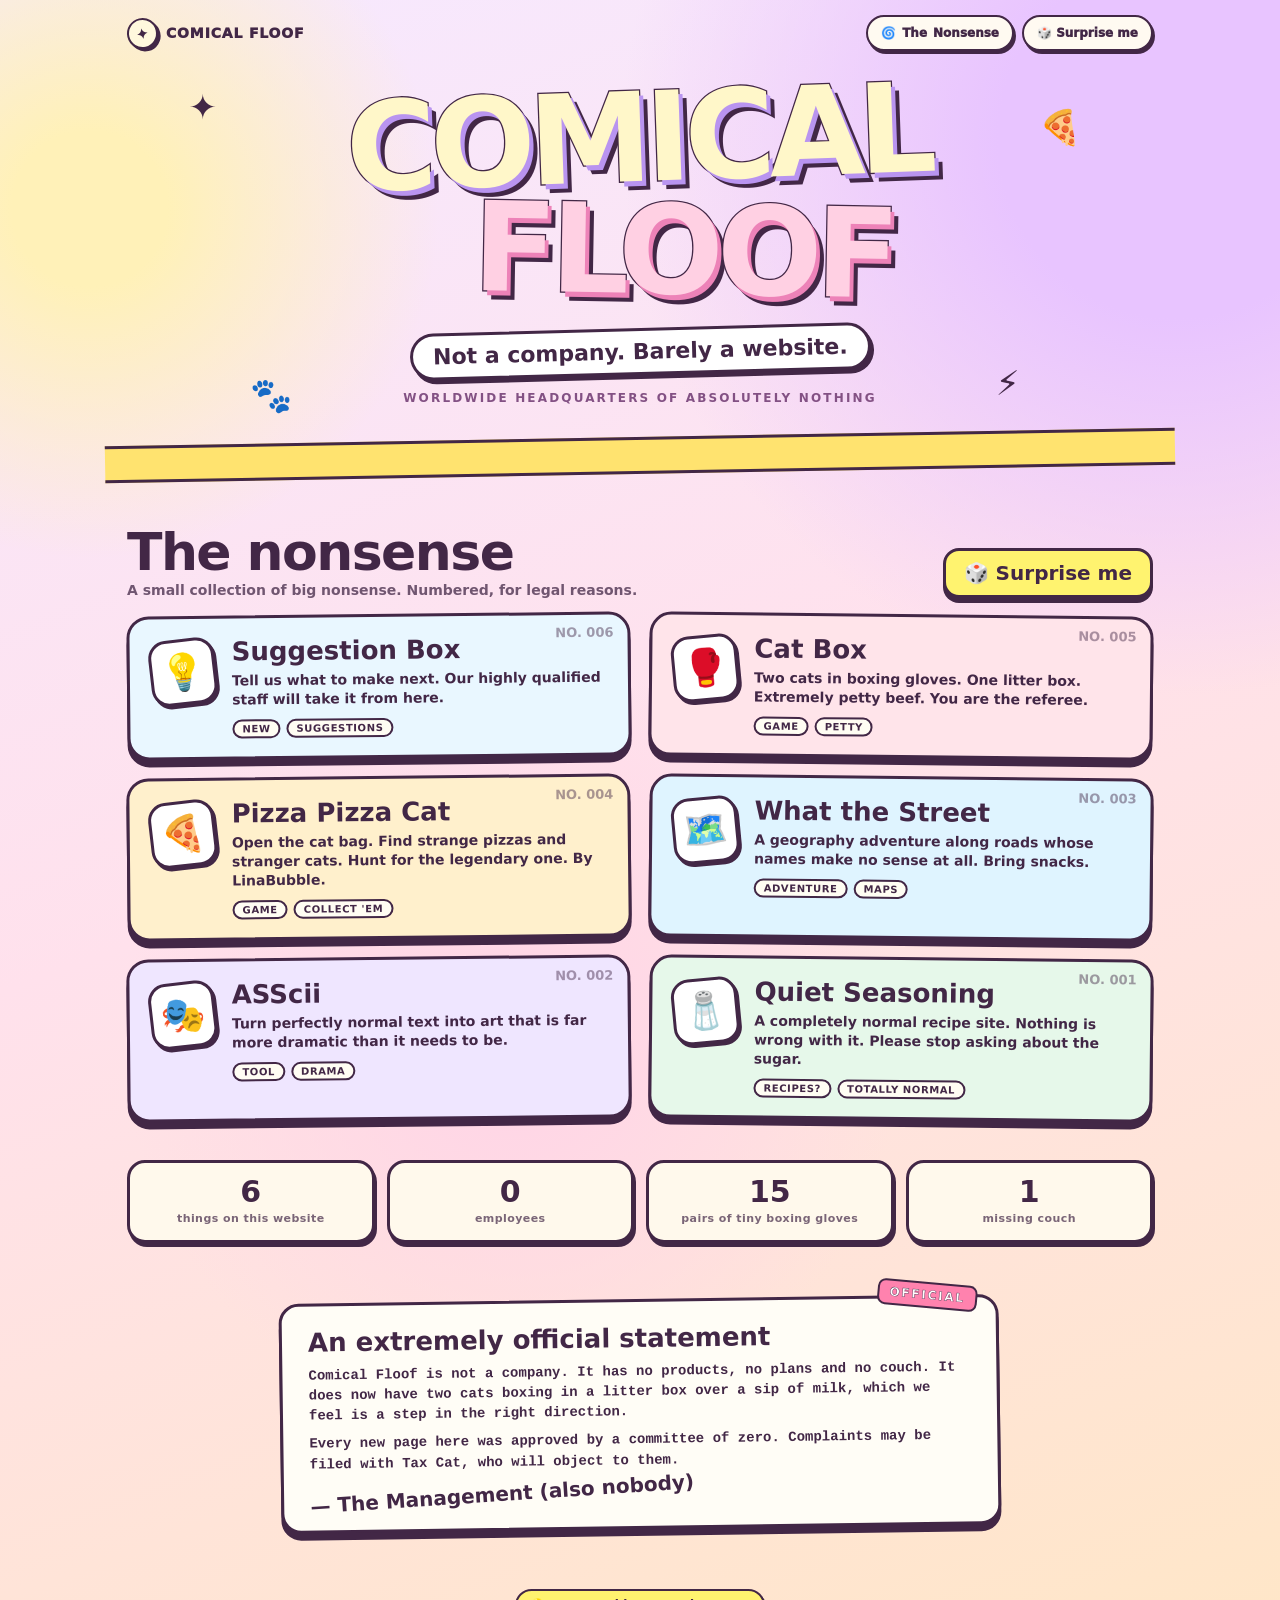
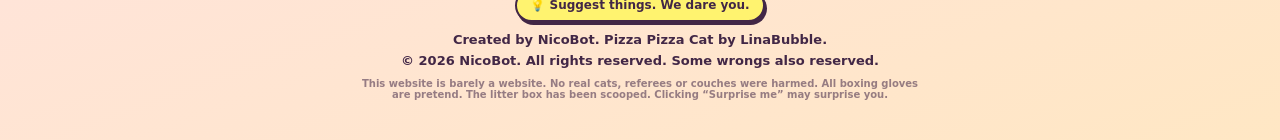
<file: index.html>
<!DOCTYPE html>
<html lang="en">
<head>
<meta charset="utf-8">
<meta name="viewport" content="width=device-width, initial-scale=1, viewport-fit=cover">
<meta name="theme-color" content="#f6e9ff">
<meta name="description" content="Comical Floof: the very unofficial headquarters of important nonsense. A small collection of big nonsense.">
<title>Comical Floof ✦ Not a company. Barely a website.</title>
<style>
:root{--ink:#422746;--paper:#fff9ec;--pink:#ff82ae;--ease:cubic-bezier(.2,.85,.25,1)}
*{box-sizing:border-box}html{scroll-behavior:smooth}body{margin:0;color:var(--ink);font-family:'Nunito',system-ui,-apple-system,sans-serif;font-weight:800;background:radial-gradient(circle at 7% 12%,#fff1b8 0 4%,transparent 18%),radial-gradient(circle at 92% 8%,#e8c4ff 0 9%,transparent 28%),radial-gradient(circle at 40% 60%,#ffd6e6 0 5%,transparent 30%),linear-gradient(160deg,#f6e9ff 0%,#ffe1ec 45%,#ffe7c4 100%);overflow-x:hidden}
a{color:inherit}button{font:inherit;color:var(--ink);cursor:pointer}
.wrap{max-width:1070px;margin:0 auto;padding:15px 22px 40px}
.nav{display:flex;align-items:center;justify-content:space-between;gap:10px;margin-bottom:6px}.brand{display:flex;align-items:center;gap:8px;font-weight:1000;font-size:14px;letter-spacing:.06em;text-decoration:none}.brand-star{display:inline-grid;place-items:center;background:#fff8dd;width:31px;height:31px;border:2px solid var(--ink);border-radius:50%;box-shadow:2px 3px 0 var(--ink);transform:rotate(-13deg)}.nav-right{display:flex;gap:8px}.mini-btn{display:inline-flex;align-items:center;gap:6px;border:2.5px solid var(--ink);background:#fffaf1;border-radius:30px;box-shadow:2px 3px 0 var(--ink);padding:9px 13px;text-decoration:none;font-size:12px;font-weight:1000;transition:transform .1s}.mini-btn:hover,.mini-btn:focus-visible{transform:translateY(-2px)}.mini-btn:active{transform:translateY(2px);box-shadow:0 1px 0 var(--ink)}
.hero{text-align:center;padding:26px 0 10px;position:relative}.hero h1{font-family:'Baloo 2','Nunito',system-ui,sans-serif;font-size:clamp(60px,11vw,124px);font-weight:800;letter-spacing:-.055em;line-height:.9;margin:0;color:#fff7c9;-webkit-text-stroke:2.5px var(--ink);paint-order:stroke fill;text-shadow:4px 5px 0 #b994f0,8px 9px 0 var(--ink);transform:rotate(-2deg)}.hero h1 span{display:block;color:#ffd0e3;text-shadow:4px 5px 0 #ed82b8,8px 9px 0 var(--ink);transform:rotate(3deg) translateX(4%)}.tag{display:inline-block;margin:22px 0 0;font-size:clamp(15px,2.4vw,22px);background:#fff;border:3px solid var(--ink);border-radius:50px;padding:8px 20px;box-shadow:3px 4px 0 var(--ink);transform:rotate(-1.5deg)}.sub{font-size:12px;letter-spacing:.18em;text-transform:uppercase;color:#835184;margin:16px 0 0}.sticker{position:absolute;font-size:34px;pointer-events:none}.s1{left:6%;top:30px;animation:wiggle 2.2s infinite}.s2{right:7%;top:50px;animation:wiggle 2.7s infinite reverse}.s3{left:12%;bottom:0;animation:wiggle 3s infinite}.s4{right:13%;bottom:12px;animation:wiggle 2.4s infinite}
.ticker{margin:22px -22px 0;border-block:3px solid var(--ink);background:#ffe36f;overflow:hidden;white-space:nowrap;font-size:13px;letter-spacing:.06em;padding:8px 0;transform:rotate(-1deg)}.ticker div{display:inline-block;animation:tick 32s linear infinite;padding-left:100%}
.section-head{display:flex;align-items:end;justify-content:space-between;gap:14px;margin:52px 0 16px;flex-wrap:wrap}.section-head h2{font:800 clamp(34px,5vw,52px)/1 'Baloo 2',system-ui,sans-serif;margin:0;letter-spacing:-.03em}.section-head p{margin:4px 0 0;font-size:14px;opacity:.75}.surprise{border:3px solid var(--ink);border-radius:16px;background:#fff36f;box-shadow:0 5px 0 var(--ink);font:800 20px/1 'Baloo 2',system-ui,sans-serif;padding:12px 18px}.surprise:hover{transform:translateY(-2px) rotate(-2deg)}.surprise:active{transform:translateY(4px);box-shadow:0 1px 0 var(--ink)}
.grid{display:grid;grid-template-columns:repeat(2,1fr);gap:18px}.card{position:relative;display:flex;gap:16px;align-items:flex-start;text-decoration:none;background:var(--bg,#fff9ec);border:3.5px solid var(--ink);border-radius:22px;padding:20px 20px 18px;box-shadow:0 7px 0 var(--ink);transition:transform .15s var(--ease),box-shadow .15s}.card.wide{grid-column:1/-1}.card:nth-child(odd){transform:rotate(-.6deg)}.card:nth-child(even){transform:rotate(.6deg)}.card:hover,.card:focus-visible{transform:translateY(-4px) rotate(0);box-shadow:0 11px 0 var(--ink)}.card:active{transform:translateY(3px);box-shadow:0 3px 0 var(--ink)}.card .num{position:absolute;right:14px;top:10px;font:800 13px 'Baloo 2',system-ui,sans-serif;opacity:.45}.card .icon{flex:none;width:66px;height:66px;display:grid;place-items:center;font-size:36px;background:#fff;border:3px solid var(--ink);border-radius:18px;box-shadow:2px 3px 0 var(--ink);transform:rotate(-6deg)}.card:hover .icon{animation:wiggle .5s ease-in-out 2}.card h3{margin:0;font:800 26px/1.05 'Baloo 2',system-ui,sans-serif}.card p{margin:6px 0 10px;font-size:14px;line-height:1.35;font-weight:700}.card .meta{display:flex;gap:6px;flex-wrap:wrap}.card .meta span{font-size:10px;letter-spacing:.06em;border:2px solid var(--ink);border-radius:30px;padding:2px 8px;background:#fffdf3}.card.hot .meta span:first-child{background:#ff82ae;color:#fff}
.notice{margin:56px auto 0;max-width:720px;background:#fffdf6;border:3px solid var(--ink);border-radius:20px;box-shadow:0 7px 0 var(--ink);padding:22px 26px;position:relative;transform:rotate(-.8deg)}.notice:before{content:'OFFICIAL';position:absolute;right:18px;top:-16px;font-size:12px;letter-spacing:.15em;background:#ff82ae;color:#fff;border:2.5px solid var(--ink);border-radius:8px;padding:4px 10px;transform:rotate(6deg);-webkit-text-stroke:.4px var(--ink)}.notice h2{margin:0 0 6px;font:800 26px/1.1 'Baloo 2',system-ui,sans-serif}.notice p{margin:8px 0 0;font-family:'Courier New',ui-monospace,monospace;font-weight:700;font-size:14px;line-height:1.45}.notice .sig{font-family:'Baloo 2',system-ui,sans-serif;font-size:20px;transform:rotate(-3deg);display:inline-block;margin-top:10px}
.stats{display:grid;grid-template-columns:repeat(4,1fr);gap:12px;margin-top:40px}.stat{text-align:center;background:#fff9ec;border:3px solid var(--ink);border-radius:18px;padding:14px 8px;box-shadow:2px 4px 0 var(--ink)}.stat b{display:block;font:800 30px/1 'Baloo 2',system-ui,sans-serif}.stat small{font-size:11px;opacity:.7;letter-spacing:.04em}
footer{text-align:center;margin-top:48px;font-size:13px}footer p{margin:6px 0}footer .fine{font-size:10px;opacity:.55;max-width:560px;margin:10px auto 0;font-weight:700}
@keyframes wiggle{0%,100%{transform:rotate(-10deg)}50%{transform:rotate(12deg)}}@keyframes tick{to{transform:translateX(-100%)}}@keyframes pulse{0%,100%{scale:1}50%{scale:1.08}}@keyframes spar-l{0%,100%{transform:translateX(0) rotate(-2deg)}45%{transform:translateX(14%) rotate(4deg)}55%{transform:translateX(10%) rotate(2deg)}}@keyframes spar-r{0%,100%{transform:translateX(0) rotate(2deg)}45%{transform:translateX(-14%) rotate(-4deg)}55%{transform:translateX(-10%) rotate(-2deg)}}@keyframes boom{0%,35%,70%,100%{opacity:0;scale:.4}45%{opacity:1;scale:1.3}60%{opacity:1;scale:1}}
@media(max-width:760px){.grid{grid-template-columns:1fr}.stats{grid-template-columns:repeat(2,1fr)}}
@media(max-width:520px){.wrap{padding:10px 12px 34px}.ticker{margin-inline:-12px}.mini-btn{font-size:11px;padding:8px 10px;white-space:nowrap}.mini-btn .lbl{display:none}.hero h1{font-size:62px}.sub{font-size:10px;letter-spacing:.12em}.s2{right:3%;top:8px}.s3,.s4{display:none}.s1{left:3%;top:8px}.brand{font-size:12px}.sticker{font-size:24px}.card{padding:16px 14px;gap:12px}.card .icon{width:54px;height:54px;font-size:28px}.card h3{font-size:22px}.notice{padding:18px}}
@media(prefers-reduced-motion:reduce){*,*:before,*:after{animation:none!important;transition:none!important}html{scroll-behavior:auto}}
</style>
<style>.cf-suggest{display:inline-block;margin:12px 4px 4px;padding:7px 13px;border:2px solid #422746;border-radius:30px;background:#fff36f;color:#422746!important;font:800 12px/1.2 system-ui,-apple-system,"Segoe UI",sans-serif;letter-spacing:0;text-decoration:none!important;text-transform:none;box-shadow:2px 3px 0 #422746;animation:cfwob 2.6s ease-in-out infinite;white-space:nowrap}.cf-suggest:hover,.cf-suggest:focus-visible{animation-duration:.45s}@keyframes cfwob{0%,100%{transform:rotate(-3deg)}50%{transform:rotate(3deg)}}@media(prefers-reduced-motion:reduce){.cf-suggest{animation:none}}</style>
</head>
<body>
<div class="wrap">
  <header class="nav">
    <a class="brand" href="index.html"><span class="brand-star">✦</span> COMICAL FLOOF</a>
    <div class="nav-right"><a class="mini-btn" href="#projects">🌀<span class="lbl"> The</span> Nonsense</a><button class="mini-btn" type="button" data-surprise>🎲 Surprise me</button></div>
  </header>

  <section class="hero">
    <span class="sticker s1">✦</span><span class="sticker s2">🍕</span><span class="sticker s3">🐾</span><span class="sticker s4">⚡</span>
    <h1>COMICAL<span>FLOOF</span></h1>
    <p class="tag">Not a company. Barely a website.</p>
    <p class="sub">Worldwide headquarters of absolutely nothing</p>
  </section>

  <div class="ticker" aria-hidden="true"><div>🚨 BREAKING: TWO CATS IN BOXING GLOVES SQUARE OFF IN LITTER BOX ✦ DISPUTE CONCERNS ONE (1) SIP OF MILK ✦ ICE TRAY STILL EMPTY ✦ COUCH STILL MISSING ✦ PIZZA PIZZA CAT SIGHTED, UNCONFIRMED ✦ LOCAL ROAD NAMES REMAIN CONFUSING ✦ RECIPE SITE INSISTS IT IS NORMAL ✦ THIS TICKER HAS NO SOURCES ✦</div></div>

  <section id="projects">
    <div class="section-head">
      <div><h2>The nonsense</h2><p>A small collection of big nonsense. Numbered, for legal reasons.</p></div>
      <button class="surprise" type="button" data-surprise>🎲 Surprise me</button>
    </div>
    <div class="grid">
      <a class="card" href="suggestionbox.html" style="--bg:#e9f7ff"><span class="num">NO. 006</span><span class="icon">💡</span><div><h3>Suggestion Box</h3><p>Tell us what to make next. Our highly qualified staff will take it from here.</p><div class="meta"><span>NEW</span><span>SUGGESTIONS</span></div></div></a>
      <a class="card" href="catbox.html" style="--bg:#ffe4ea"><span class="num">NO. 005</span><span class="icon">🥊</span><div><h3>Cat Box</h3><p>Two cats in boxing gloves. One litter box. Extremely petty beef. You are the referee.</p><div class="meta"><span>GAME</span><span>PETTY</span></div></div></a>
      <a class="card" href="pizzapizzacat.html" style="--bg:#fff0cc"><span class="num">NO. 004</span><span class="icon">🍕</span><div><h3>Pizza Pizza Cat</h3><p>Open the cat bag. Find strange pizzas and stranger cats. Hunt for the legendary one. By LinaBubble.</p><div class="meta"><span>GAME</span><span>COLLECT 'EM</span></div></div></a>
      <a class="card" href="whatthestreet.html" style="--bg:#dff4ff"><span class="num">NO. 003</span><span class="icon">🗺️</span><div><h3>What the Street</h3><p>A geography adventure along roads whose names make no sense at all. Bring snacks.</p><div class="meta"><span>ADVENTURE</span><span>MAPS</span></div></div></a>
      <a class="card" href="asscii.html" style="--bg:#efe6ff"><span class="num">NO. 002</span><span class="icon">🎭</span><div><h3>ASScii</h3><p>Turn perfectly normal text into art that is far more dramatic than it needs to be.</p><div class="meta"><span>TOOL</span><span>DRAMA</span></div></div></a>
      <a class="card" href="quietseasoning.html" style="--bg:#e6f8ea"><span class="num">NO. 001</span><span class="icon">🧂</span><div><h3>Quiet Seasoning</h3><p>A completely normal recipe site. Nothing is wrong with it. Please stop asking about the sugar.</p><div class="meta"><span>RECIPES?</span><span>TOTALLY NORMAL</span></div></div></a>
    </div>
  </section>

  <div class="stats" aria-label="Completely made-up statistics">
    <div class="stat"><b>6</b><small>things on this website</small></div>
    <div class="stat"><b>0</b><small>employees</small></div>
    <div class="stat"><b>15</b><small>pairs of tiny boxing gloves</small></div>
    <div class="stat"><b>1</b><small>missing couch</small></div>
  </div>

  <section class="notice">
    <h2>An extremely official statement</h2>
    <p>Comical Floof is not a company. It has no products, no plans and no couch. It does now have two cats boxing in a litter box over a sip of milk, which we feel is a step in the right direction.</p>
    <p>Every new page here was approved by a committee of zero. Complaints may be filed with Tax Cat, who will object to them.</p>
    <span class="sig">— The Management (also nobody)</span>
  </section>

  <footer><a class="cf-suggest" href="suggestionbox.html">💡 Suggest things. We dare you.</a>
    <p>Created by <strong>NicoBot</strong>. Pizza Pizza Cat by <strong>LinaBubble</strong>.</p>
    <p>© 2026 NicoBot. All rights reserved. Some wrongs also reserved.</p>
    <p class="fine">This website is barely a website. No real cats, referees or couches were harmed. All boxing gloves are pretend. The litter box has been scooped. Clicking “Surprise me” may surprise you.</p>
  </footer>
</div>
<script>
(()=>{'use strict';
const pages=['suggestionbox.html','catbox.html','pizzapizzacat.html','whatthestreet.html','asscii.html','quietseasoning.html'];
document.querySelectorAll('[data-surprise]').forEach(b=>b.addEventListener('click',()=>{b.textContent='🎲 Rolling…';setTimeout(()=>{location.href=pages[Math.floor(Math.random()*pages.length)]},350)}));
})();
</script>
</body>
</html>
</file>
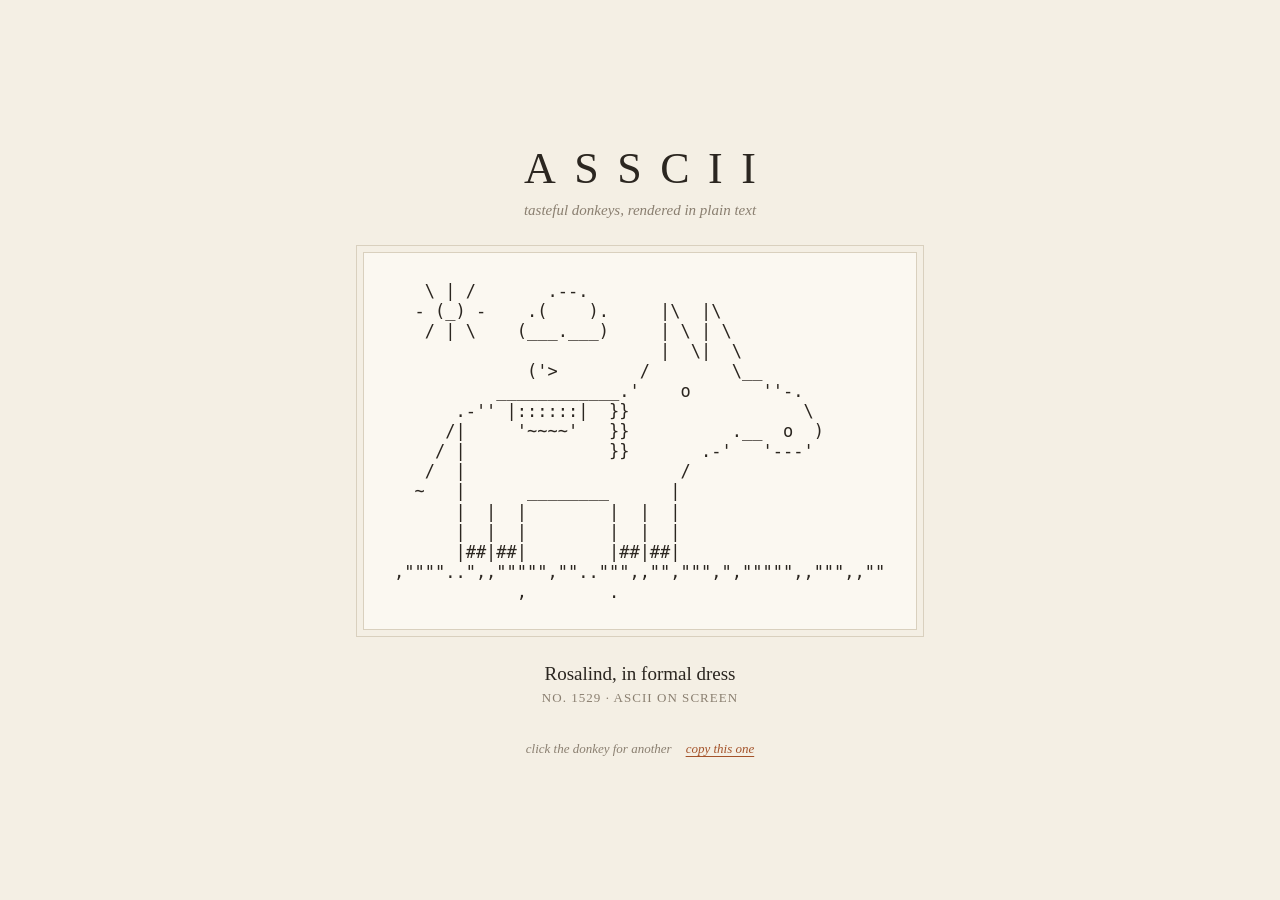
<file: Index.html>
<!DOCTYPE html>
<html lang="en">
<head>
<meta charset="utf-8">
<meta name="viewport" content="width=device-width, initial-scale=1">
<title>ASSCII</title>
<style>
  :root {
    --paper: #f4efe4;
    --mat: #fbf8f1;
    --ink: #2b2620;
    --soft: #8a7f70;
    --line: #d9d0be;
    --accent: #a4532a;
  }
  @media (prefers-color-scheme: dark) {
    :root {
      --paper: #17150f;
      --mat: #1f1c15;
      --ink: #eadfc8;
      --soft: #8f866f;
      --line: #3a3528;
      --accent: #e0a070;
    }
  }
  * { box-sizing: border-box; }
  html, body { height: 100%; }
  body {
    margin: 0;
    background: var(--paper);
    color: var(--ink);
    font-family: Georgia, "Iowan Old Style", "Times New Roman", serif;
    display: flex;
    flex-direction: column;
    align-items: center;
    justify-content: center;
    gap: clamp(14px, 3vh, 28px);
    padding: 24px 12px;
  }
  header { text-align: center; }
  h1 {
    margin: 0;
    font-weight: 400;
    font-size: clamp(26px, 5vw, 44px);
    letter-spacing: 0.42em;
    margin-right: -0.42em; /* balance the trailing letter-space */
  }
  .tagline {
    margin: 8px 0 0;
    font-style: italic;
    color: var(--soft);
    font-size: clamp(12px, 1.8vw, 15px);
  }
  .frame {
    appearance: none;
    font: inherit;
    color: inherit;
    cursor: pointer;
    background: var(--mat);
    border: 1px solid var(--line);
    outline: 1px solid var(--line);
    outline-offset: 6px;
    padding: clamp(10px, 2.5vw, 28px) clamp(8px, 2.5vw, 30px);
    margin: 6px;
    overflow: hidden;
    -webkit-tap-highlight-color: transparent;
  }
  .frame:focus-visible { outline: 2px solid var(--accent); outline-offset: 6px; }
  #donkey {
    margin: 0;
    font-family: ui-monospace, "SF Mono", Menlo, Consolas, "DejaVu Sans Mono", "Courier New", monospace;
    font-size: clamp(7px, 2.9vw, 17px);
    line-height: 1.18;
    white-space: pre;
    text-align: left;
    user-select: none;
    will-change: transform, opacity;
  }
  .plaque { text-align: center; min-height: 3.2em; }
  #title { margin: 0; font-size: clamp(15px, 2.4vw, 19px); }
  #meta {
    margin: 5px 0 0;
    color: var(--soft);
    font-size: clamp(11px, 1.6vw, 13px);
    letter-spacing: 0.08em;
    text-transform: uppercase;
  }
  footer {
    color: var(--soft);
    font-size: clamp(11px, 1.6vw, 13px);
    font-style: italic;
    display: flex;
    gap: 14px;
    align-items: center;
  }
  #copy {
    font: inherit;
    color: var(--accent);
    background: none;
    border: 0;
    padding: 0;
    cursor: pointer;
    text-decoration: underline;
    text-underline-offset: 3px;
  }
</style>
</head>
<body>
  <header>
    <h1>ASSCII</h1>
    <p class="tagline">tasteful donkeys, rendered in plain text</p>
  </header>

  <button class="frame" id="frame" aria-label="Donkey portrait. Activate for a new donkey.">
    <pre id="donkey" aria-hidden="true"></pre>
  </button>

  <div class="plaque" aria-live="polite">
    <p id="title"></p>
    <p id="meta"></p>
  </div>

  <footer>
    <span>click the donkey for another</span>
    <button id="copy" type="button">copy this one</button>
  </footer>

<script>
/* ============================================================
   ASSCII donkey generator
   Each donkey is assembled on a character grid from hand-drawn
   parts (pose, ears, mane, tail, legs, extras, scenery), drawn
   facing right, then optionally mirrored.
   ============================================================ */
var ASSCII = (function () {
  var W = 48, H = 16;          // canvas size in characters
  var OX = 1;                  // donkey x offset on the canvas

  function pick(a) { return a[Math.floor(Math.random() * a.length)]; }
  function chance(p) { return Math.random() < p; }

  function blank() {
    var g = [];
    for (var r = 0; r < H; r++) { g.push(new Array(W).fill(' ')); }
    return g;
  }
  // Draw rows of text at (row, col). Spaces are transparent unless solid.
  function put(g, row, col, lines, solid) {
    for (var i = 0; i < lines.length; i++) {
      for (var j = 0; j < lines[i].length; j++) {
        var ch = lines[i][j], r = row + i, c = col + j;
        if (r < 0 || r >= H || c < 0 || c >= W) continue;
        if (ch !== ' ' || solid) g[r][c] = ch;
      }
    }
  }

  /* ---------- poses (E = eye, M = mane) ---------- */
  var POSES = {
    standing: {
      top: 1,
      art: [
        "",
        "",
        "",
        "                       /        \\__",
        "         ____________.'    E       ''-.",
        "     .-''           MM                 \\",
        "     |              MM          .__  o  )",
        "     |              MM       .-'   '---'",
        "     |                     /",
        "     |      ________      |"
      ],
      back: 4,
      ears: { row: 0, col: 23, set: [
        ["   /|  /|", "  / | / |", " /  |/  |"],
        ["   /|", "  / |  ,--.", " /  | /  _.'"],
        ["  |\\  |\\", "  | \\ | \\", "  |  \\|  \\"]
      ] },
      mouth: { row: 7, col: 40 },
      fly: { row: 3, col: 42 }
    },
    grazing: {
      top: 5,
      art: [
        "         _______________",
        "     .-''               ''-.",
        "     |              MM        '.",
        "     |              MM          \\",
        "     |                MM         '     '.",
        "     |      ________       '.        E   \\",
        "                             \\            |",
        "                              '.     __  o )",
        "                                '---'  '--'"
      ],
      back: 0,
      ears: { row: 2, col: 34, set: [
        ["   /|/|", "  / / |"],
        [" |\\ |\\", " | \\| \\"]
      ] },
      mouth: null,
      fly: { row: 3, col: 43 }
    }
  };

  /* ---------- interchangeable parts ---------- */
  var EYES = ['o', 'o', 'o', 'O', '^', '-', '*', '='];
  var MANES = ['}}', '))', '%%', '||', '\\\\', '##'];

  // 22 wide, 3 tall; sits under the belly
  var LEGS = [
    ["|  |  |        |  |  |",
     "|  |  |        |  |  |",
     "|__|__|        |__|__|"],
    ["|  |  |        |  |  |",
     "|  |  |        |  |  |",
     "|##|##|        |##|##|"],
    ["|  |\\  \\      /  /|  |",
     "|  | \\  \\    /  / |  |",
     "|__|  \\__\\  /__/  |__|"],
    ["|  |  |        |  | /  /",
     "|  |  |        |  |/__/",
     "|__|__|        |__|"]
  ];

  // drawn so the last character of the first row touches the rump
  var TAILS = [
    ["    /", "   /", "  ~"],
    ["    /", "   /", "  /", " ~"],
    ["    {", "   {", "  {", "  *"],
    [" ~-._"]
  ];

  /* ---------- scenery ---------- */
  var SUN   = [" \\ | /", "- (_) -", " / | \\"];
  var MOON  = ["  .-,", " (  (", "  '-'"];
  var CLOUD = ["   .--.", " .(    ).", "(___.___)"];

  function scenery(g, pose, night) {
    var tall = pose === POSES.standing;
    if (night) {
      put(g, 0, 2 + Math.floor(Math.random() * 6), MOON);
      var n = 6 + Math.floor(Math.random() * 6);
      for (var i = 0; i < n; i++) {
        var r = Math.floor(Math.random() * 4);
        var c = Math.floor(Math.random() * (tall ? 22 : W));
        if (g[r][c] === ' ' && g[r][Math.max(0, c - 1)] === ' ' && g[r][Math.min(W - 1, c + 1)] === ' ') {
          g[r][c] = pick(['*', '.', '+', '.', "'"]);
        }
      }
    } else {
      var kind = pick(['sun', 'sun', 'cloud', 'both', 'none']);
      if (kind === 'sun' || kind === 'both') put(g, 0, 2 + Math.floor(Math.random() * 4), SUN);
      if (kind === 'cloud') put(g, 0, 3 + Math.floor(Math.random() * 8), CLOUD);
      if (kind === 'both') put(g, 0, 12, CLOUD);
      if (!tall && chance(0.6)) put(g, pick([0, 1]), 28 + Math.floor(Math.random() * 8), CLOUD);
      if (chance(0.35)) put(g, 3, 14 + Math.floor(Math.random() * 4), ["v  v"]);
    }
    // ground
    var gr = H - 2;
    for (var c2 = 0; c2 < W; c2++) {
      g[gr][c2] = pick(['"', '"', '"', ',', ',', '.']);
      if (chance(0.12)) g[gr + 1][c2] = pick(['.', ',', "'"]);
    }
  }

  /* ---------- extras ---------- */
  function extras(g, pose, top) {
    var list = [];
    if (chance(0.28)) {                      // saddle blanket
      put(g, top + pose.back + 1, OX + 10, ["|::::::|", " '~~~~'"], true);
      list.push('blanket');
    }
    if (chance(0.22)) {                      // small bird on the back
      put(g, top + pose.back - 1, OX + 12, ["('>"]);
      list.push('bird');
    }
    if (pose.mouth && chance(0.25)) {        // flower in the mouth
      put(g, top + pose.mouth.row, OX + pose.mouth.col, ["-<@"]);
      list.push('flower');
    } else if (chance(0.2)) {                // butterfly by the nose
      put(g, top + pose.fly.row - 1, OX + pose.fly.col, ["}|{"]);
      list.push('butterfly');
    }
    return list;
  }

  /* ---------- mirroring ---------- */
  var SWAP = { '/': '\\', '\\': '/', '(': ')', ')': '(', '<': '>', '>': '<', '{': '}', '}': '{' };
  function mirror(g) {
    return g.map(function (row) {
      return row.slice().reverse().map(function (ch) { return SWAP[ch] || ch; });
    });
  }

  /* ---------- names and captions ---------- */
  var NAMES = ["Clementine", "Bartholomew", "Juniper", "Winifred", "Augustin", "Marigold", "Thaddeus",
    "Beatrix", "Cornelius", "Philippa", "Ignatius", "Rosalind", "Barnaby", "Ottoline", "Leopold",
    "Henrietta", "Montgomery", "Persimmon", "Algernon", "Dulcinea", "Sancho", "Figaro", "Esmeralda",
    "Horatio", "Mirabelle", "Tobias", "Wilhelmina", "Fitzgerald", "Odalys", "Benedetto"];
  var DOING = {
    standing: ["contemplating oats", "in repose", "awaiting the post", "considering the horizon",
      "at the edge of the meadow", "unbothered", "after a long day", "with quiet dignity",
      "pretending not to notice you", "thinking about hay", "having declined to move"],
    grazing: ["at luncheon", "sampling the clover", "among the good grass", "taking a light supper",
      "inspecting the lawn", "dining alone", "reviewing the meadow"],
    night: ["by moonlight", "beneath the stars", "keeping late hours", "nocturne"],
    bird: ["with a small friend", "and companion"],
    flower: ["bearing a flower", "feeling romantic"],
    butterfly: ["with visitor", "and the butterfly"],
    blanket: ["in formal dress", "dressed for the occasion"]
  };

  function generate() {
    var poseName = chance(0.7) ? 'standing' : 'grazing';
    var pose = POSES[poseName];
    var top = pose.top;
    var night = chance(0.3);
    var g = blank();

    scenery(g, pose, night);

    // body
    var eye = pick(EYES), mane = pick(MANES);
    var art = pose.art.map(function (line) {
      return line.replace(/MM/g, mane).replace('E', eye);
    });
    put(g, top, OX, art);

    // ears, legs, tail
    put(g, top + pose.ears.row, OX + pose.ears.col, pick(pose.ears.set));
    var bodyRows = poseName === 'standing' ? 10 : 6;
    put(g, top + bodyRows, OX + 5, pick(poseName === 'standing' ? LEGS : LEGS.slice(0, 3)), true);
    var tailRow = poseName === 'standing' ? 6 : 2;
    put(g, top + tailRow, OX, pick(TAILS));

    var ex = extras(g, pose, top);
    if (chance(0.5)) g = mirror(g);

    // caption
    var pool = DOING[poseName];
    if (night && chance(0.5)) pool = DOING.night;
    if (ex.length && chance(0.6)) pool = DOING[pick(ex)];
    var number = String(1 + Math.floor(Math.random() * 9999)).padStart(4, '0');

    return {
      text: g.map(function (row) { return row.join('').replace(/\s+$/, ''); }).join('\n'),
      title: pick(NAMES) + ', ' + pick(pool),
      meta: 'No. ' + number + ' · ASCII on screen'
    };
  }

  return { generate: generate, W: W, H: H };
})();

/* ============================================================
   Page behaviour
   ============================================================ */
if (typeof document !== 'undefined') {
  (function () {
    var pre = document.getElementById('donkey');
    var frame = document.getElementById('frame');
    var title = document.getElementById('title');
    var meta = document.getElementById('meta');
    var copy = document.getElementById('copy');
    var busy = false, current = null;

    function show() {
      current = ASSCII.generate();
      // pad rows so the frame keeps a constant size
      pre.textContent = current.text.split('\n').map(function (l) {
        return l.padEnd(ASSCII.W, ' ');
      }).join('\n');
      title.textContent = current.title;
      meta.textContent = current.meta;
    }

    function next() {
      if (busy) return;
      var calm = window.matchMedia && window.matchMedia('(prefers-reduced-motion: reduce)').matches;
      if (!pre.animate) { show(); return; }
      busy = true;
      var D = calm ? 400 : 850;
      var frames = calm
        ? [{ opacity: 1 }, { opacity: 0, offset: 0.5 }, { opacity: 1 }]
        : [
            { transform: 'rotate(0deg) scale(1)', opacity: 1 },
            { transform: 'rotate(360deg) scale(0.12)', opacity: 0.2, offset: 0.5 },
            { transform: 'rotate(720deg) scale(1)', opacity: 1 }
          ];
      var anim = pre.animate(frames, { duration: D, easing: 'ease-in-out' });
      setTimeout(show, D / 2);
      anim.onfinish = anim.oncancel = function () { busy = false; };
    }

    frame.addEventListener('click', next);

    copy.addEventListener('click', function () {
      if (!current) return;
      var done = function (msg) {
        copy.textContent = msg;
        setTimeout(function () { copy.textContent = 'copy this one'; }, 1400);
      };
      if (navigator.clipboard && navigator.clipboard.writeText) {
        navigator.clipboard.writeText(current.text).then(
          function () { done('copied'); },
          function () { done('copy failed'); }
        );
      } else {
        done('copy unavailable');
      }
    });

    show();
  })();
}
if (typeof module !== 'undefined') { module.exports = ASSCII; }
</script>
</body>
</html>
</file>
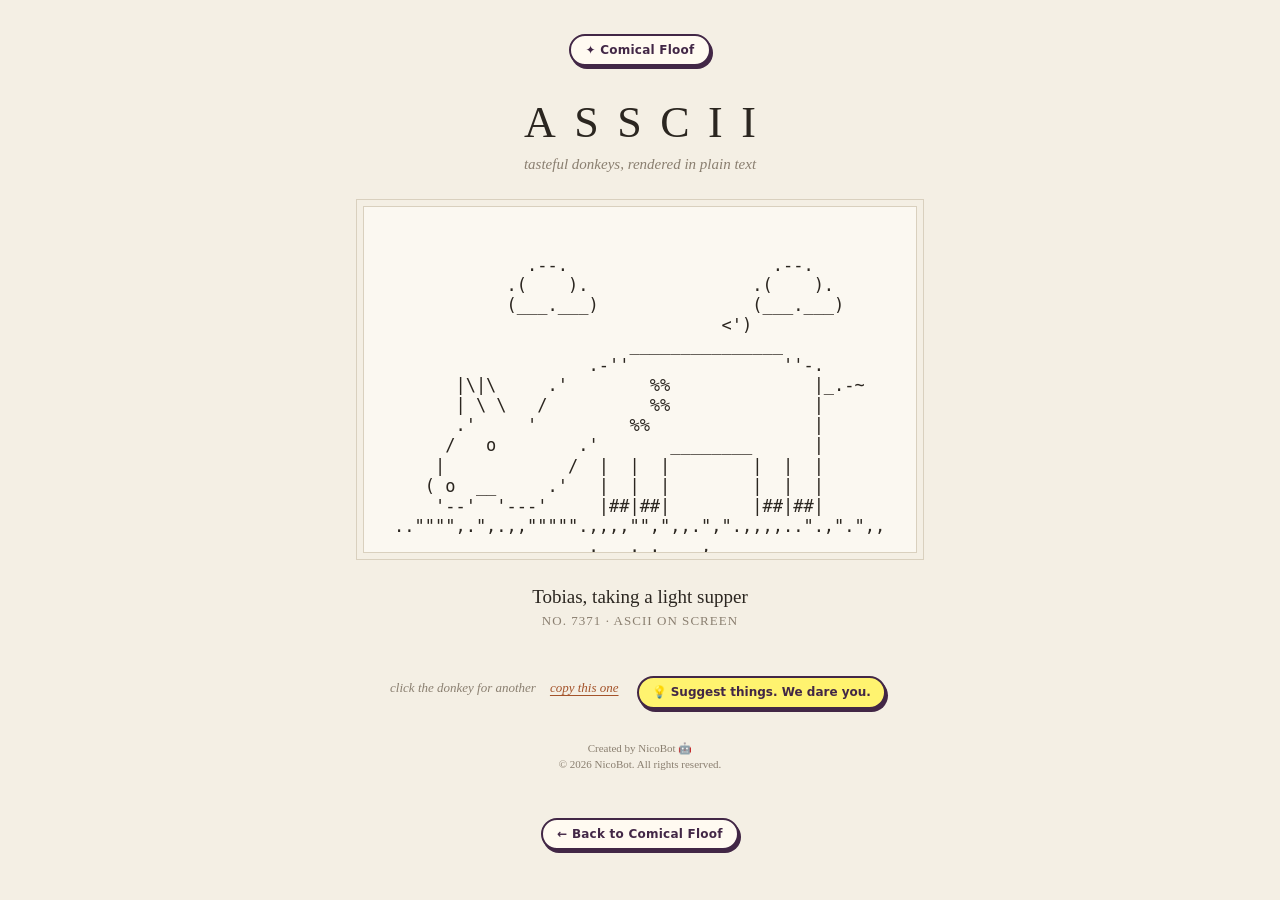
<file: asscii.html>
<!DOCTYPE html>
<!-- ASScii — Created by NicoBot. © 2026 NicoBot. All rights reserved in original copyrightable contributions. -->
<html lang="en">
<head>
<meta charset="utf-8">
<meta name="viewport" content="width=device-width, initial-scale=1">
<title>ASSCII</title>
<style>
  :root {
    --paper: #f4efe4;
    --mat: #fbf8f1;
    --ink: #2b2620;
    --soft: #8a7f70;
    --line: #d9d0be;
    --accent: #a4532a;
  }
  @media (prefers-color-scheme: dark) {
    :root {
      --paper: #17150f;
      --mat: #1f1c15;
      --ink: #eadfc8;
      --soft: #8f866f;
      --line: #3a3528;
      --accent: #e0a070;
    }
  }
  * { box-sizing: border-box; }
  html, body { height: 100%; }
  body {
    margin: 0;
    background: var(--paper);
    color: var(--ink);
    font-family: Georgia, "Iowan Old Style", "Times New Roman", serif;
    display: flex;
    flex-direction: column;
    align-items: center;
    justify-content: center;
    gap: clamp(14px, 3vh, 28px);
    padding: 24px 12px;
  }
  header { text-align: center; }
  h1 {
    margin: 0;
    font-weight: 400;
    font-size: clamp(26px, 5vw, 44px);
    letter-spacing: 0.42em;
    margin-right: -0.42em; /* balance the trailing letter-space */
  }
  .tagline {
    margin: 8px 0 0;
    font-style: italic;
    color: var(--soft);
    font-size: clamp(12px, 1.8vw, 15px);
  }
  .frame {
    appearance: none;
    font: inherit;
    color: inherit;
    cursor: pointer;
    background: var(--mat);
    border: 1px solid var(--line);
    outline: 1px solid var(--line);
    outline-offset: 6px;
    padding: clamp(10px, 2.5vw, 28px) clamp(8px, 2.5vw, 30px);
    margin: 6px;
    overflow: hidden;
    -webkit-tap-highlight-color: transparent;
  }
  .frame:focus-visible { outline: 2px solid var(--accent); outline-offset: 6px; }
  #donkey {
    margin: 0;
    font-family: ui-monospace, "SF Mono", Menlo, Consolas, "DejaVu Sans Mono", "Courier New", monospace;
    font-size: clamp(7px, 2.9vw, 17px);
    line-height: 1.18;
    white-space: pre;
    text-align: left;
    user-select: none;
    will-change: transform, opacity;
  }
  .plaque { text-align: center; min-height: 3.2em; }
  #title { margin: 0; font-size: clamp(15px, 2.4vw, 19px); }
  #meta {
    margin: 5px 0 0;
    color: var(--soft);
    font-size: clamp(11px, 1.6vw, 13px);
    letter-spacing: 0.08em;
    text-transform: uppercase;
  }
  footer {
    color: var(--soft);
    font-size: clamp(11px, 1.6vw, 13px);
    font-style: italic;
    display: flex;
    gap: 14px;
    align-items: center;
  }
  .creator-credit { color: var(--soft); font: normal 11px/1.5 Georgia, "Iowan Old Style", "Times New Roman", serif; text-align: center; }
  #copy {
    font: inherit;
    color: var(--accent);
    background: none;
    border: 0;
    padding: 0;
    cursor: pointer;
    text-decoration: underline;
    text-underline-offset: 3px;
  }
</style>
<style>.cf-suggest{display:inline-block;margin:12px 4px 4px;padding:7px 13px;border:2px solid #422746;border-radius:30px;background:#fff36f;color:#422746!important;font:800 12px/1.2 system-ui,-apple-system,"Segoe UI",sans-serif;letter-spacing:0;text-decoration:none!important;text-transform:none;box-shadow:2px 3px 0 #422746;animation:cfwob 2.6s ease-in-out infinite;white-space:nowrap}.cf-suggest:hover,.cf-suggest:focus-visible{animation-duration:.45s}@keyframes cfwob{0%,100%{transform:rotate(-3deg)}50%{transform:rotate(3deg)}}@media(prefers-reduced-motion:reduce){.cf-suggest{animation:none}}</style>
<style>.cf-home{display:inline-block;margin:0;padding:7px 14px;border:2px solid #422746;border-radius:30px;background:#fffaf1;color:#422746!important;font:800 12px/1.2 system-ui,-apple-system,"Segoe UI",sans-serif;letter-spacing:.02em;text-decoration:none;box-shadow:2px 3px 0 #422746}.cf-home:hover{background:#fff36f}.cf-homebar{padding:10px 14px 4px;text-align:left;position:relative;z-index:30}.cf-homebar.bottom{text-align:center;padding:18px 14px 26px}</style>
</head>
<body>
<div class="cf-homebar"><a class="cf-home" href="index.html">✦ Comical Floof</a></div>
  <header>
    <h1>ASSCII</h1>
    <p class="tagline">tasteful donkeys, rendered in plain text</p>
  </header>

  <button class="frame" id="frame" aria-label="Donkey portrait. Activate for a new donkey.">
    <pre id="donkey" aria-hidden="true"></pre>
  </button>

  <div class="plaque" aria-live="polite">
    <p id="title"></p>
    <p id="meta"></p>
  </div>

  <footer>
    <span>click the donkey for another</span>
    <button id="copy" type="button">copy this one</button>
  <a class="cf-suggest" href="suggestionbox.html">💡 Suggest things. We dare you.</a></footer>
  <div class="creator-credit" aria-label="Creator credit">Created by NicoBot 🤖<br>© 2026 NicoBot. All rights reserved.</div>

<script>
/* ============================================================
   ASSCII donkey generator
   Each donkey is assembled on a character grid from hand-drawn
   parts (pose, ears, mane, tail, legs, extras, scenery), drawn
   facing right, then optionally mirrored.
   ============================================================ */
var ASSCII = (function () {
  var W = 48, H = 16;          // canvas size in characters
  var GROUND = H - 2;          // first ground row; art rests on the row above

  function pick(a) { return a[Math.floor(Math.random() * a.length)]; }
  function chance(p) { return Math.random() < p; }
  function rand(lo, hi) { return lo + Math.floor(Math.random() * (hi - lo + 1)); }

  function blank() {
    var g = [];
    for (var r = 0; r < H; r++) { g.push(new Array(W).fill(' ')); }
    return g;
  }
  // Draw rows of text at (row, col). Spaces are transparent unless solid.
  function put(g, row, col, lines, solid) {
    for (var i = 0; i < lines.length; i++) {
      for (var j = 0; j < lines[i].length; j++) {
        var ch = lines[i][j], r = row + i, c = col + j;
        if (r < 0 || r >= H || c < 0 || c >= W) continue;
        if (ch !== ' ' || solid) g[r][c] = ch;
      }
    }
  }
  // True if a w-by-h box at (row, col) stays clear of everything drawn so far.
  function free(g, row, col, w, h, margin) {
    if (row < 0 || col < 0 || col + w > W || row + h > GROUND) return false;
    for (var r = row; r < row + h; r++) {
      var lo = -1, hi = -1;
      for (var c = 0; c < W; c++) { if (g[r][c] !== ' ') { if (lo < 0) lo = c; hi = c; } }
      if (lo >= 0 && col <= hi + margin && col + w - 1 >= lo - margin) return false;
    }
    return true;
  }
  function width(lines) { return Math.max.apply(null, lines.map(function (l) { return l.length; })); }
  // Try random spots for a piece of scenery; draw it at the first clear one.
  function place(g, lines, rowLo, rowHi, margin) {
    var w = width(lines);
    for (var i = 0; i < 30; i++) {
      var r = rand(rowLo, rowHi), c = rand(0, W - w);
      if (free(g, r, c, w, lines.length, margin)) { put(g, r, c, lines); return true; }
    }
    return false;
  }

  /* ---------- shared parts ---------- */
  var EYES = ['o', 'o', 'o', 'O', '^', '-', '*', '='];
  var MANES = ['}}', '))', '%%', '||', '\\\\', '##'];

  var EARS_TALL = [
    ["   /|  /|", "  / | / |", " /  |/  |"],
    ["   /|", "  / |  ,--.", " /  | /  _.'"],
    ["  |\\  |\\", "  | \\ | \\", "  |  \\|  \\"]
  ];
  var LEGS = [
    ["|  |  |        |  |  |",
     "|  |  |        |  |  |",
     "|__|__|        |__|__|"],
    ["|  |  |        |  |  |",
     "|  |  |        |  |  |",
     "|##|##|        |##|##|"],
    ["|  |\\  \\      /  /|  |",
     "|  | \\  \\    /  / |  |",
     "|__|  \\__\\  /__/  |__|"],
    ["|  |  |        |  | /  /",
     "|  |  |        |  |/__/",
     "|__|__|        |__|"]
  ];
  // drawn so the last character of the first row touches the rump
  var TAILS = [
    ["    /", "   /", "  ~"],
    ["    /", "   /", "  /", " ~"],
    ["    {", "   {", "  {", "  *"],
    [" ~-._"]
  ];

  /* ---------- poses (drawn facing right; E = eye, M = mane) ----------
     rows:  number of canvas rows the pose occupies (it sits on the ground)
     x:     [min, max] horizontal offset
     back:  art row of the back line, for things that sit on it        */
  var POSES = {
    standing: {
      weight: 30, rows: 13, x: [1, 3], back: 4,
      art: [
        "", "", "",
        "                       /        \\__",
        "         ____________.'    E       ''-.",
        "     .-''           MM                 \\",
        "     |              MM          .__  o  )",
        "     |              MM       .-'   '---'",
        "     |                     /",
        "     |      ________      |"
      ],
      ears: { row: 0, col: 23, set: EARS_TALL },
      legs: { row: 10, col: 5, set: LEGS },
      tail: { row: 6, set: TAILS },
      mouth: { row: 7, col: 40 },
      fly: { row: 2, col: 41 }
    },
    grazing: {
      weight: 16, rows: 9, x: [1, 2], back: 0,
      art: [
        "         _______________",
        "     .-''               ''-.",
        "     |              MM        '.",
        "     |              MM          \\",
        "     |                MM         '     '.",
        "     |      ________       '.        E   \\",
        "                             \\            |",
        "                              '.     __  o )",
        "                                '---'  '--'"
      ],
      ears: { row: 2, col: 34, set: [
        ["   /|/|", "  / / |"],
        [" |\\ |\\", " | \\| \\"]
      ] },
      legs: { row: 6, col: 5, set: LEGS.slice(0, 3) },
      tail: { row: 2, set: TAILS },
      fly: { row: 2, col: 43 }
    },
    resting: {
      weight: 14, rows: 10, x: [1, 3], back: 4,
      art: [
        "", "", "",
        "                       /        \\__",
        "         ____________.'    E       ''-.",
        "     .-''           MM                 \\",
        "    /               MM          .__  o  )",
        " ~-(                MM       .-'   '---'",
        "    \\     __________       _/",
        "     '---(______(____'-----(_____)"
      ],
      ears: { row: 0, col: 23, set: EARS_TALL },
      mouth: { row: 7, col: 40 },
      fly: { row: 2, col: 41 }
    },
    sitting: {
      weight: 14, rows: 14, x: [1, 4], props: true,
      art: [
        "", "", "",
        "               /        \\__",
        "             .'    E       ''-.",
        "           .'MM                \\",
        "          / MM          .__  o  )",
        "         / MM        .-'   '---'",
        "        /           /",
        "      .'           |",
        "     /     .--.    | |",
        "    |     /    \\   | |",
        " ~-.|    |      |  | |",
        "    '.___|______|__|_|"
      ],
      ears: { row: 0, col: 15, set: EARS_TALL },
      mouth: { row: 7, col: 32 },
      fly: { row: 2, col: 33 }
    },
    portrait: {
      weight: 14, rows: 14, x: [8, 10], portrait: true,
      art: [
        "   /\\                    /\\",
        "  /  \\                  /  \\",
        " |    \\                /    |",
        " |     \\    MMMMMM    /     |",
        "  \\     '.__MMMMMM__.'     /",
        "   '.     /        \\     .'",
        "     '-._|  E    E  |_.-'",
        "         |          |",
        "         |          |",
        "          \\  .--.  /",
        "          | ( oo ) |",
        "           \\ '--' /",
        "       .----'----'----.",
        "      /                \\"
      ]
    },
    foal: {
      weight: 12, rows: 9, x: [3, 22], props: true, back: 3,
      art: [
        "            /| /|",
        "           / |/ |",
        "          /      \\_",
        "    _____.'  E     '.",
        "  .'    MM      _  o )",
        " ~|     MM   .-' '--'",
        "  |   ____   |",
        "  |  |    |  |",
        "  |__|    |__|"
      ],
      fly: { row: 2, col: 23 }
    }
  };
  var POSE_NAMES = Object.keys(POSES);
  function pickPose() {
    var total = 0, i;
    for (i = 0; i < POSE_NAMES.length; i++) total += POSES[POSE_NAMES[i]].weight;
    var n = Math.random() * total;
    for (i = 0; i < POSE_NAMES.length; i++) {
      n -= POSES[POSE_NAMES[i]].weight;
      if (n < 0) return POSE_NAMES[i];
    }
    return POSE_NAMES[0];
  }

  /* ---------- scenery ---------- */
  var SUN   = [" \\ | /", "- (_) -", " / | \\"];
  var MOON  = ["  .-,", " (  (", "  '-'"];
  var CLOUD = ["   .--.", " .(    ).", "(___.___)"];
  var PROPS = [
    [".------.", "|//////|", "'------'"],                                  // hay bale
    ["|--|--|--|", "|--|--|--|", "|  |  |  |"],                             // fence
    ["  .@@@.", " @@@@@@@", "  '@@@'", "    |", "    |"],                  // tree
    ["  ___", " |   |", " |oat|", " '---'"],                              // feed bucket
    [" \\|/", "--@--", "  |", " \\|"]                                      // tall flower
  ];

  function scenery(g, pose, night) {
    if (pose.props && chance(0.75)) {
      var prop = pick(PROPS);
      place(g, prop, GROUND - prop.length, GROUND - prop.length, 2);
    }
    if (night) {
      place(g, MOON, 0, 1, 1);
      for (var i = 0; i < 16; i++) {
        var r = rand(0, 5), c = rand(0, W - 1);
        if (free(g, r, c, 1, 1, 3)) g[r][c] = pick(['*', '.', '+', '.', "'"]);
      }
    } else {
      var kind = pick(['sun', 'sun', 'cloud', 'both', 'two', 'none']);
      if (kind === 'sun' || kind === 'both') place(g, SUN, 0, 1, 1);
      if (kind !== 'sun' && kind !== 'none') place(g, CLOUD, 0, 1, 2);
      if (kind === 'two') place(g, CLOUD, 0, 2, 2);
      if (chance(0.35)) place(g, ["v  v"], 1, 4, 3);
    }
    for (var c2 = 0; c2 < W; c2++) {
      g[GROUND][c2] = pick(['"', '"', '"', ',', ',', '.']);
      if (chance(0.12)) g[GROUND + 1][c2] = pick(['.', ',', "'"]);
    }
  }

  /* ---------- extras ---------- */
  function extras(g, pose, top, ox) {
    var list = [];
    if (pose.portrait) {
      var hat = pick(['straw', 'top', 'crown', null, null, null]);
      if (hat === 'straw') put(g, top + 2, ox + 8, ["   .------.", "_.'--------'._"], true);
      if (hat === 'top') put(g, top, ox + 10, [" .------.", " |      |", " |======|", "_|______|_"], true);
      if (hat === 'crown') put(g, top + 3, ox + 12, ["@*@*@*"], true);
      if (hat) list.push(hat);
      if (chance(0.3)) {
        var row = g[top + 6];
        put(g, top + 6, ox + 10, ["-(" + row[ox + 12] + ")--(" + row[ox + 17] + ")-"], true);
        list.push('specs');
      }
      if (chance(0.3)) { put(g, top + 12, ox + 12, ["{>o<}"], true); list.push('bowtie'); }
      return list;
    }
    if (pose.back !== undefined && pose !== POSES.foal) {
      var load = pick(['blanket', 'blanket', 'baskets', null, null, null, null]);
      if (load === 'blanket') put(g, top + pose.back + 1, ox + 10, ["|::::::|", " '~~~~'"], true);
      if (load === 'baskets') put(g, top + pose.back + 1, ox + 9, ["|######|", "|######|", "'------'"], true);
      if (load) list.push(load);
    }
    if (pose.back !== undefined && chance(0.22)) {
      put(g, top + pose.back - 1, ox + (pose === POSES.foal ? 5 : 12), ["('>"]);
      list.push('bird');
    }
    if (pose.mouth && chance(0.25)) {
      put(g, top + pose.mouth.row, ox + pose.mouth.col, ["-<@"]);
      list.push('flower');
    } else if (pose.fly && chance(0.2)) {
      put(g, top + pose.fly.row, ox + pose.fly.col, ["}|{"]);
      list.push('butterfly');
    }
    return list;
  }

  /* ---------- mirroring ---------- */
  var SWAP = { '/': '\\', '\\': '/', '(': ')', ')': '(', '<': '>', '>': '<', '{': '}', '}': '{' };
  function mirror(g) {
    return g.map(function (row) {
      return row.slice().reverse().map(function (ch) { return SWAP[ch] || ch; });
    });
  }

  /* ---------- names and captions ---------- */
  var NAMES = ["Clementine", "Bartholomew", "Juniper", "Winifred", "Augustin", "Marigold", "Thaddeus",
    "Beatrix", "Cornelius", "Philippa", "Ignatius", "Rosalind", "Barnaby", "Ottoline", "Leopold",
    "Henrietta", "Montgomery", "Persimmon", "Algernon", "Dulcinea", "Sancho", "Figaro", "Esmeralda",
    "Horatio", "Mirabelle", "Tobias", "Wilhelmina", "Fitzgerald", "Odalys", "Benedetto"];
  var DOING = {
    standing: ["contemplating oats", "in repose", "awaiting the post", "considering the horizon",
      "at the edge of the meadow", "unbothered", "after a long day", "with quiet dignity",
      "pretending not to notice you", "thinking about hay", "having declined to move"],
    grazing: ["at luncheon", "sampling the clover", "among the good grass", "taking a light supper",
      "inspecting the lawn", "dining alone", "reviewing the meadow"],
    resting: ["reclining", "at rest", "declining all invitations", "after luncheon",
      "observing a day of rest", "not to be disturbed", "in the long grass"],
    sitting: ["seated", "awaiting an explanation", "sitting for the artist", "at the recital",
      "holding the floor", "politely unconvinced"],
    portrait: ["a formal portrait", "study of the head", "facing the viewer", "full face",
      "the official likeness", "self-possessed"],
    foal: ["a young talent", "early work", "at four months", "the debutante", "small but certain",
      "first season"],
    night: ["by moonlight", "beneath the stars", "keeping late hours", "nocturne"],
    bird: ["with a small friend", "and companion"],
    flower: ["bearing a flower", "feeling romantic"],
    butterfly: ["with visitor", "and the butterfly"],
    blanket: ["in formal dress", "dressed for the occasion"],
    baskets: ["returning from market", "bearing provisions"],
    straw: ["in a good straw hat", "dressed for the garden party"],
    top: ["in evening dress", "on the way to the opera"],
    crown: ["crowned with flowers", "queen of the May"],
    specs: ["the scholar", "reading the fine print"],
    bowtie: ["black tie", "dressed for dinner"]
  };

  function generate() {
    var poseName = pickPose();
    var pose = POSES[poseName];
    var top = GROUND - pose.rows;
    var ox = rand(pose.x[0], pose.x[1]);
    var night = chance(0.3);
    var g = blank();

    // body
    var eye = pick(EYES), mane = pick(MANES);
    put(g, top, ox, pose.art.map(function (line) {
      return line.replace(/MM/g, mane).replace(/E/g, eye);
    }));
    if (pose.ears) put(g, top + pose.ears.row, ox + pose.ears.col, pick(pose.ears.set));
    if (pose.legs) put(g, top + pose.legs.row, ox + pose.legs.col, pick(pose.legs.set), true);
    if (pose.tail) put(g, top + pose.tail.row, ox, pick(pose.tail.set));

    var ex = extras(g, pose, top, ox);
    scenery(g, pose, night);
    if (chance(0.5)) g = mirror(g);

    // caption
    var pool = DOING[poseName];
    if (night && chance(0.4)) pool = DOING.night;
    if (ex.length && chance(0.6)) pool = DOING[pick(ex)];
    var number = String(1 + Math.floor(Math.random() * 9999)).padStart(4, '0');

    return {
      pose: poseName,
      text: g.map(function (row) { return row.join('').replace(/\s+$/, ''); }).join('\n'),
      title: pick(NAMES) + ', ' + pick(pool),
      meta: 'No. ' + number + ' \u00b7 ASCII on screen'
    };
  }

  return { generate: generate, W: W, H: H };
})();

/* ============================================================
   Page behaviour
   ============================================================ */
if (typeof document !== 'undefined') {
  (function () {
    var pre = document.getElementById('donkey');
    var frame = document.getElementById('frame');
    var title = document.getElementById('title');
    var meta = document.getElementById('meta');
    var copy = document.getElementById('copy');
    var busy = false, current = null;

    function show() {
      current = ASSCII.generate();
      // pad rows so the frame keeps a constant size
      pre.textContent = current.text.split('\n').map(function (l) {
        return l.padEnd(ASSCII.W, ' ');
      }).join('\n');
      title.textContent = current.title;
      meta.textContent = current.meta;
    }

    function next() {
      if (busy) return;
      var calm = window.matchMedia && window.matchMedia('(prefers-reduced-motion: reduce)').matches;
      if (!pre.animate) { show(); return; }
      busy = true;
      var D = calm ? 400 : 850;
      var frames = calm
        ? [{ opacity: 1 }, { opacity: 0, offset: 0.5 }, { opacity: 1 }]
        : [
            { transform: 'rotate(0deg) scale(1)', opacity: 1 },
            { transform: 'rotate(360deg) scale(0.12)', opacity: 0.2, offset: 0.5 },
            { transform: 'rotate(720deg) scale(1)', opacity: 1 }
          ];
      var anim = pre.animate(frames, { duration: D, easing: 'ease-in-out' });
      setTimeout(show, D / 2);
      anim.onfinish = anim.oncancel = function () { busy = false; };
    }

    frame.addEventListener('click', next);

    copy.addEventListener('click', function () {
      if (!current) return;
      var done = function (msg) {
        copy.textContent = msg;
        setTimeout(function () { copy.textContent = 'copy this one'; }, 1400);
      };
      if (navigator.clipboard && navigator.clipboard.writeText) {
        navigator.clipboard.writeText(current.text).then(
          function () { done('copied'); },
          function () { done('copy failed'); }
        );
      } else {
        done('copy unavailable');
      }
    });

    show();
  })();
}
if (typeof module !== 'undefined') { module.exports = ASSCII; }
</script>
<div class="cf-homebar bottom"><a class="cf-home" href="index.html">← Back to Comical Floof</a></div>
</body>
</html>
</file>
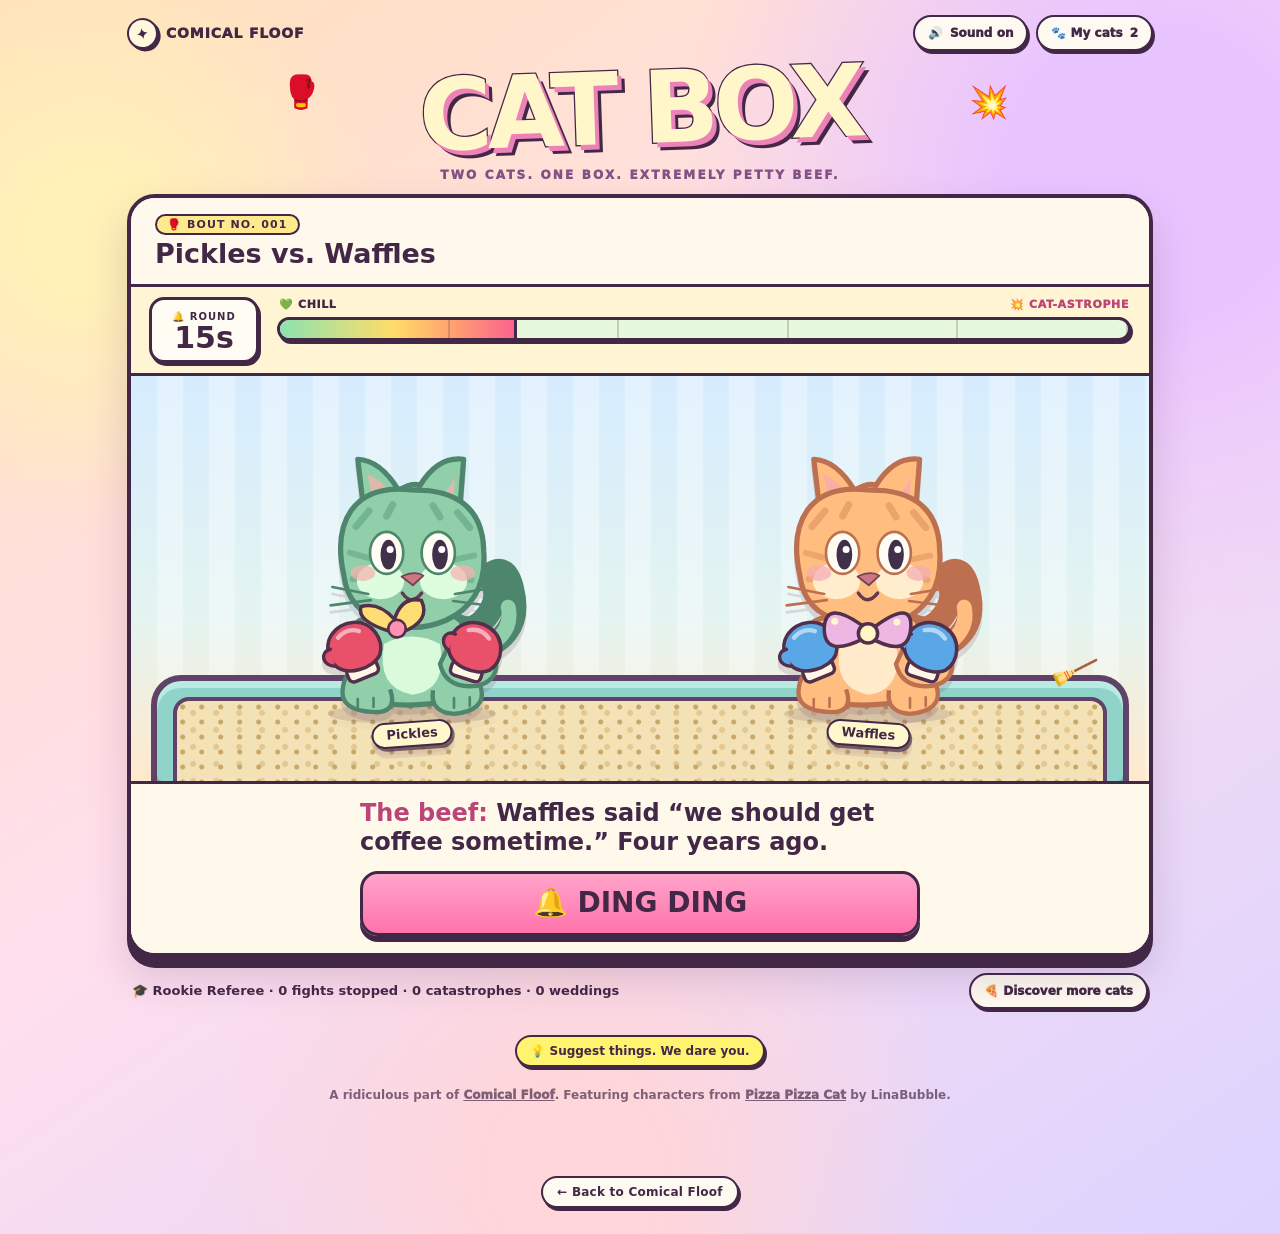
<file: catbox.html>
<!DOCTYPE html>
<html lang="en">
<head>
<meta charset="utf-8">
<meta name="viewport" content="width=device-width, initial-scale=1, viewport-fit=cover">
<meta name="theme-color" content="#f8d4e2">
<meta name="description" content="Cat Box: two cats in boxing gloves, one litter box, extremely petty beef. Part of the Comical Floof universe.">
<title>Cat Box ✦ Comical Floof</title>
<style>
:root{--ink:#422746;--plum:#58315d;--purple:#8251a1;--paper:#fff9eb;--pink:#ff82ae;--peach:#ffc783;--yellow:#ffe36f;--ease:cubic-bezier(.2,.85,.25,1)}
*{box-sizing:border-box}html{scroll-behavior:smooth}body{margin:0;min-height:100vh;color:var(--ink);font-family:'Nunito',system-ui,-apple-system,sans-serif;font-weight:800;background:radial-gradient(circle at 7% 19%,#fff1b8 0 4%,transparent 19%),radial-gradient(circle at 90% 14%,#e8c4ff 0 9%,transparent 30%),radial-gradient(circle at 45% 95%,#ffd6d9 0 6%,transparent 28%),linear-gradient(145deg,#ffe1ba 0%,#ffdfed 46%,#dcd3ff 100%);overflow-x:hidden}button{font:inherit;cursor:pointer;color:var(--ink)}a{color:inherit}.wrap{max-width:1070px;padding:15px 22px 48px;margin:0 auto;position:relative}.nav{display:flex;align-items:center;justify-content:space-between;gap:12px;margin-bottom:10px}.brand{display:flex;align-items:center;gap:8px;font-weight:1000;font-size:14px;letter-spacing:.06em;text-decoration:none}.brand-star{display:inline-grid;place-items:center;background:#fff8dd;width:31px;height:31px;border:2px solid var(--ink);border-radius:50%;box-shadow:2px 3px 0 var(--ink);transform:rotate(-13deg)}.nav-right{display:flex;align-items:center;gap:8px}.mini-btn{display:inline-flex;align-items:center;justify-content:center;gap:7px;border:2.5px solid var(--ink);background:#fffaf1;color:var(--ink);border-radius:30px;box-shadow:2px 3px 0 var(--ink);padding:9px 13px;text-decoration:none;font-size:12px;font-weight:1000;transition:transform .1s}.mini-btn:hover,.mini-btn:focus-visible{transform:translateY(-2px)}.mini-btn:active{transform:translateY(2px);box-shadow:0 1px 0 var(--ink)}
.head{position:relative;text-align:center;margin:0 0 12px}.head h1{font-family:'Baloo 2','Nunito',system-ui,sans-serif;font-size:clamp(58px,9vw,100px);font-weight:800;letter-spacing:-.055em;line-height:.96;margin:0;color:#fff7c9;-webkit-text-stroke:2.5px var(--ink);paint-order:stroke fill;text-shadow:4px 5px 0 #ed82b8,7px 8px 0 var(--ink);transform:rotate(-2deg)}.tiny-sticker{position:absolute;font-size:32px;pointer-events:none}.tiny-sticker.a{left:15%;top:12px;animation:wiggle 2.1s infinite}.tiny-sticker.b{right:14%;top:22px;animation:wiggle 2.6s infinite reverse}.byline{font-size:12px;letter-spacing:.18em;font-weight:1000;margin:11px 0 0;text-transform:uppercase;color:#835184}
.game{border:4px solid var(--ink);border-radius:28px;overflow:hidden;box-shadow:0 11px 0 var(--ink),0 20px 42px #58315d30;background:#fff9ed;position:relative}.game.shake{animation:shake .32s}.case-row{display:flex;align-items:center;justify-content:space-between;gap:16px;padding:15px 24px;background:#fff9ed;border-bottom:3px solid var(--ink)}.case-title{margin:0;font-family:'Baloo 2',system-ui,sans-serif;line-height:1.15;font-size:clamp(19px,2.5vw,27px)}.case-label{display:inline-block;font-size:11px;background:#ffe98d;border:2px solid var(--ink);padding:2px 10px;border-radius:50px;margin-bottom:3px;letter-spacing:.1em}.case-label.appeal{background:#ffb3c9}.claim{margin:3px 0 0;font-size:12px;font-weight:900;color:#8a4d7f}.round-pill{font-size:12px;white-space:nowrap;background:#f5dbff;border:2px solid var(--ink);border-radius:100px;padding:9px 12px;box-shadow:2px 3px 0 var(--ink)}
.hud{padding:10px 18px 10px;background:#fff5d5;border-bottom:3px solid var(--ink);display:grid;grid-template-columns:110px 1fr;gap:18px;align-items:center}.time{text-align:center;border:3px solid var(--ink);border-radius:15px;background:#fffdf3;box-shadow:2px 3px 0 var(--ink);padding:7px 0;line-height:1}.time strong{display:block;font-family:'Baloo 2',system-ui,sans-serif;font-size:30px;line-height:1}.time small{font-size:10px;letter-spacing:.1em}.meter-top{display:flex;justify-content:space-between;align-items:center;gap:10px;font-size:11px;font-weight:1000;letter-spacing:.055em;margin:0 2px 6px}.meter-top span:last-child{color:#bc4477}.meter-track{height:24px;border:3px solid var(--ink);border-radius:50px;overflow:hidden;background:#e7f9dc;box-shadow:2px 3px 0 var(--ink);position:relative}.meter-track:after{content:'';position:absolute;inset:0;background:repeating-linear-gradient(90deg,transparent 0,transparent calc(20% - 2px),#42274635 calc(20% - 2px),#42274635 20%);pointer-events:none}.meter-fill{height:100%;width:36%;border-right:3px solid var(--ink);background:linear-gradient(90deg,#8ce2b0,#ffdd69 48%,#ffa36f 73%,#fb638f);transition:width .09s linear}.danger-text{font-size:11px;font-weight:1000;text-align:center;letter-spacing:.03em;margin-top:6px;min-height:15px}.danger-text.danger{color:#ce365d}.danger-text.combo{color:#8251a1}
.arena{position:relative;height:clamp(310px,40vw,405px);overflow:hidden;touch-action:manipulation;background:repeating-linear-gradient(90deg,#ffffff00 0 26px,#ffffff55 26px 52px),linear-gradient(180deg,#d6ecff 0%,#e4f4f0 60%,#ffe9cc 100%);isolation:isolate;cursor:pointer;user-select:none;-webkit-user-select:none;-webkit-tap-highlight-color:transparent}.arena.is-warm{background:linear-gradient(180deg,#f3ceee,#ffe6cb 65%,#ffc6bc)}.arena.is-danger{background:linear-gradient(180deg,#ffbcca,#ffe2ad 70%,#ffb2aa)}.scene-sun{position:absolute;width:135px;height:135px;border-radius:50%;left:50%;top:31%;transform:translate(-50%,-50%);background:#ffed94;box-shadow:0 0 0 17px #fff8cc88,0 0 0 40px #ffed9470;z-index:0}.sun-face{position:absolute;left:50%;top:50%;transform:translate(-50%,-50%);font-size:48px;opacity:.6}.cloud{position:absolute;background:#fffafa;border:2.5px solid #70467f55;border-radius:60px;width:135px;height:40px;top:60px;left:16%;opacity:.75}.cloud:before,.cloud:after{content:'';position:absolute;background:#fffafa;border-radius:50%;border-top:2.5px solid #70467f55}.cloud:before{width:62px;height:55px;top:-30px;left:25px}.cloud:after{width:58px;height:45px;top:-17px;left:66px}.cloud.two{left:auto;right:5%;top:108px;transform:scale(.68);opacity:.7}.floor{position:absolute;z-index:1;bottom:-16px;left:2%;width:96%;height:122px;border:6px solid #604168;border-radius:30px 30px 12px 12px;background:#8fd3c9;box-shadow:inset 0 7px 0 #b8ebe2,inset 0 -10px 0 #6cb7ae}.floor:before{content:'';position:absolute;left:16px;right:16px;top:16px;bottom:0;border:4px solid #604168;border-bottom:0;border-radius:16px 16px 0 0;background:radial-gradient(circle at 30% 40%,#c9a86c 0 2px,transparent 3px) 0 0/19px 15px,radial-gradient(circle at 70% 70%,#e2c993 0 2.5px,transparent 3.5px) 0 0/23px 17px,#f3e2b6}.floor:after{content:'🧹';position:absolute;right:28px;top:-30px;font-size:34px;transform:rotate(18deg)}.arena-stamp{position:absolute;bottom:6px;left:50%;transform:translateX(-50%) rotate(-3deg);z-index:7;font-size:10px;white-space:nowrap;border:2px solid var(--ink);border-radius:30px;padding:5px 11px;background:#fff7c8;pointer-events:none}.doodle{position:absolute;z-index:0;font-size:22px;color:#fff6d2;text-shadow:2px 2px #c285be}.d1{top:20px;left:5%}.d2{top:15%;right:9%}.d3{top:48%;left:8%}.d4{top:46%;right:4%}
.half-hint{position:absolute;inset:0 50% 0 0;z-index:2;pointer-events:none;background:#fff0;transition:background .12s}.half-hint.r{inset:0 0 0 50%}.half-hint.flash{background:#ffffff55}
.speech{position:absolute;z-index:8;top:9px;min-height:58px;max-width:34%;display:grid;place-items:center;text-align:center;padding:8px 13px;border:3px solid var(--ink);border-radius:20px;background:#fffefa;box-shadow:3px 4px 0 #604168;font-family:'Baloo 2',system-ui,sans-serif;font-size:clamp(12px,1.9vw,19px);line-height:1.05}.speech:after{content:'';position:absolute;bottom:-11px;width:15px;height:15px;background:#fffefa;border-right:3px solid var(--ink);border-bottom:3px solid var(--ink);transform:rotate(45deg)}.speech.left{left:4%;transform:rotate(-4deg)}.speech.left:after{left:32%}.speech.right{right:4%;transform:rotate(4deg)}.speech.right:after{right:29%}.speech.pop{animation:speech-pop .35s var(--ease)}.speech.mad{background:#ffe1e8}
.fighter{position:absolute;z-index:4;bottom:34px;width:min(31%,245px);left:22%;transform:translateX(calc(-50% + var(--close,0px)));transition:transform .10s linear,opacity .2s,filter .2s;pointer-events:none;filter:drop-shadow(0 7px 0 #76516b30)}.fighter.right{left:78%;transform:translateX(calc(-50% - var(--close,0px)))}.catbody{width:100%;height:auto;display:block;overflow:visible;transform-origin:50% 85%;animation:cat-breathe 1.5s ease-in-out infinite}.fighter.right .catbody{animation-delay:-.3s}.fighter.angry .catbody{animation:angry-breathe .29s ease-in-out infinite}.fighter.windup .catbody{animation:windup .16s ease-in-out infinite}.fighter .paw-up{transform-origin:170px 240px;animation:paw-wiggle 2.5s ease-in-out infinite}.fighter.angry .paw-up,.fighter.windup .paw-up{animation:swat .3s ease-in-out infinite}.fighter .angry-face{opacity:0;transition:opacity .12s}.fighter.angry .angry-face,.fighter.windup .angry-face{opacity:1}.fighter.angry .happy-face,.fighter.windup .happy-face{opacity:0}.fighter.recoil .catbody{animation:recoil .23s ease-out !important}.fighter.lunge .catbody{animation:lunge .28s ease-out !important}.fighter .nametag{width:max-content;max-width:100%;margin:-4px auto 0;position:relative;z-index:8;background:#fff8cd;border:2.5px solid var(--ink);border-radius:100px;padding:4px 13px;text-align:center;box-shadow:2px 3px 0 #422746aa;font-size:13px;white-space:nowrap;overflow:hidden;text-overflow:ellipsis;transform:rotate(-4deg);line-height:1.1}.fighter .nametag small{display:block;font-size:8px;letter-spacing:.12em;opacity:.7}.fighter.right .nametag{transform:rotate(4deg)}
.tell{position:absolute;z-index:9;left:50%;top:-4%;font-size:clamp(34px,5vw,50px);line-height:1;transform:translateX(-50%) scale(0);transition:transform .12s var(--ease);filter:drop-shadow(2px 3px 0 var(--ink))}.fighter.windup .tell{transform:translateX(-50%) scale(1);animation:tell-bounce .25s ease-in-out infinite}
.shout{position:absolute;z-index:9;top:39%;left:50%;transform:translate(-50%,-50%);font-family:'Baloo 2',system-ui,sans-serif;font-size:42px;color:#ff577a;text-shadow:3px 3px var(--ink);opacity:0;pointer-events:none;white-space:nowrap}.shout.show{animation:shout .7s ease-out forwards}.particle{position:absolute;z-index:15;font-size:24px;left:var(--x);top:var(--y);pointer-events:none;animation:particle var(--dur,650ms) ease-out forwards}.flying{position:absolute;z-index:16;pointer-events:none;animation:float-up .9s ease-out forwards;font-family:'Baloo 2',system-ui,sans-serif;font-weight:900;font-size:24px;left:var(--x);top:var(--y);transform:translateX(-50%);white-space:nowrap;-webkit-text-stroke:2px var(--ink);paint-order:stroke fill;text-shadow:2px 3px 0 var(--ink)}.flying.good{color:#6ad69d}.flying.bad{color:#ff5d84}.flying.meh{color:#ffd34f}
.box-overlay{position:absolute;z-index:6;bottom:40px;left:50%;transform:translateX(-50%) scale(0);font-size:clamp(80px,13vw,120px);transition:transform .25s var(--ease);pointer-events:none;line-height:1}.box-overlay small{display:block;font-size:13px;text-align:center;background:#fff8cd;border:2px solid var(--ink);border-radius:30px;padding:2px 8px}.arena.boxed .box-overlay{transform:translateX(-50%) scale(1)}.arena.boxed .fighter{opacity:.15}.arena.frozen .fighter{filter:grayscale(1) drop-shadow(0 7px 0 #76516b30)}.laser{position:absolute;z-index:12;width:16px;height:16px;margin:-8px;border-radius:50%;background:#ff2a4a;box-shadow:0 0 12px 5px #ff2a4a88;animation:laser 1.4s ease-in-out forwards;pointer-events:none}
.arena-result{position:absolute;inset:0;z-index:20;display:none;align-items:center;justify-content:center;background:#fff8f1b8;backdrop-filter:blur(2px)}.arena-result.show{display:flex}.result-emblem{font-size:clamp(75px,15vw,140px);line-height:1;filter:drop-shadow(3px 7px 0 #6d4779);animation:result-enter .7s var(--ease) both}.result-emblem.spinning{animation:result-spin 1s ease-out 1}
.steno{display:flex;gap:10px;align-items:center;border-top:3px solid var(--ink);background:#fffdf6;padding:9px 16px;min-height:44px;text-align:left}.steno b{flex:none;font-size:10px;letter-spacing:.08em;background:#ffe98d;border:2px solid var(--ink);border-radius:30px;padding:2px 8px}.steno span{font-family:'Courier New',ui-monospace,monospace;font-weight:700;font-size:13px;line-height:1.25}.steno span.new{animation:type-in .35s ease-out}
.action-zone{background:#fff9ec;text-align:center;padding:15px 20px 17px;position:relative;border-top:3px solid var(--ink)}.action-hint{font-size:clamp(14px,2vw,18px);font-weight:1000;margin:0 0 9px}.primary{min-height:65px;max-width:560px;width:100%;border:3.5px solid var(--ink);border-radius:18px;background:linear-gradient(180deg,#ffa4cb 0%,#ff73ab 100%);box-shadow:0 6px 0 #422746;font-family:'Baloo 2',system-ui,sans-serif;font-size:clamp(20px,2.8vw,28px);font-weight:800;line-height:1.1;transition:transform .12s,box-shadow .12s,filter .12s;touch-action:manipulation}.primary:hover:not(:disabled){filter:saturate(1.2) brightness(1.03);transform:translateY(-2px)}.primary:active:not(:disabled){transform:translateY(5px);box-shadow:0 1px 0 var(--ink)}.primary:disabled{opacity:.62;cursor:default}.action-zone.playing .primary,.action-zone.done .primary,.action-zone.done .subline{display:none}.subline{font-size:11px;opacity:.73;margin:9px 0 0}
.controls{display:none;grid-template-columns:1fr 1fr;gap:10px;max-width:560px;margin:0 auto}.action-zone.playing .controls{display:grid}.boop{min-height:68px;border:3.5px solid var(--ink);border-radius:18px;background:linear-gradient(180deg,#ffa4cb,#ff73ab);box-shadow:0 6px 0 var(--ink);font:800 clamp(19px,3vw,26px)/1.05 'Baloo 2',system-ui,sans-serif;touch-action:manipulation;transition:transform .08s}.boop:active{transform:translateY(5px);box-shadow:0 1px 0 var(--ink)}.boop small{display:block;font-size:11px;font-family:'Nunito',system-ui,sans-serif;opacity:.7}
.items{display:none;gap:8px;justify-content:center;margin:12px auto 0;max-width:560px}.action-zone.playing .items{display:grid;grid-template-columns:repeat(3,1fr)}.item{border:2.5px solid var(--ink);border-radius:13px;background:#fff3a1;box-shadow:2px 4px 0 var(--ink);padding:8px 6px;font-size:14px;font-weight:1000;line-height:1.1;touch-action:manipulation}.item small{display:block;font-size:10px;opacity:.7;font-weight:900}.item:active:not(:disabled){transform:translateY(3px);box-shadow:0 1px 0 var(--ink)}.item:disabled{opacity:.38;cursor:default;box-shadow:none;text-decoration:line-through}
.verdict,.result-panel{display:none;border-top:3px solid var(--ink);padding:18px 21px 21px;background:#fff0c9;text-align:center}.verdict.show,.result-panel.show{display:block;animation:panel-in .3s ease}.verdict h2,.result-panel h2{margin:0;font:800 clamp(24px,3.5vw,34px)/1.05 'Baloo 2',system-ui,sans-serif}.verdict p{font-size:14px;margin:5px 0 13px}.verdict-choices{display:grid;grid-template-columns:repeat(2,1fr);gap:9px;margin-top:13px}.verdict-choices button{font-size:clamp(12px,1.6vw,16px);font-weight:1000;line-height:1.2;border:2.5px solid var(--ink);border-radius:13px;padding:12px 8px;min-height:64px;background:#fffdf5;box-shadow:2px 4px 0 var(--ink)}.verdict-choices button:hover{background:#ffd3e7;transform:translateY(-2px)}.result-panel{background:#e3f9ef}.result-panel.ouch{background:#fce2ec}.result-panel.love{background:#ffe4ef}.result-panel p{font-size:16px;font-weight:800;max-width:700px;margin:9px auto 6px}.result-panel .grudge{font-size:13px;color:#bc4477;margin:0 auto 14px;min-height:4px}.small-action{border:3px solid var(--ink);border-radius:13px;padding:11px 25px;box-shadow:2px 4px 0 var(--ink);background:#fff3a1;font:800 20px/1 'Baloo 2',system-ui,sans-serif}.small-action:hover{filter:brightness(1.05);transform:translateY(-2px)}.small-action:active{box-shadow:none;transform:translateY(3px)}
.below{display:flex;align-items:center;justify-content:space-between;gap:12px;padding:16px 5px 0;flex-wrap:wrap;font-size:13px}.score{display:flex;gap:9px;flex-wrap:wrap}.score>span{border:2.5px solid var(--ink);border-radius:50px;padding:7px 12px;background:#fff9ed;box-shadow:2px 3px 0 #694b74}.score .rank{background:#f5dbff}.footnote{font-size:12px;margin:17px auto 0;text-align:center;max-width:650px;opacity:.68}.footnote a{font-weight:1000}.fineprint{list-style:none;padding:0;margin:8px auto 0;max-width:620px;text-align:center;font-size:10px;opacity:.55;font-weight:700;line-height:1.5}.fineprint li:last-child{animation:panel-in .5s ease}.confetti-layer{position:fixed;inset:0;pointer-events:none;z-index:30;overflow:hidden}.confetti{position:absolute;top:-25px;left:var(--x);height:var(--size);width:calc(var(--size) * .57);background:var(--color);animation:confetti 1.9s ease-in forwards;animation-delay:var(--delay)}
.dialog{border:4px solid var(--ink);border-radius:23px;padding:0;max-width:min(95vw,760px);max-height:88dvh;box-shadow:0 14px 0 var(--ink),0 30px 80px #271f4f75;color:var(--ink);background:#fff9ee}.dialog::backdrop{background:#392145b8;backdrop-filter:blur(5px)}.dialog-head{background:#f8c9ed;display:flex;align-items:center;justify-content:space-between;padding:14px 21px;border-bottom:3px solid var(--ink)}.dialog-head h2{font:800 30px 'Baloo 2',system-ui,sans-serif;margin:0}.close{background:#fff9ee;border:2.5px solid var(--ink);border-radius:100px;width:42px;height:42px;font-size:22px;box-shadow:2px 3px 0 var(--ink)}.dialog-body{padding:18px 20px 22px;overflow-y:auto;max-height:calc(88dvh - 78px)}.dialog-copy{font-size:14px;margin:0 0 12px}.roster{display:grid;grid-template-columns:repeat(auto-fill,minmax(125px,1fr));gap:10px}.roster-card{min-height:153px;position:relative;display:flex;flex-direction:column;align-items:center;justify-content:flex-end;background:#fff2ca;border:2.5px solid var(--ink);border-radius:15px;padding:9px 6px;box-shadow:2px 3px 0 var(--ink);overflow:hidden;text-align:center}.roster-card svg{width:83px;height:92px;flex:none}.roster-card strong{font-size:12px;line-height:1.15}.roster-card small{font-size:10px;opacity:.7;font-weight:900;line-height:1.2;margin-top:2px}.roster-card.locked{background:#ede6f3}.roster-card.locked .shadow-cat{height:88px;display:grid;place-items:center;color:#a795b4;font-size:48px;filter:grayscale(1)}.roster-card.legend{background:linear-gradient(160deg,#ffe7a0,#e6c1ff)}.roster-card .tag{position:absolute;left:5px;top:5px;font-size:9px;padding:2px 6px;border-radius:30px;border:2px solid var(--ink);background:#ffe483}.collection-link{display:inline-block;margin-top:18px;padding:11px 16px;border:3px solid var(--ink);background:#ffc0d7;border-radius:14px;box-shadow:2px 4px 0 var(--ink);font-size:14px;text-decoration:none}
.arena.ready .speech{visibility:hidden}.casecard{max-width:560px;margin:0 auto 14px;text-align:left}.suing{margin:0;font:800 clamp(19px,2.6vw,24px)/1.2 'Baloo 2',system-ui,sans-serif}.suing b{color:#bc4477}.facts:empty{display:none}.facts{margin:8px 0 0;font-size:15px;line-height:1.4;font-weight:700}.power{margin:8px 0 0;font-size:13px;color:#8251a1}.power:empty{display:none}.action-zone.playing .casecard{display:none}.action-zone.done{display:none}.item{font-size:24px;padding:6px}.scoreline{margin:0;font-size:13px}.action-zone{border-top:3px solid var(--ink)}
@keyframes cat-breathe{0%,100%{transform:translateY(0) rotate(-1deg)}50%{transform:translateY(-5px) rotate(1deg)}}@keyframes angry-breathe{0%,100%{transform:translateX(-2px) rotate(-3deg)}50%{transform:translateX(2px) rotate(3deg)}}@keyframes windup{0%,100%{transform:scale(1.06,.93) rotate(-3deg)}50%{transform:scale(.97,1.05) rotate(3deg)}}@keyframes tell-bounce{0%,100%{translate:0 0}50%{translate:0 -8px}}@keyframes paw-wiggle{0%,75%,100%{transform:rotate(0)}85%{transform:rotate(-7deg)}}@keyframes swat{0%,100%{transform:rotate(2deg)}50%{transform:rotate(-26deg)}}@keyframes recoil{0%{transform:translateX(0) scale(1)}40%{transform:translateY(-28px) scale(.94) rotate(-8deg)}100%{transform:translate(0) scale(1)}}@keyframes lunge{0%{transform:translate(0)}45%{transform:translateY(-25px) rotate(7deg) scale(1.1)}100%{transform:translate(0)}}@keyframes wiggle{0%,100%{transform:rotate(-10deg)}50%{transform:rotate(14deg)}}@keyframes speech-pop{0%{scale:.8}65%{scale:1.09}100%{scale:1}}@keyframes shout{0%{opacity:0;transform:translate(-50%,-50%) scale(.4) rotate(-13deg)}23%{opacity:1;transform:translate(-50%,-50%) scale(1.4) rotate(7deg)}75%{opacity:1}100%{opacity:0;transform:translate(-50%,-100%) scale(1.2)}}@keyframes particle{0%{opacity:1;transform:translate(0,0) rotate(0) scale(.6)}100%{opacity:0;transform:translate(var(--dx),var(--dy)) rotate(var(--rot)) scale(1.35)}}@keyframes float-up{0%{opacity:0;translate:0 15px;scale:.7}25%{opacity:1;scale:1.15}100%{opacity:0;translate:0 -60px;scale:1}}@keyframes result-enter{0%{transform:scale(.2) rotate(-22deg);opacity:0}75%{transform:scale(1.2) rotate(8deg)}100%{transform:scale(1) rotate(0);opacity:1}}@keyframes result-spin{from{transform:rotate(-85deg) scale(.2)}to{transform:rotate(720deg) scale(1)}}@keyframes panel-in{from{transform:translateY(-10px);opacity:0}to{transform:translateY(0);opacity:1}}@keyframes confetti{0%{transform:translate3d(0,0,0) rotate(0);opacity:1}100%{transform:translate3d(var(--drift),110vh,0) rotate(750deg);opacity:0}}@keyframes shake{0%,100%{translate:0}20%{translate:-8px 3px}40%{translate:7px -4px}60%{translate:-5px 2px}80%{translate:4px 0}}@keyframes laser{0%{left:12%;top:72%}22%{left:82%;top:55%}45%{left:28%;top:42%}70%{left:72%;top:78%}100%{left:50%;top:62%;opacity:0}}@keyframes type-in{from{clip-path:inset(0 100% 0 0)}to{clip-path:inset(0 0 0 0)}}
@media(max-width:620px){.floor:after{font-size:26px;right:14px;top:-24px}.arena-stamp{font-size:8px;bottom:3px;padding:3px 8px}.claim{font-size:10px}.wrap{padding:9px 8px 33px}.nav{padding:0 4px;margin-bottom:11px}.brand{font-size:12px}.brand-star{height:28px;width:28px}.mini-btn{font-size:11px;padding:8px 10px}.head h1{font-size:65px}.head .tiny-sticker{font-size:25px}.tiny-sticker.a{left:8%}.tiny-sticker.b{right:8%}.byline{margin-top:9px;font-size:10px}.game{border-radius:22px;border-width:3px;box-shadow:0 7px 0 var(--ink),0 10px 20px #58315d32}.case-row{padding:11px 13px;gap:8px}.case-title{font-size:18px}.case-label{font-size:9px}.round-pill{padding:7px 8px;font-size:10px}.hud{grid-template-columns:74px 1fr;gap:10px;padding:9px 9px 7px}.time{padding:6px 0;border-width:2px}.time strong{font-size:23px}.meter-top{font-size:9px}.meter-track{height:21px}.danger-text{font-size:10px}.arena{height:345px}.speech{top:10px;min-height:50px;max-width:45%;font-size:13px;padding:8px 6px;border-width:2.5px}.speech.left{left:2%}.speech.right{right:2%}.fighter{width:44%;bottom:38px}.fighter.left{left:24%}.fighter.right{left:76%}.fighter .nametag{font-size:11px;padding:3px 9px;margin-top:-7px}.scene-sun{width:85px;height:85px;top:42%}.sun-face{font-size:27px}.floor{height:108px;bottom:-29px}.cloud{transform:scale(.65);top:72px;left:4%}.cloud.two{top:117px;right:-20px;transform:scale(.46)}.steno{padding:8px 10px}.steno span{font-size:12px}.action-zone{padding:12px 10px 14px}.action-hint{font-size:14px}.primary{min-height:61px;font-size:22px}.boop{min-height:64px}.verdict,.result-panel{padding:15px 12px 20px}.verdict-choices{grid-template-columns:1fr 1fr;gap:8px}.verdict-choices button{min-height:52px;font-size:15px}.below{padding-top:12px;gap:11px}.score>span{font-size:11px;padding:6px 8px}.dialog-body{padding:13px}.dialog-head h2{font-size:23px}.roster{grid-template-columns:repeat(3,minmax(0,1fr));gap:7px}.roster-card{min-height:133px}.roster-card svg{width:68px;height:78px}.roster-card strong{font-size:10px}}
@media(max-width:380px){.arena{height:325px}.head h1{font-size:59px}.fighter{width:47%}.speech{font-size:12px}.round-pill{font-size:9px}.meter-top{letter-spacing:0}.mini-btn{font-size:10px}.item{font-size:12px}}@media(prefers-reduced-motion:reduce){*,*:before,*:after{animation-duration:.001ms!important;transition-duration:.001ms!important;scroll-behavior:auto!important}.fighter.windup .tell{transform:translateX(-50%) scale(1)}}
</style>
<style>.cf-suggest{display:inline-block;margin:12px 4px 4px;padding:7px 13px;border:2px solid #422746;border-radius:30px;background:#fff36f;color:#422746!important;font:800 12px/1.2 system-ui,-apple-system,"Segoe UI",sans-serif;letter-spacing:0;text-decoration:none!important;text-transform:none;box-shadow:2px 3px 0 #422746;animation:cfwob 2.6s ease-in-out infinite;white-space:nowrap}.cf-suggest:hover,.cf-suggest:focus-visible{animation-duration:.45s}@keyframes cfwob{0%,100%{transform:rotate(-3deg)}50%{transform:rotate(3deg)}}@media(prefers-reduced-motion:reduce){.cf-suggest{animation:none}}</style>
<style>.cf-home{display:inline-block;margin:0;padding:7px 14px;border:2px solid #422746;border-radius:30px;background:#fffaf1;color:#422746!important;font:800 12px/1.2 system-ui,-apple-system,"Segoe UI",sans-serif;letter-spacing:.02em;text-decoration:none;box-shadow:2px 3px 0 #422746}.cf-home:hover{background:#fff36f}.cf-homebar{padding:10px 14px 4px;text-align:left;position:relative;z-index:30}.cf-homebar.bottom{text-align:center;padding:18px 14px 26px}</style>
</head>
<body>
<div class="wrap">
  <header class="nav">
    <a class="brand" href="index.html"><span class="brand-star">✦</span> COMICAL FLOOF</a>
    <div class="nav-right">
      <button class="mini-btn" type="button" id="sound" aria-pressed="true" title="Toggle sounds">🔊 <span id="soundLabel">Sound on</span></button>
      <button class="mini-btn" type="button" id="catsButton" aria-haspopup="dialog">🐾 My cats <span id="unlockedCount">2</span></button>
    </div>
  </header>
  <div class="head"><span class="tiny-sticker a">🥊</span><h1>CAT BOX</h1><span class="tiny-sticker b">💥</span><p class="byline">Two cats. One box. Extremely petty beef.</p></div>
  <main>
    <section class="game" id="game" aria-label="Cat Box arcade game">
      <div class="case-row">
        <div><span class="case-label" id="caseLabel">🥊 BOUT NO. <span id="roundNum">001</span></span><h2 class="case-title" id="caseTitle">Pickles vs. Waffles</h2></div>
      </div>
      <div class="hud" aria-live="off">
        <div class="time"><small>🔔 ROUND</small><strong><span id="timer">15</span>s</strong></div>
        <div class="meter">
          <div class="meter-top"><span>💚 CHILL</span><span>💥 CAT-ASTROPHE</span></div>
          <div class="meter-track" role="progressbar" aria-label="How close the cats are to fighting" aria-valuemin="0" aria-valuemax="100" aria-valuenow="30" id="meterTrack"><div class="meter-fill" id="meterFill"></div></div>
          <div class="danger-text" id="dangerText" aria-live="polite"></div>
        </div>
      </div>
      <div class="arena" id="arena" aria-label="The box. While playing, tap the left or right half to boop that cat.">
        <div class="half-hint" id="halfL"></div><div class="half-hint r" id="halfR"></div>
        <div class="speech left" id="speechLeft">…</div>
        <div class="speech right" id="speechRight">…</div>
        <div class="floor"></div>
        <div class="fighter left" id="fighterLeft"><span class="tell" id="tellLeft">❗</span><div id="artLeft"></div><div class="nametag" id="nameLeft">Pickles</div></div>
        <div class="fighter right" id="fighterRight"><span class="tell" id="tellRight">❗</span><div id="artRight"></div><div class="nametag" id="nameRight">Waffles</div></div>
        <div class="box-overlay" aria-hidden="true">📦</div>
        <span class="shout" id="shout">HEY!</span>
        <div class="arena-result" id="arenaResult"><span class="result-emblem" id="resultEmblem" aria-hidden="true">🎉</span></div>
      </div>
      <div class="action-zone" id="actionZone">
        <div class="casecard"><p class="suing" id="suing"></p><p class="facts" id="facts"></p><p class="power" id="power"></p></div>
        <button class="primary" type="button" id="mainButton">🔔 DING DING</button>
        <div class="controls"><button class="boop" type="button" id="boopL">👈 BOOP<small id="boopLName">Pickles</small></button><button class="boop" type="button" id="boopR">BOOP 👉<small id="boopRName">Waffles</small></button></div>
        <div class="items"><button class="item" type="button" id="itemLaser" aria-label="Laser pointer" title="Laser pointer">🔴</button><button class="item" type="button" id="itemCuc" aria-label="Cucumber" title="Cucumber (risky)">🥒</button><button class="item" type="button" id="itemBox" aria-label="Cardboard box" title="Cardboard box">📦</button></div>
        <p hidden id="actionHint"></p><p hidden id="helper"></p><span hidden id="steno"></span>
      </div>
      <section class="verdict" id="verdict" aria-live="polite"><h2>🥊 Who’s right?</h2><div class="verdict-choices" id="verdictChoices"></div></section>
      <section class="result-panel" id="resultPanel" aria-live="polite"><h2 id="resultTitle">CASE CLOSED!</h2><p id="resultText"></p><p class="grudge" id="grudgeText"></p><button type="button" class="small-action" id="nextButton">NEXT BOUT →</button></section>
    </section>
    <div class="below"><p class="scoreline">🎓 <b id="rank">Rookie Referee</b> · <span id="savedCount">0 fights stopped</span> · <span id="doomCount">0 catastrophes</span> · <span id="loveCount">0 weddings</span></p><a href="pizzapizzacat.html" class="mini-btn">🍕 Discover more cats</a></div>
    <p style="text-align:center;margin:14px 0 0"><a class="cf-suggest" href="suggestionbox.html">💡 Suggest things. We dare you.</a></p><p class="footnote">A ridiculous part of <a href="index.html">Comical Floof</a>. Featuring characters from <a href="pizzapizzacat.html">Pizza Pizza Cat</a> by <strong>LinaBubble</strong>.</p>
    <ul class="fineprint" id="fineprint"></ul>
  </main>
</div>
<div class="confetti-layer" id="confettiLayer" aria-hidden="true"></div>
<dialog class="dialog" id="catsDialog" aria-labelledby="dialogTitle">
  <div class="dialog-head"><h2 id="dialogTitle">🐾 Your cats</h2><button class="close" id="closeDialog" aria-label="Close cat collection">✕</button></div>
  <div class="dialog-body"><p class="dialog-copy" id="collectionCopy"></p><div class="roster" id="roster"></div><a class="collection-link" href="pizzapizzacat.html">🍕 Find more cats in Pizza Pizza Cat →</a></div>
</dialog>
<script>
(()=>{'use strict';
const $=id=>document.getElementById(id);
const RM=()=>window.matchMedia('(prefers-reduced-motion: reduce)').matches;
const pick=arr=>arr[Math.floor(Math.random()*arr.length)];
const rand=(a,b)=>a+Math.random()*(b-a);
const ORIGINAL_KEY='pizzaPizzaCatBag-v1',SCORES_KEY='catBoxPolishedScores-v1',GRUDGE_KEY='catBoxGrudges-v3',ROUNDS_KEY='catBoxRoundsPlayed-v1';
const TOTAL=15;

/* ---------- THE DEFENDANTS ---------- */
const STARTERS=[
 {id:'starter-pickle',name:'Pickles',fur:'#91ceaa',edge:'#4d856d',stripe:'#68ad8a',belly:'#e1ffe0',blush:'#f8afae',accent:'#ffe570',accessory:'leaf',type:'starter'},
 {id:'starter-waffles',name:'Waffles',fur:'#ffbe80',edge:'#bc704f',stripe:'#e29a65',belly:'#fff0d2',blush:'#f3a9b4',accent:'#eeb6e3',accessory:'bow',glove:'#5aa7e8',type:'starter'}
];
const OTHER=[
 ['business-cat','Business Cat','#dca36e','#b56a50','#e7b4c6','tie','common'],
 ['soup-cat','Soup Cat','#f0c58b','#b87b48','#8ec8bd','soup','common'],
 ['tax-cat','Tax Cat','#a1a6ac','#58646f','#e1ae83','paper','common'],
 ['moon-cat','Moon Cat','#c3a9dc','#766da9','#e2c979','moon','common'],
 ['moth-cat','Moth Cat','#d2c2a3','#98856d','#d39cb2','moth','common'],
 ['bread-cat','Emergency Bread Cat','#edc28f','#c18d54','#e9af72','bread','common'],
 ['static-cat','Static Cat','#bdc7d5','#77869b','#8bcece','bolt','common'],
 ['detective-cat','Detective Cat','#d5a78c','#8e6778','#d69e6d','detective','uncommon'],
 ['mushroom-cat','Mushroom Cat','#f2d2b6','#af8a7d','#d98e8b','mushroom','uncommon'],
 ['disco-cat','Disco Cat','#8e7d9f','#5f4679','#ffb4c7','disco','uncommon'],
 ['wizard-cat','Unlicensed Wizard Cat','#6d7090','#444869','#e9bf8f','wizard','uncommon'],
 ['ceiling-cat','Royal Ceiling Cat','#e7e0d1','#b2a0ad','#dec56b','crown','rare']
].map(([id,name,fur,stripe,accent,accessory,rarity])=>({id,name,fur,edge:stripe,stripe,belly:'#fff0db',blush:'#efb7bf',accent,accessory,rarity,type:'cat'}));
const LEGEND={id:'pizza-pizza-cat',name:'LEGENDARY Pizza Pizza Cat',fur:'#edac54',edge:'#9c5045',stripe:'#e88947',belly:'#ffe5a0',blush:'#ffb9af',accent:'#e46f74',accessory:'pizza',glove:'#f2b33d',type:'legendary'};
const allCats=[...STARTERS,...OTHER,LEGEND];
const CLUES=['Suspiciously employed.','Soup is involved.','Possibly deductible.','Claims the moon.','Seek the brightest lamp.','Toast emergency.','Static situation.','Suspects a lamp.','A fungal mystery.','Fashionably late.','Magic license pending.','Rules from above.','Definitely not just pizza.'];
// Courtroom powers. These change how a round plays, so unlocking cats matters.
const POWERS={
 tie:{hint:'💼 Business Cat bluffs. Leave the ⁉️ alone.',roster:'Bluffs. Fake pounces show ⁉️.'},
 paper:{hint:'📄 Tax Cat may say “ACTUALLY—” and freeze your boops.',roster:'Says “actually.” Freezes your boops.'},
 wizard:{hint:'🪄 The Wizard Cat may teleport. Unlicensed.',roster:'Teleports. Swaps sides mid-trial.'},
 detective:{hint:'🔍 Detective Cat has seen the laser trick before.',roster:'Laser-proof. Has seen it all.'},
 pizza:{hint:'🍕 Pizza Pizza Cat starts trouble two at a time.',roster:'Double trouble. Both cats wind up.'},
 crown:{hint:'👑 Ceiling Cat is watching. Everyone is calmer.',roster:'Supreme calm. Tension rises slower.'},
 bolt:{hint:'⚡ Static Cat pounces fast. Very fast.',roster:'Quick fuse. Shorter warnings.'},
 soup:{hint:'🍲 Soup Cat is slow to anger. Soup is calming.',roster:'Slow simmer. Longer warnings.'}
};

/* ---------- THE DOCKET ---------- */
// lines: three stages of trash talk that escalate as the clock runs down.
// choices: [button, title, text, emblem, startsGrudge]
const CASES=[
 {beef:'{d} put the milk back with one sip left.',lines:[['THERE WAS ONE SIP LEFT!','ONE SIP IS STILL MILK!'],['WHO PUTS BACK ONE SIP?!','SOMEONE WHO SHARES!'],['I POURED IT ON MY CEREAL!','AND? HOW WAS IT?']],epi:['{d} bought new milk. {d} drank all of it.','{p} now leaves exactly one sip of everything. Out of spite.']},
 {beef:'{d} replied-all to say “thanks!”',lines:[['IT WENT TO 300 PEOPLE!','THEY DESERVED THANKS!'],['NOW EVERYONE IS REPLYING!','THAT’S CALLED COMMUNITY!'],['SOMEONE SAID “UNSUBSCRIBE”!','RUDE OF THEM!']],epi:['{d} sent a follow-up apology. To everyone.','{p} replied-all to complain about the reply-all. The thread is now 400 emails long.']},
 {beef:'{d} ate the last slice without asking.',lines:[['THAT WAS MY SLICE!','IT HAD NO NAME ON IT!'],['I WAS SAVING IT!','FOR WHAT, A WEDDING?'],['YOU DIDN’T EVEN ASK!','I ASKED THE PIZZA!']],epi:['{d} ordered a new pizza. {d} ate the first slice.','{p} now licks every slice on arrival. Nobody eats with {p} anymore.']},
 {beef:'{d} spoiled the finale “by accident.”',lines:[['I HAD TWO EPISODES LEFT!','IT’S BEEN OUT FOR A WEEK!'],['YOU SAID IT IN ALL CAPS!','I WAS EXCITED!'],['YOU MADE A SLIDESHOW!','IT WAS A TRIBUTE!']],epi:['{d} has to watch the finale with {p} and act surprised. {d} does not act surprised.','{p} watched it anyway. It was even better knowing. {p} will never admit this.']},
 {beef:'{d} took the good parking spot. Again.',lines:[['THAT’S MY SPOT!','IT’S A PUBLIC STREET!'],['I PARK THERE EVERY DAY!','SO NOW I DO TOO!'],['I SHOVELED THAT SPOT!','AND I APPRECIATE IT!']],epi:['{p} put a lawn chair in the spot. The chair is now the most respected resident on the street.','{p} now parks two blocks away and sighs loudly every morning.']},
 {beef:'{d} never refills the ice tray.',lines:[['THE TRAY IS EMPTY AGAIN!','THERE’S ONE CUBE LEFT!'],['ONE CUBE IS NOT A TRAY!','IT’S A VERY GOOD CUBE!'],['IT’S BEEN FOUR MONTHS!','ICE TAKES TIME!']],epi:['{d} refilled the tray. It spilled. The whole freezer is one block of ice now.','{p} bought bagged ice. {d} finished it and put the empty bag back.']},
 {beef:'{d} reclined their seat on a two-hour flight.',lines:[['MY KNEES ARE IN MY EARS!','THE BUTTON IS RIGHT THERE!'],['IT’S A TWO-HOUR FLIGHT!','THAT’S TWO HOURS OF COMFORT!'],['MY PRETZELS ARE CRUSHED!','THEY WERE ALREADY SMALL!']],epi:['{d} sat bolt upright for the rest of the flight. And the next flight. And at home.','{p} reclined too. So did the whole plane. The last row is furious.']},
 {beef:'{d} takes calls on speakerphone. In the grocery store.',lines:[['YOU’RE ON SPEAKER!','I CAN’T HOLD THE PHONE AND SHOP!'],['EVERYONE HEARD ABOUT YOUR FOOT!','IT’S HEALING NICELY!'],['TAKE IT OFF SPEAKER!','HOLD ON, MY MOM WANTS TO SAY HI!']],epi:['{d} switched to earbuds. {d} now shouts instead.','{p} joined the call. It is now a conference call in aisle five.']},
 {beef:'{d} said “we should get coffee sometime.” Four years ago.',lines:[['YOU SAID COFFEE!','AND I MEANT IT!'],['IT’S BEEN FOUR YEARS!','I’VE BEEN BUSY!'],['YOU HAD TIME TO BUY A BOAT!','THE BOAT TAKES A LOT OF TIME!']],epi:['Coffee is scheduled for Tuesday. {d} has already said “let’s play it by ear.”','{p} agrees it was just a figure of speech. They will run into each other again in four years.']},
 {beef:'{d} Venmo-requested $3.50 for a gas station coffee.',lines:[['IT WAS THREE FIFTY!','AND I WANT IT BACK!'],['YOU SAID “I GOT THIS”!','I MEANT I GOT THE DOOR!'],['YOU ADDED A 🙂!','THAT WAS A FRIENDLY REMINDER!']],epi:['{d} canceled the request and sent $5 with a ☕. It is now a whole thing.','{p} paid the $3.50. In nickels. By mail.']},
 {beef:'{d} microwaved fish in the office kitchen.',lines:[['THE WHOLE FLOOR SMELLS!','IT’S HEALTHY!'],['THE FIRE ALARM WENT OFF!','IT WAS A SMOKY FISH!'],['ACCOUNTING LEFT THE BUILDING!','THEY NEEDED FRESH AIR ANYWAY!']],epi:['The microwave now has a sign that says NO FISH. {d} microwaved the sign.','{p} admits it was a nice salmon. The floor still smells. Everyone has adjusted.']},
 {beef:'{d} read {p}’s text and didn’t reply for three days.',lines:[['IT SAYS “READ”!','I READ IT WITH MY EYES!'],['THREE DAYS!','I WAS WORKING ON A REPLY!'],['YOU REPLIED “K”!','I THOUGHT ABOUT IT A LOT!']],epi:['{d} now replies within ten seconds. Every reply is “k.”','{p} turned off read receipts. Now nobody knows anything. Peace.']}
];
const SORE=['UNBELIEVABLE.','THIS IS RIGGED.','WOW. OKAY.','I WANT A REMATCH.','I’M TELLING EVERYONE.','FINE. FINE!'];
const SMUG=['THANK YOU.','TOLD YOU.','I KNOW.','AS I SAID.'];
const RUDE=['EXCUSE ME?!','I DID NOTHING!','I’M TELLING MOM!','RUDE!!','THAT WAS ASSAULT BY BOOP!','I’M A VICTIM HERE!'];
const SHOUTS=['POW!','BAM!','JAB!','BONK!','HOOK!','PAY UP!'];
const STENO={
 start:['Small claims court is in session, in a litter box. Nobody is wearing pants.','All rise. Nobody rose. Gloves on. Moving on.','The judge has entered the litter box. The judge regrets this. Proceeding.'],
 block:['Let the record show {n} was booped mid-punch.','{n}’s right hook has been blocked. {n} is pretending it was a stretch.','{n} wound up a punch and got booped. Sustained.','{n} has been booped back into compliance. Gloves remain on.','Punch intercepted. {n} is furious about it.'],
 pounce:['{n} threw a jab. Objection noted. Ignored.','{n} landed a right hook in open court.','{n} swung. The stenographer ducked.','{n} punched. Glove marks are now evidence.','{n} kicked litter at the bench. Very unprofessional.'],
 rude:['The judge booped an innocent cat. The court is embarrassed.','Unprovoked boop of {n}. This will be in the newspaper.','{n} did nothing. The judge booped {n} anyway.'],
 bluff:['{n} was bluffing. You booped a bluff. Shameful.','{n} faked it, and you fell for it. Very funny.'],
 frozen:['Boop denied. The objection is still pending.','Your boop has been overruled by a cat.'],
 laser:['A red dot appeared. All grudges forgotten for 1.4 seconds.','The laser has been entered into evidence. Both cats tried to eat it.'],
 laserDet:['Detective Cat has seen this trick before. Only one cat chased the dot.'],
 cuc:['Both cats jumped four feet in the air. The court regains control.'],
 cucBad:['The cucumber was taken as a declaration of war.','The cucumber has made things worse. Somehow.'],
 box:['A box was entered into evidence. Both cats are now in it.'],
 objection:['Tax Cat objects. The court does not know to what.','OBJECTION! On the grounds that it is Tax Cat’s turn to talk.'],
 teleport:['The Wizard Cat teleported. Its license is still pending.','POOF. The defendants have switched seats. Nobody saw anything.']
};
const DISASTERS=[
 ['💥 CARTOON CATASTROPHE!','A cloud of litter dust. Two tiny ghost cats float away, still arguing.','☁️👻'],
 ['✊ THE CATS UNIONIZED','Both cats walked out. Their demands include a second dinner and a lot less refereeing.','✊🐈'],
 ['🛋️ THE COUCH IS GONE','Nobody knows how. The couch is simply gone.','🛋️❓'],
 ['🥁 THEY FORMED A BAND','The fight became a drum solo. They are touring now. You are not invited.','🥁🎸'],
 ['🪟 THE CURTAINS HAVE FALLEN','The curtains are on the floor. One cat is inside them, pretending to be curtains.','🪟🐈'],
 ['👀 THEY TEAMED UP','They stopped fighting each other. They are both looking at you now.','👀👀'],
 ['🥊 DOUBLE KNOCKOUT','Both cats swung at once and knocked each other into a nap. Somehow this is your fault.','🥊😴'],
 ['🌪️ FUR TORNADO','The room is now 40% fur. The other 60% is also fur.','🌪️🐾'],
 ['🧹 LITTER EVERYWHERE','Litter on the walls, the ceiling and the referee. Match postponed for cleaning.','🧹💨'],
 ['📱 IT’S IN THE GROUP CHAT','Both cats posted their side. 400 replies. Everyone is now mad at you.','📱🔥'],
 ['🥛 GLASS ON THE FLOOR','Someone knocked a glass off the counter mid-fight, staring right at you. Match over.','🥛⬇️'],
 ['🛌 MATCH CALLED','Both cats lay down in the exact middle of the box. Nobody can move them.','🛌🐈']
];
const ROMANCE=[
 ['💘 LOVE AT FIRST HISS!','They crashed into each other and fell instantly in love. The beef is now a wedding.','💘'],
 ['💍 ACCIDENTAL WEDDING','Mid-punch they locked eyes. The referee is crying. The referee is the officiant now, apparently.','💍💕']
];
const FINE=[
 'No real cats were harmed.',
 'No real referees were harmed either. Emotionally, mostly.',
 'The couch has declined to comment.',
 'All boxing gloves are pretend. The litter box has been scooped. Mostly.',
 'Any resemblance to your actual cats is because all cats are like this.',
 'Any resemblance to your actual coworkers is also not a coincidence.',
 'By reading this you agree to give the nearest cat your seat.',
 'This disclaimer was knocked off a table and reassembled. Some words may be in the wrong.',
 'Our legal team is two cats in a trench coat.',
 'Seriously, stop reading the fine print.',
 'Fine. There is no more fine print.',
 'Okay, there is a little more fine print.'
];
function glove(x,y,r,c){const G=c.glove||'#e9506a',D='#52304b';return `<g transform="translate(${x},${y}) rotate(${r})"><rect x="-18" y="17" width="36" height="17" rx="6" fill="#fff6e6" stroke="${D}" stroke-width="4"/><path d="M-28 6 C-34 -24 -8 -36 10 -30 C32 -23 36 2 25 16 C14 27 -20 27 -28 6Z" fill="${G}" stroke="${D}" stroke-width="4" stroke-linejoin="round"/><path d="M-27 9 C-40 4 -39 -12 -25 -11" fill="${G}" stroke="${D}" stroke-width="4" stroke-linecap="round"/><path d="M-12 -20 Q2 -27 13 -18" stroke="#fff" stroke-width="5" stroke-linecap="round" opacity=".55" fill="none"/></g>`}
function accessory(c){const k=c.accessory;const a=c.accent;switch(k){
 case 'bow':return `<g stroke="#52304b" stroke-width="4" stroke-linejoin="round"><path d="M132 211 Q92 183 90 214 Q89 250 135 227 L141 225 Q187 252 189 213 Q190 182 147 214 Z" fill="${a}"/><circle cx="140" cy="221" r="11" fill="#fff6c3"/></g><circle cx="102" cy="207" r="4" fill="#fff7ce"/><circle cx="173" cy="208" r="4" fill="#fff7ce"/>`;
 case 'leaf':return `<g transform="translate(115,217) rotate(-10)"><path d="M0 2 Q-37 -17 -28 -32 Q-7 -34 7 -11 Q20 -36 41 -27 Q48 -2 13 5" fill="#ffdd75" stroke="#52304b" stroke-width="4"/><circle cx="8" cy="0" r="10" fill="#ff91b3" stroke="#52304b" stroke-width="3"/></g>`;
 case 'tie':return `<path d="M130 213 L151 215 L143 228 L156 270 L134 287 L117 264 L129 228Z" fill="#c44a6d" stroke="#52304b" stroke-width="4"/>`;
 case 'soup':return `<g stroke="#52304b" stroke-width="3"><path d="M90 242 Q140 260 190 242L177 270Q140 284 104 270Z" fill="#93d1c3"/><path d="M99 241Q140 230 184 241" fill="none"/><path d="M119 217q-15-12 1-26m28 24q-12-10 3-25" fill="none"/></g>`;
 case 'moon':return `<path d="M195 73 A33 33 0 1 1 171 33 A23 23 0 1 0 195 73" fill="#ffe581" stroke="#52304b" stroke-width="3"/>`;
 case 'moth':return `<path d="M103 95 Q40 47 43 105 Q55 145 105 128 M175 95 Q235 44 237 103 Q222 147 176 127" fill="#ffe8ca" stroke="#74516e" stroke-width="4"/><path d="M126 59Q106 13 100 15M150 59Q174 13 181 19" fill="none" stroke="#52304b" stroke-width="4"/>`;
 case 'bread':return `<g transform="rotate(6 140 65)"><rect x="87" y="34" width="106" height="58" rx="25" fill="#d59454" stroke="#52304b" stroke-width="4"/><rect x="98" y="44" width="85" height="44" rx="21" fill="#ffe0a0"/></g>`;
 case 'paper':return `<path d="M169 212 L209 217 L200 267 L166 261Z" fill="#fff8e5" stroke="#52304b" stroke-width="3"/><path d="M176 228l24 3m-24 8l21 3m-22 8l15 2" stroke="#af83b9" stroke-width="3"/>`;
 case 'bolt':return `<path d="M185 49l-28 37h23l-16 36 46-48h-25l18-25z" fill="#fff391" stroke="#52304b" stroke-width="3"/>`;
 case 'detective':return `<path d="M69 78Q140 46 210 78L194 85H88Z" fill="#9b7b68" stroke="#52304b" stroke-width="4"/><path d="M104 54L115 28H170L185 53Z" fill="#806255" stroke="#52304b" stroke-width="3"/><path d="M113 43h67" stroke="#f4c881" stroke-width="7"/>`;
 case 'mushroom':return `<path d="M84 65Q92 14 140 13Q195 13 200 66Z" fill="#d48285" stroke="#52304b" stroke-width="4"/><circle cx="116" cy="41" r="9" fill="#fff4d9"/><circle cx="171" cy="49" r="12" fill="#fff4d9"/><path d="M88 67h109" stroke="#fff3dd" stroke-width="8"/>`;
 case 'disco':return `<g transform="translate(174,30)"><circle cx="0" cy="0" r="29" fill="#9fe3ed" stroke="#52304b" stroke-width="4"/><path d="M-26 0h52M0-28v56M-20-18L20 18M20-18L-20 18" stroke="#fff4e5" stroke-width="3"/></g>`;
 case 'wizard':return `<path d="M83 79L141 -7L204 80Q148 97 83 79Z" fill="#8b7ccc" stroke="#52304b" stroke-width="4"/><path d="M74 83Q140 103 213 83" stroke="#52304b" stroke-width="9" stroke-linecap="round" fill="none"/><path d="M140 30l8 12-6 12-11-12Z" fill="#ffed8e"/>`;
 case 'crown':return `<path d="M99 65 L102 24 L122 39 L141 12 L163 41 L184 22 L185 67Z" fill="#ffdb70" stroke="#52304b" stroke-width="4"/><circle cx="141" cy="52" r="9" fill="#ed8ca9"/>`;
 case 'pizza':return `<path d="M83 76 Q140 0 200 76 L140 159 Z" fill="#ffce74" stroke="#995447" stroke-width="5"/><path d="M86 70Q140 12 197 70" stroke="#efb263" stroke-width="17" fill="none"/><circle cx="120" cy="67" r="13" fill="#d46d62"/><circle cx="166" cy="69" r="11" fill="#d46d62"/><circle cx="140" cy="105" r="10" fill="#d46d62"/>`;
 default:return ''}}
function makeCat(c){const F=c.fur,S=c.edge,T=c.stripe,B=c.belly,blush=c.blush;const pizza=c.type==='legendary';return `<svg class="catbody" viewBox="0 0 280 326" xmlns="http://www.w3.org/2000/svg" role="img" aria-label="${esc(c.name)}, expressive cartoon cat" focusable="false">
 <ellipse cx="140" cy="313" rx="96" ry="12" fill="#533452" opacity=".15"/>
 <path d="M199 245 Q269 230 255 172 Q248 138 227 155 Q244 177 225 202 Q210 221 192 212" fill="none" stroke="${S}" stroke-width="27" stroke-linecap="round"/><path d="M202 245Q258 229 250 191" fill="none" stroke="${F}" stroke-width="17" stroke-linecap="round"/>
 <path d="M79 207 C46 268 75 303 135 303 C210 303 226 272 196 207 Q156 172 79 207Z" fill="${F}" stroke="${S}" stroke-width="6"/>
 <path d="M108 233 Q139 216 172 233 Q181 286 140 291 Q99 283 108 233" fill="${B}" opacity=".9"/>
 <path d="M89 265Q64 259 61 283 Q56 310 98 311Q124 311 115 285" fill="${F}" stroke="${S}" stroke-width="5"/>
 <path d="M184 264Q211 257 219 284Q225 309 188 313Q160 311 164 286" fill="${F}" stroke="${S}" stroke-width="5"/>
 <path d="M78 296v9m18-10v10m92-10v11m18-12v10" stroke="${S}" stroke-width="3" stroke-linecap="round"/>
 <g class="paw-up"><path d="M187 224 Q230 200 235 245 Q242 275 214 281 Q179 285 172 256Z" fill="${F}" stroke="${S}" stroke-width="5"/><path d="M210 233v13m14-11v13" stroke="${S}" stroke-width="3" stroke-linecap="round"/><ellipse cx="212" cy="261" rx="10" ry="7" fill="${blush}" opacity=".65"/>${glove(210,240,18,c)}</g>
 <path d="M85 81 L78 22 Q104 23 125 58 Q139 48 149 52 Q170 18 199 22 L194 87" fill="${F}" stroke="${S}" stroke-width="6" stroke-linejoin="round"/>
 <path d="M95 68 L89 39 Q112 49 120 70 M169 70 Q188 49 189 40 L187 74" fill="${blush}" opacity=".75"/>
 <path d="M140 57 C72 49 49 95 62 154 Q67 197 110 207 Q141 222 179 206 Q226 184 222 127 Q221 66 160 58Z" fill="${F}" stroke="${S}" stroke-width="6"/>
 <path d="M91 81l-15 18 M118 74l-7 13 M164 75l8 13 M192 83l14 17" stroke="${T}" stroke-width="8" stroke-linecap="round" opacity=".75"/>
 <path d="M69 129l26 7 M72 159l25-3 M211 132l-24 5 M208 160l-23-4" stroke="${T}" stroke-width="7" stroke-linecap="round" opacity=".68"/>
 <ellipse cx="104" cy="161" rx="27" ry="21" fill="${B}" opacity=".96"/><ellipse cx="176" cy="161" rx="27" ry="21" fill="${B}" opacity=".96"/>
 <ellipse cx="84" cy="152" rx="14" ry="9" fill="${blush}" opacity=".7"/><ellipse cx="198" cy="152" rx="14" ry="9" fill="${blush}" opacity=".7"/>
 <g class="happy-face"><ellipse cx="111" cy="129" rx="19" ry="24" fill="#fffdf3" stroke="${S}" stroke-width="3"/><ellipse cx="170" cy="129" rx="19" ry="24" fill="#fffdf3" stroke="${S}" stroke-width="3"/><ellipse cx="113" cy="131" rx="9" ry="17" fill="#403049"/><ellipse cx="172" cy="131" rx="9" ry="17" fill="#403049"/><circle cx="115" cy="125" r="4" fill="white"/><circle cx="174" cy="125" r="4" fill="white"/><path d="M129 175q10 15 22 0" fill="none" stroke="#623a50" stroke-width="4" stroke-linecap="round"/></g>
 <g class="angry-face"><path d="M88 107l38 12M191 108l-38 12" stroke="#613c4d" stroke-width="7" stroke-linecap="round"/><ellipse cx="111" cy="133" rx="15" ry="16" fill="#fffdf3" stroke="${S}" stroke-width="3"/><ellipse cx="170" cy="133" rx="15" ry="16" fill="#fffdf3" stroke="${S}" stroke-width="3"/><ellipse cx="114" cy="136" rx="7" ry="12" fill="#403049"/><ellipse cx="168" cy="136" rx="7" ry="12" fill="#403049"/><path d="M131 180Q139 168 147 180" fill="none" stroke="#613c4d" stroke-width="4" stroke-linecap="round"/></g>
 <path d="M128 156L141 166L153 155Q144 149 128 156Z" fill="#ce7684" stroke="#724253" stroke-width="2" stroke-linejoin="round"/>
 <path d="M90 176L49 168 M93 183L47 189 M189 176L232 169 M187 184L234 190" fill="none" stroke="${S}" stroke-width="3" stroke-linecap="round"/>
 ${glove(74,240,-22,c)}
 ${accessory(c)}
 ${pizza?'<circle cx="61" cy="68" r="6" fill="#ffc869"/><circle cx="220" cy="68" r="6" fill="#e87393"/><path d="M48 113l-7 8 8 7m190-19l9 9-9 8" fill="none" stroke="#ffd977" stroke-width="5"/>':''}
 </svg>`}

/* ---------- STATE ---------- */
let aggr=STARTERS[0],off=STARTERS[1],unlocked=[...STARTERS],roundNo=0,deck=[],activeCase=CASES[0],appeal=false,mode='ready',soundOn=true,ctx=null,raf=0;
let danger=.3,time=TOTAL,combo=0,bestCombo=0,lastTick=0,lastTap=0,nextWU=1.4,frozenUntil=0,boxUntil=0,hitstopUntil=0,stage=-1,objectionAt=null,teleportAt=null,speechTimers=[0,0];
let items={laser:false,cuc:false,box:false},nextCatch=4;
let cats=[{data:STARTERS[0],windup:0,feint:false},{data:STARTERS[1],windup:0,feint:false}];
let scores={saved:0,love:0,doom:0},grudges={},roundsPlayed=0;
try{const s=JSON.parse(localStorage.getItem(SCORES_KEY)||'null');if(s&&typeof s==='object')for(const k of Object.keys(scores))scores[k]=Math.max(0,Number(s[k])||0)}catch(e){}
try{grudges=JSON.parse(localStorage.getItem(GRUDGE_KEY)||'{}')||{}}catch(e){grudges={}}
try{roundsPlayed=Math.max(0,Number(localStorage.getItem(ROUNDS_KEY))||0)}catch(e){}
try{soundOn=localStorage.getItem('catBoxSound-v1')!=='off'}catch(e){}
const save=(k,v)=>{try{localStorage.setItem(k,typeof v==='string'?v:JSON.stringify(v))}catch(e){}};
function readUnlocked(){let data={};try{data=JSON.parse(localStorage.getItem(ORIGINAL_KEY)||'{}')||{}}catch(e){}const found=OTHER.filter(c=>Number((data.counts||{})[c.id])>0);if(Number((data.counts||{})[LEGEND.id])>0||Number(data.legendCount)>0)found.push(LEGEND);return [...STARTERS,...found]}
function esc(s){return String(s).replace(/[&<>"']/g,ch=>({'&':'&amp;','<':'&lt;','>':'&gt;','"':'&quot;',"'":'&#39;'}[ch]))}
const has=acc=>cats.some(c=>c.data.accessory===acc);
const nm=i=>cats[i].data.name.replace('LEGENDARY ','');
const fill=(t,i)=>t.split('{n}').join(nm(i));

/* ---------- SOUND ---------- */
function ac(){if(!soundOn)return null;try{ctx=ctx||new(window.AudioContext||window.webkitAudioContext)();if(ctx.state==='suspended')ctx.resume();return ctx}catch(e){return null}}
function tone(f1,f2,dur,shape='sine',vol=.06,delay=0){const c=ac();if(!c)return;const t=c.currentTime+delay,o=c.createOscillator(),g=c.createGain();o.type=shape;o.frequency.setValueAtTime(f1,t);o.frequency.exponentialRampToValueAtTime(f2,t+dur);g.gain.setValueAtTime(.0001,t);g.gain.exponentialRampToValueAtTime(vol,t+.015);g.gain.exponentialRampToValueAtTime(.0001,t+dur);o.connect(g).connect(c.destination);o.start(t);o.stop(t+dur+.03)}
function noise(dur=.28,vol=.08,freq=2500){const c=ac();if(!c)return;const n=Math.floor(c.sampleRate*dur),buf=c.createBuffer(1,n,c.sampleRate),d=buf.getChannelData(0);for(let i=0;i<n;i++)d[i]=(Math.random()*2-1)*(1-i/n);const s=c.createBufferSource(),f=c.createBiquadFilter(),g=c.createGain();f.type='highpass';f.frequency.value=freq;g.gain.value=vol;s.buffer=buf;s.connect(f).connect(g).connect(c.destination);s.start()}
const sfx={
 boop:p=>tone(500+p*40,900+p*60,.08,'sine',.06),
 meow:()=>{const b=rand(420,560);tone(b,b*1.6,.13,'triangle',.05);tone(b*1.6,b*.85,.22,'triangle',.05,.12)},
 hiss:()=>noise(.32,.1),
 buzz:()=>tone(160,120,.16,'square',.035),
 warn:()=>tone(1000,1250,.05,'square',.018),
 bell:()=>{tone(1320,1300,.5,'sine',.07);tone(1320,1300,.6,'sine',.07,.22)},
 gavel:()=>{noise(.06,.18,400);tone(180,90,.12,'sine',.12)},
 poof:()=>{noise(.2,.06,1200);tone(300,1300,.22,'sine',.04)},
 objection:()=>{tone(300,300,.1,'square',.04);tone(450,450,.18,'square',.04,.1)},
 win:()=>[523,659,784,1046].forEach((f,i)=>tone(f,f*1.01,.15,'triangle',.06,i*.1)),
 loss:()=>[370,280,185].forEach((f,i)=>tone(f,f*.9,.22,'sawtooth',.045,i*.16)),
 love:()=>[523,659,880,1046].forEach((f,i)=>tone(f,f*1.01,.2,'sine',.055,i*.12))
};
function setAudioUI(){$('soundLabel').textContent=soundOn?'Sound on':'Sound off';$('sound').firstChild.textContent=soundOn?'🔊 ':'🔇 ';$('sound').setAttribute('aria-pressed',String(soundOn))}

/* ---------- JUICE ---------- */
function kick(el,cl,ms=360){el.classList.remove(cl);void el.offsetWidth;el.classList.add(cl);setTimeout(()=>el.classList.remove(cl),ms)}
function scatter(n=9,kind='tap',side=null){if(RM())return;const marks=kind==='tap'?['✦','💫','🐾','✧']:kind==='love'?['💖','💕','💘','✨']:kind==='loss'?['💥','★','☁️','✴️','🐾']:kind==='fur'?['〰️','💨','✴️']:['⭐','✨','🎉','✦'];for(let i=0;i<n;i++){const s=document.createElement('span');s.className='particle';s.textContent=pick(marks);const cx=side===0?22:side===1?78:50;s.style.setProperty('--x',`${cx-12+Math.random()*24}%`);s.style.setProperty('--y',`${45+Math.random()*28}%`);s.style.setProperty('--dx',`${(Math.random()-.5)*240}px`);s.style.setProperty('--dy',`${(Math.random()-.5)*180}px`);s.style.setProperty('--rot',`${(Math.random()-.5)*480}deg`);s.style.setProperty('--dur',`${430+Math.random()*450}ms`);$('arena').appendChild(s);setTimeout(()=>s.remove(),1000)}}
function popup(text,side,kind){const s=document.createElement('span');s.className='flying '+kind;s.textContent=text;s.style.setProperty('--x',side===0?'25%':side===1?'75%':'50%');s.style.setProperty('--y','38%');$('arena').appendChild(s);setTimeout(()=>s.remove(),950)}
function shout(text){const el=$('shout');el.classList.remove('show');void el.offsetWidth;el.textContent=text;el.classList.add('show')}
function shake(){if(!RM())kick($('game'),'shake',340)}
function confetti(){if(RM())return;for(let i=0;i<65;i++){const x=document.createElement('i');x.className='confetti';x.style.setProperty('--x',`${Math.random()*100}%`);x.style.setProperty('--color',['#ff80ab','#ffe269','#80d9bc','#a68cdb','#ffc190'][i%5]);x.style.setProperty('--size',`${8+Math.random()*9}px`);x.style.setProperty('--delay',`${Math.random()*.4}s`);x.style.setProperty('--drift',`${(Math.random()-.5)*250}px`);$('confettiLayer').appendChild(x);setTimeout(()=>x.remove(),2600)}}
function rec(text){const el=$('steno');el.textContent=text;el.classList.remove('new');void el.offsetWidth;el.classList.add('new')}
const speechEl=i=>i===0?$('speechLeft'):$('speechRight');
function say(i,text,mad=false,hold=0){const el=speechEl(i);el.textContent=text;el.classList.toggle('mad',mad);el.classList.remove('pop');void el.offsetWidth;el.classList.add('pop');clearTimeout(speechTimers[i]);if(hold)speechTimers[i]=setTimeout(()=>{if(mode==='playing'&&stage>=0)say(i,stageLines()[i],stage===2)},hold)}
function stageLines(){return appeal&&stage===0?['WE MEET AGAIN.','I NEVER LEFT.']:activeCase.lines[Math.max(0,stage)]}

/* ---------- RECORDS ---------- */
function rank(){const r=scores.saved,d=scores.doom;if(r+d===0)return 'Rookie Referee';if(d>r+2)return 'Banned From Refereeing';if(r>=25)return 'Hall of Fame Ref';if(r>=12)return 'Head Referee';if(r>=6)return 'Seasoned Ref';if(r>=2)return 'Weekend Ref';return 'Rookie Referee'}
function scoreUI(){const pl=(n,w)=>n+' '+w+(n===1?'':'s');$('savedCount').textContent=pl(scores.saved,'fight')+' stopped';$('doomCount').textContent=pl(scores.doom,'catastrophe');$('loveCount').textContent=pl(scores.love,'wedding');$('rank').textContent=rank()}
function fineUI(){$('fineprint').innerHTML=FINE.slice(0,Math.max(0,Math.min(FINE.length,roundsPlayed-2))).map(t=>`<li>${esc(t)}</li>`).join('')}
const pairKey=(x,y)=>[x.id,y.id].sort().join('|');

/* ---------- ROSTER ---------- */
function syncCats(){unlocked=readUnlocked();$('unlockedCount').textContent=unlocked.length;renderRoster()}
function renderRoster(){const ids=new Set(unlocked.map(c=>c.id));$('roster').innerHTML=allCats.map((c,i)=>{const found=ids.has(c.id),label=found?c.name:'???',p=POWERS[c.accessory];const sub=found?(p?p.roster:'No powers. Just attitude.'):(CLUES[i-2]||'Probably very suspicious.');return `<div class="roster-card ${found?'':'locked'} ${c.type==='legendary'?'legend':''}"><span class="tag">${c.type==='starter'?'STARTER':c.type==='legendary'?'LEGENDARY':c.rarity.toUpperCase()}</span>${found?makeCat(c):'<div class="shadow-cat">🐈‍⬛</div>'}<strong>${esc(label)}</strong><small>${esc(sub)}</small></div>`}).join('');$('collectionCopy').textContent=`${unlocked.length} cats ready to rumble. Pickles and Waffles always have beef. Cats you find in Pizza Pizza Cat show up in later bouts, gloves on, and most of them bring special moves.`}

/* ---------- ROUND SETUP ---------- */
function drawCase(){if(!deck.length){deck=CASES.map((_,i)=>i);for(let i=deck.length-1;i>0;i--){const j=Math.floor(Math.random()*(i+1));[deck[i],deck[j]]=[deck[j],deck[i]]}}return CASES[deck.pop()]}
function renderFighters(){$('artLeft').innerHTML=makeCat(cats[0].data);$('artRight').innerHTML=makeCat(cats[1].data);$('nameLeft').textContent=cats[0].data.name;$('nameRight').textContent=cats[1].data.name;$('boopLName').textContent=nm(0);$('boopRName').textContent=nm(1)}
function prepare(){
 cancelAnimationFrame(raf);syncCats();roundNo++;appeal=false;
 let A,B;
 const ids=new Set(unlocked.map(c=>c.id));
 const open=Object.keys(grudges).filter(k=>k.split('|').every(id=>ids.has(id)));
 if(roundNo>1&&open.length&&Math.random()<.4){const k=pick(open);const [x,y]=k.split('|');A=allCats.find(c=>c.id===x);B=allCats.find(c=>c.id===y);activeCase=CASES[grudges[k]]||drawCase();appeal=true}
 else{activeCase=drawCase();if(roundNo===1){A=STARTERS[0];B=STARTERS[1]}else{A=pick(unlocked);const rest=unlocked.filter(c=>c.id!==A.id);B=pick(rest)||STARTERS[1]}}
 cats=[{data:A,windup:0,feint:false},{data:B,windup:0,feint:false}];
 mode='ready';danger=appeal?.42:.28;time=TOTAL;combo=0;bestCombo=0;stage=-1;nextWU=1.3;frozenUntil=boxUntil=hitstopUntil=0;items={laser:false,cuc:false,box:false};
 nextCatch=rand(2.5,4.5);objectionAt=has('paper')?rand(4.5,10):null;teleportAt=has('wizard')?rand(3.5,9.5):null;
 $('actionZone').className='action-zone';
 $('caseLabel').className='case-label'+(appeal?' appeal':'');
 $('caseLabel').innerHTML=(appeal?'🔁 REMATCH · BOUT NO. ':'🥊 BOUT NO. ')+`<span id="roundNum">${String(roundNo).padStart(3,'0')}</span>`;
 
 renderFighters();
 $('speechLeft').textContent=appeal?'YOU AGAIN.':activeCase.lines[0][0];$('speechRight').textContent=appeal?'UNFORTUNATELY.':activeCase.lines[0][1];$('speechLeft').classList.remove('mad');$('speechRight').classList.remove('mad');
 const powers=[...new Set(cats.map(c=>c.data.accessory))].map(a=>(POWERS[a]||{}).hint).filter(Boolean);
 $('actionHint').textContent=powers.length?powers.join(' '):'When a cat winds up a punch (❗), boop it to block. Booping a calm cat is rude.';
 $('helper').textContent=powers.length?'Boop a cat when it shows ❗ to block the punch. Booping a calm cat is rude.':'Tap the left or right side of the courtroom. Keyboard: ← → to boop, 1 2 3 for items.';
 {const P=nm(0),D=nm(1),fx=t=>t.split('{p}').join(P).split('{d}').join(D);aggr=cats[0].data;off=cats[1].data;$('caseTitle').textContent=`${P} vs. ${D}`;$('suing').innerHTML=`<b>The beef:</b> ${esc(fx(activeCase.beef))}`;$('facts').textContent=appeal?'Rematch. Nobody has let it go.':'';$('power').textContent=powers.join(' ')}$('mainButton').textContent='🔔 DING DING';$('arena').classList.add('ready');$('mainButton').disabled=false;
 for(const [k,id] of [['laser','itemLaser'],['cuc','itemCuc'],['box','itemBox']])$(id).disabled=false;
 $('verdict').classList.remove('show');$('resultPanel').className='result-panel';$('arenaResult').classList.remove('show');$('arena').classList.remove('is-danger','is-warm','boxed','frozen');
 $('dangerText').textContent='';$('dangerText').className='danger-text';
 $('steno').textContent=appeal?`${nm(0)} and ${nm(1)} have returned. Nobody is surprised.`:'The parties have entered the litter box. One is licking its glove.';
 updateVisual();
}

/* ---------- PLAY ---------- */
function start(){if(mode!=='ready')return;mode='playing';$('arena').classList.remove('ready');$('actionZone').className='action-zone playing';sfx.bell();rec(pick(STENO.start));lastTick=performance.now();stage=-1;raf=requestAnimationFrame(loop);updateVisual()}
function startWindup(urgency){
 const idle=[0,1].filter(i=>cats[i].windup<=0);if(!idle.length)return;
 const go=i=>{const a=cats[i].data.accessory;let W=Math.max(.55,1.2-.55*urgency);if(a==='bolt')W*=.72;if(a==='soup')W*=1.3;cats[i].windup=W;cats[i].feint=a==='tie'&&Math.random()<.4;$(i===0?'tellLeft':'tellRight').textContent=cats[i].feint?'⁉️':'❗'};
 const i=pick(idle);go(i);
 if(has('pizza')&&idle.length===2&&Math.random()<.4)go(1-i);
 sfx.warn();
}
function cancelWindups(){for(const c of cats){c.windup=0;c.feint=false}}
function pounce(i){cats[i].windup=0;danger+=.17;combo=0;kick($('fighterLeft'),'lunge');kick($('fighterRight'),'lunge');shake();shout(pick(SHOUTS));scatter(8,'fur',i);sfx.hiss();say(i,pick(['TAKE THAT!','ONE-TWO!','PAY UP!','HIIISSSS!']),true,1100);rec(fill(pick(STENO.pounce),i))}
function boop(i){
 if(mode!=='playing')return;const now=performance.now();if(now-lastTap<60)return;lastTap=now;
 kick($(i===0?'halfL':'halfR'),'flash',140);
 if(now<frozenUntil){popup('OVERRULED!',i,'meh');sfx.buzz();rec(pick(STENO.frozen));return}
 if(now<boxUntil){popup('THEY’RE IN THE BOX',i,'meh');return}
 const c=cats[i];
 if(c.windup>0&&!c.feint){
  combo++;bestCombo=Math.max(bestCombo,combo);
  danger=Math.max(.04,danger-(.12+.025*Math.min(combo,6)));
  c.windup=0;kick($(i===0?'fighterLeft':'fighterRight'),'recoil');
  popup(combo>1?`BLOCKED ×${combo}!`:'BLOCKED!',i,'good');
  hitstopUntil=now+(RM()?0:75);sfx.boop(Math.min(combo,8));if(combo%3===0)sfx.meow();
  rec(fill(pick(STENO.block),i));
 }else{
  const bluff=c.windup>0&&c.feint;c.windup=0;c.feint=false;
  danger+=.08;combo=0;popup(bluff?'BLUFFED!':'RUDE.',i,'bad');sfx.buzz();
  say(i,bluff?'GOT YOU. HA.':pick(RUDE),true,1200);rec(fill(pick(bluff?STENO.bluff:STENO.rude),i));
 }
 updateVisual();
}
function useItem(k){
 if(mode!=='playing'||items[k])return;const now=performance.now();items[k]=true;$({laser:'itemLaser',cuc:'itemCuc',box:'itemBox'}[k]).disabled=true;
 if(k==='laser'){
  if(!RM()){const d=document.createElement('div');d.className='laser';$('arena').appendChild(d);setTimeout(()=>d.remove(),1450)}
  cancelWindups();
  if(has('detective')){danger=Math.max(.04,danger-.08);rec(pick(STENO.laserDet));popup('NICE TRY.',cats.findIndex(c=>c.data.accessory==='detective'),'meh')}
  else{danger=Math.max(.04,danger-.24);rec(pick(STENO.laser));popup('👀 DOT!',null,'good')}
  sfx.boop(4);
 }else if(k==='cuc'){
  cancelWindups();
  if(Math.random()<.35){danger+=.15;shake();shout('BACKFIRE!');sfx.hiss();rec(pick(STENO.cucBad));say(0,'HOW DARE YOU.',true,1300);say(1,'WAR. IT’S WAR.',true,1300)}
  else{danger=Math.max(.04,danger-.14);kick($('fighterLeft'),'recoil');kick($('fighterRight'),'recoil');shout('EEEK!');sfx.meow();rec(pick(STENO.cuc))}
 }else{
  boxUntil=now+2600;cancelWindups();$('arena').classList.add('boxed');sfx.poof();rec(pick(STENO.box));
  setTimeout(()=>$('arena').classList.remove('boxed'),2600);
 }
 updateVisual();
}
function objection(){const i=cats.findIndex(c=>c.data.accessory==='paper');frozenUntil=performance.now()+1400;cancelWindups();$('arena').classList.add('frozen');setTimeout(()=>$('arena').classList.remove('frozen'),1400);shout('ACTUALLY—');sfx.objection();say(i,'ACTUALLY, IF YOU READ THE—',true,1500);rec(pick(STENO.objection))}
function teleport(){cats.reverse();cancelWindups();renderFighters();shout('POOF!');sfx.poof();scatter(14,'win');rec(pick(STENO.teleport))}
function loop(now){
 if(mode!=='playing')return;
 const dt=Math.max(0,Math.min(.065,(now-lastTick)/1000));lastTick=now;
 if(now<hitstopUntil){raf=requestAnimationFrame(loop);return}
 time=Math.max(0,time-dt);const urgency=(TOTAL-time)/TOTAL;
 if(now>=boxUntil){
  let passive=.028+.05*urgency;if(has('crown'))passive*=.6;danger+=dt*passive;
  if(now>=frozenUntil){
   nextWU-=dt;if(nextWU<=0&&time>.7){startWindup(urgency);nextWU=rand(.8,1.6)*(1-.4*urgency)}
   for(let i=0;i<2;i++){const c=cats[i];if(c.windup>0){c.windup-=dt;if(c.windup<=0){if(c.feint){c.feint=false;c.windup=0}else pounce(i)}}}
  }
 }
 if(objectionAt!==null&&time<=objectionAt){objectionAt=null;objection()}
 if(teleportAt!==null&&time<=teleportAt){teleportAt=null;teleport()}
 const ns=time>10?0:time>5?1:2;if(ns!==stage){stage=ns;const l=stageLines();say(0,l[0],ns===2);say(1,l[1],ns===2)}
 updateVisual();
 if(danger>=1){end(false);return}
 if(time<=0){end(true);return}
 raf=requestAnimationFrame(loop);
}
function updateVisual(){
 const w=$('arena').clientWidth,closing=Math.min(1,danger)*w*.2;
 [$('fighterLeft'),$('fighterRight')].forEach((el,i)=>{el.style.setProperty('--close',closing+'px');el.classList.toggle('angry',danger>.65);el.classList.toggle('windup',mode==='playing'&&cats[i].windup>0)});
 $('meterFill').style.width=(Math.max(0,Math.min(1,danger))*100).toFixed(1)+'%';$('meterTrack').setAttribute('aria-valuenow',Math.round(Math.min(1,danger)*100));
 $('arena').classList.toggle('is-danger',danger>.77&&mode==='playing');$('arena').classList.toggle('is-warm',danger>.55&&danger<=.77&&mode==='playing');
 $('timer').textContent=mode==='ready'?TOTAL:Math.ceil(Math.max(0,time));
 if(mode==='playing'){const dt=$('dangerText');let t,c='danger-text';if(combo>=2){t=`🔥 ${combo}-BOOP COMBO!`;c+=' combo'}else if(danger>.8){t='🚨';c+=' danger'}else t='';if(dt.textContent!==t)dt.textContent=t;dt.className=c}
}

/* ---------- ENDINGS ---------- */
function end(saved){
 cancelAnimationFrame(raf);cancelWindups();mode=saved?'verdict':'result';updateVisual();
 $('actionZone').className='action-zone done';$('arena').classList.remove('is-danger','is-warm','boxed','frozen');
 roundsPlayed++;save(ROUNDS_KEY,String(roundsPlayed));fineUI();sfx.gavel();
 if(saved){
  scores.saved++;save(SCORES_KEY,scores);scoreUI();
  $('actionHint').textContent=bestCombo>=4?`Best combo: ${bestCombo}. The cats are both impressed and furious.`:'The cats have stopped swinging. Now they’re just glaring.';
  $('verdictChoices').innerHTML='';
  [0,1].forEach(i=>{const b=document.createElement('button');b.type='button';b.textContent='🥊 '+nm(i);b.addEventListener('click',()=>chooseVerdict(i));$('verdictChoices').appendChild(b)});
  $('verdict').classList.add('show');scatter(22,'win');confetti();sfx.gavel();setTimeout(sfx.win,120);
  $('dangerText').textContent='🏆 FIGHT STOPPED!';$('dangerText').className='danger-text';rec('The bout has been stopped. Gloves off. The court is suspiciously proud of itself.');
  say(0,'FINE.',false);say(1,'THIS ISN’T OVER.',false);
 }else{
  const love=Math.random()<.15,[title,text,emblem]=pick(love?ROMANCE:DISASTERS),type=love?'love':'doom';
  scores[type]++;save(SCORES_KEY,scores);scoreUI();
  $('resultPanel').className='result-panel show '+(love?'love':'ouch');$('resultTitle').textContent=title;$('resultText').textContent=text;
  $('grudgeText').textContent=love?'':'⚠️ Nobody let it go. Rematch coming.';
  if(love)delete grudges[pairKey(cats[0].data,cats[1].data)];else grudges[pairKey(cats[0].data,cats[1].data)]=CASES.indexOf(activeCase);save(GRUDGE_KEY,grudges);
  $('resultEmblem').textContent=emblem;$('resultEmblem').className='result-emblem '+(love?'':'spinning');$('arenaResult').classList.add('show');
  $('actionHint').textContent=love?'PLOT TWIST.':'The court has completely lost control.';
  $('dangerText').textContent=love?'💕 UNEXPECTED ROMANCE!':'💥 TOTAL CAT-ASTROPHE!';$('dangerText').className='danger-text danger';
  rec(love?'The stenographer is crying. Happy tears. Probably.':'The record has been buried in litter.');
  shake();scatter(30,type);love?sfx.love():(sfx.hiss(),sfx.loss());
 }
}
function chooseVerdict(i){
 if(mode!=='verdict')return;mode='result';
 const w=cats[i].data,l=cats[1-i].data,sh=c=>c.name.replace('LEGENDARY ',''),fx=t=>t.split('{p}').join(sh(aggr)).split('{d}').join(sh(off));
 grudges[pairKey(w,l)]=CASES.indexOf(activeCase);save(GRUDGE_KEY,grudges);
 $('resultTitle').textContent=sh(w).toUpperCase()+' IS RIGHT.';$('resultText').textContent=fx(activeCase.epi[w.id===aggr.id?0:1]);
 $('grudgeText').textContent=`⚠️ ${sh(l)} is holding a grudge. Rematch coming.`;
 $('resultPanel').className='result-panel show';$('verdict').classList.remove('show');
 say(i,pick(SMUG),false);say(1-i,pick(SORE),true);kick($(i===0?'fighterRight':'fighterLeft'),'recoil');
 scatter(18,'win');confetti();setTimeout(sfx.win,120);
}


/* ---------- INPUT ---------- */
$('mainButton').addEventListener('click',start);
$('boopL').addEventListener('click',()=>boop(0));$('boopR').addEventListener('click',()=>boop(1));
$('itemLaser').addEventListener('click',()=>useItem('laser'));$('itemCuc').addEventListener('click',()=>useItem('cuc'));$('itemBox').addEventListener('click',()=>useItem('box'));
$('arena').addEventListener('pointerdown',e=>{if(mode==='ready'){start();return}if(mode!=='playing')return;e.preventDefault();const r=$('arena').getBoundingClientRect();boop(e.clientX-r.left<r.width/2?0:1)});
$('nextButton').addEventListener('click',()=>{prepare();$('game').scrollIntoView({behavior:RM()?'auto':'smooth',block:'start'})});
$('sound').addEventListener('click',()=>{soundOn=!soundOn;save('catBoxSound-v1',soundOn?'on':'off');setAudioUI();if(soundOn)sfx.meow()});
$('catsButton').addEventListener('click',()=>{syncCats();$('catsDialog').showModal()});$('closeDialog').addEventListener('click',()=>$('catsDialog').close());$('catsDialog').addEventListener('click',e=>{if(e.target===$('catsDialog'))$('catsDialog').close()});
document.addEventListener('keydown',e=>{if($('catsDialog').open||e.repeat)return;const t=e.target.tagName;if(t==='INPUT'||t==='TEXTAREA')return;
 if(e.code==='Space'&&t!=='BUTTON'&&t!=='A'){e.preventDefault();if(mode==='ready')start();return}
 if(mode==='ready'&&(e.code==='ArrowLeft'||e.code==='ArrowRight')){e.preventDefault();start();return}
 if(mode!=='playing')return;
 const map={ArrowLeft:()=>boop(0),KeyA:()=>boop(0),ArrowRight:()=>boop(1),KeyL:()=>boop(1),KeyD:()=>boop(1),Digit1:()=>useItem('laser'),Digit2:()=>useItem('cuc'),Digit3:()=>useItem('box')};
 if(map[e.code]){e.preventDefault();map[e.code]()}});
window.addEventListener('storage',e=>{if(e.key===ORIGINAL_KEY)syncCats()});
document.addEventListener('visibilitychange',()=>{if(!document.hidden)lastTick=performance.now()});
window.addEventListener('resize',updateVisual);
setAudioUI();scoreUI();fineUI();prepare();
})();
</script>
<div class="cf-homebar bottom"><a class="cf-home" href="index.html">← Back to Comical Floof</a></div>
</body>
</html>
</file>
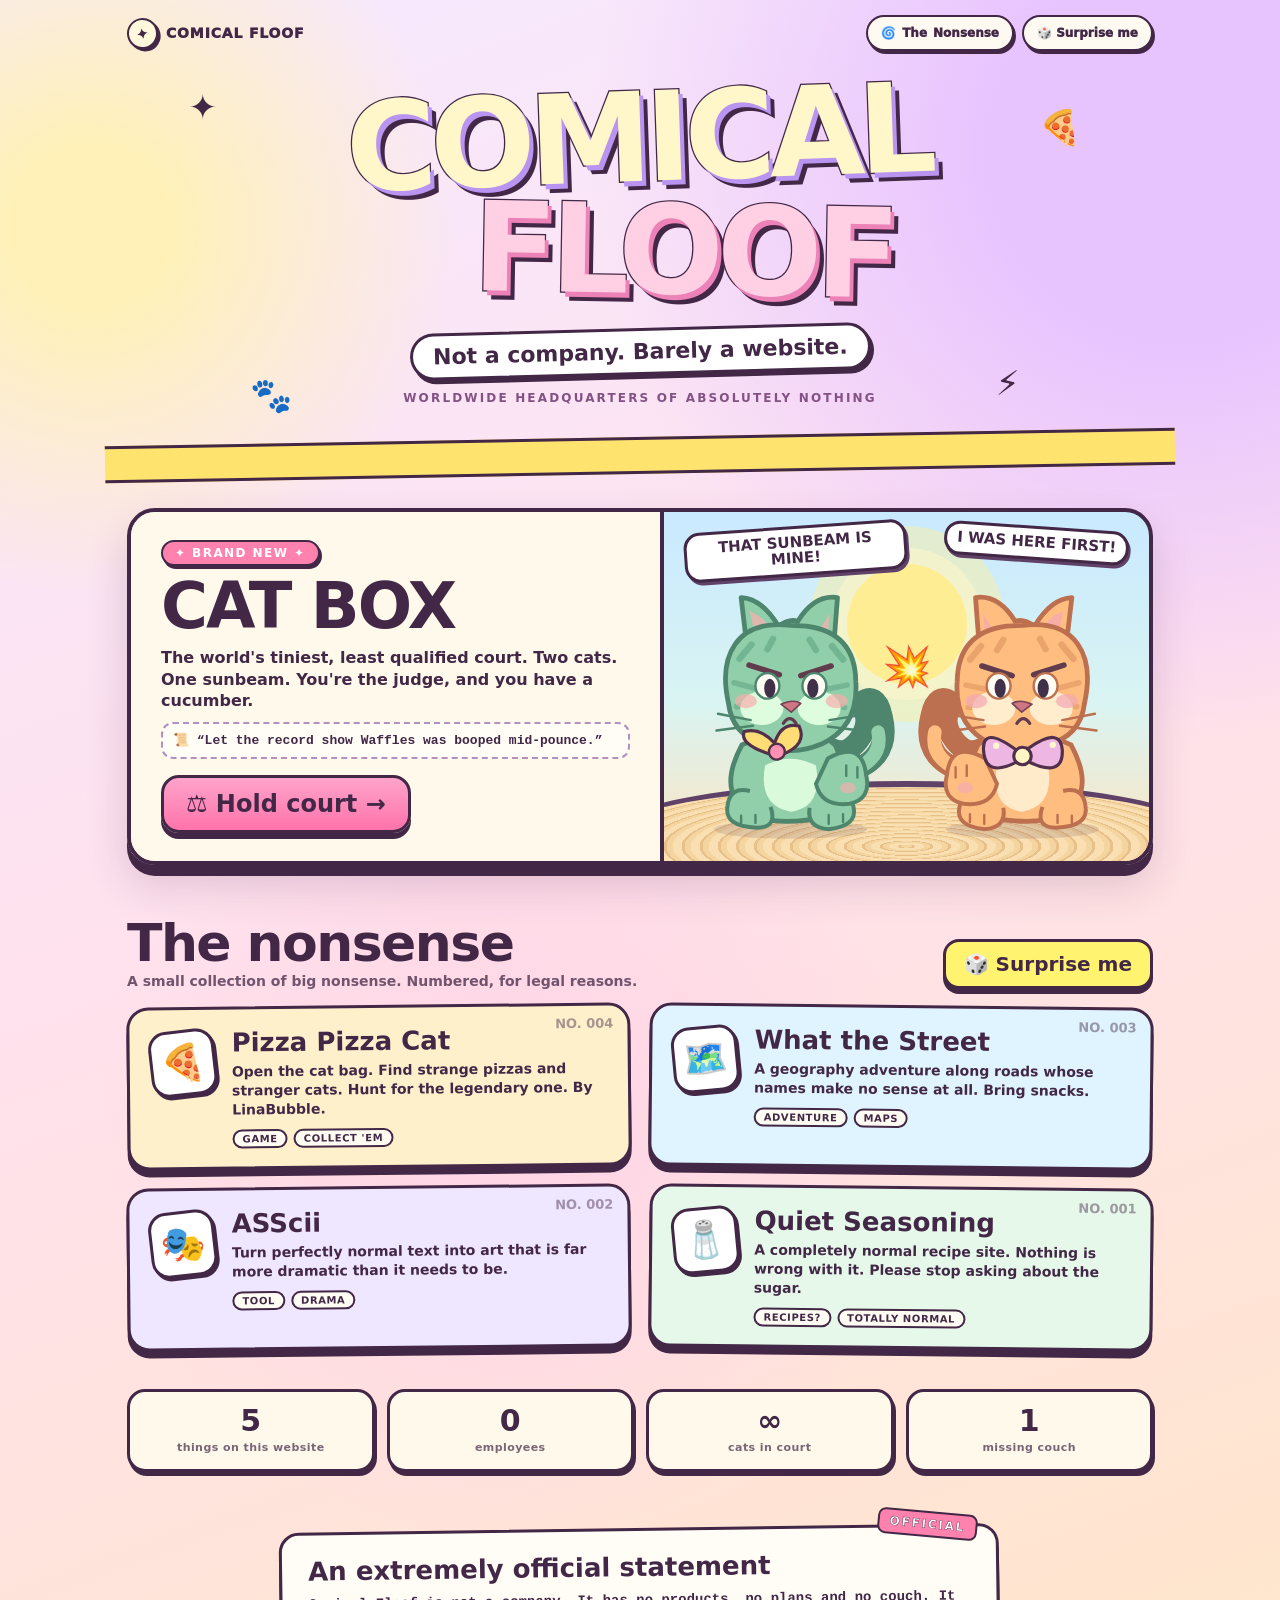
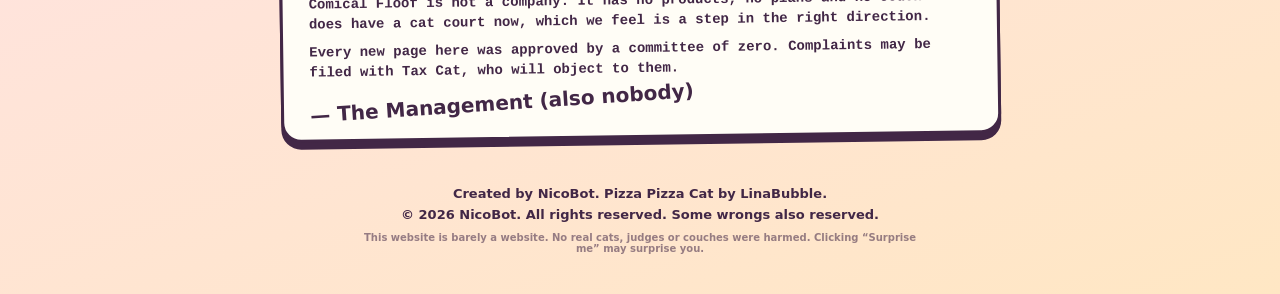
<file: index (1).html>
<!DOCTYPE html>
<html lang="en">
<head>
<meta charset="utf-8">
<meta name="viewport" content="width=device-width, initial-scale=1, viewport-fit=cover">
<meta name="theme-color" content="#f6e9ff">
<meta name="description" content="Comical Floof: the very unofficial headquarters of important nonsense.">
<title>Comical Floof ✦ Not a company. Barely a website.</title>
<style>
:root{--ink:#422746;--paper:#fff9ec;--pink:#ff82ae;--ease:cubic-bezier(.2,.85,.25,1)}
*{box-sizing:border-box}html{scroll-behavior:smooth}body{margin:0;color:var(--ink);font-family:'Nunito',system-ui,-apple-system,sans-serif;font-weight:800;background:radial-gradient(circle at 7% 12%,#fff1b8 0 4%,transparent 18%),radial-gradient(circle at 92% 8%,#e8c4ff 0 9%,transparent 28%),radial-gradient(circle at 40% 60%,#ffd6e6 0 5%,transparent 30%),linear-gradient(160deg,#f6e9ff 0%,#ffe1ec 45%,#ffe7c4 100%);overflow-x:hidden}
a{color:inherit}button{font:inherit;color:var(--ink);cursor:pointer}
.wrap{max-width:1070px;margin:0 auto;padding:15px 22px 40px}
.nav{display:flex;align-items:center;justify-content:space-between;gap:10px;margin-bottom:6px}.brand{display:flex;align-items:center;gap:8px;font-weight:1000;font-size:14px;letter-spacing:.06em;text-decoration:none}.brand-star{display:inline-grid;place-items:center;background:#fff8dd;width:31px;height:31px;border:2px solid var(--ink);border-radius:50%;box-shadow:2px 3px 0 var(--ink);transform:rotate(-13deg)}.nav-right{display:flex;gap:8px}.mini-btn{display:inline-flex;align-items:center;gap:6px;border:2.5px solid var(--ink);background:#fffaf1;border-radius:30px;box-shadow:2px 3px 0 var(--ink);padding:9px 13px;text-decoration:none;font-size:12px;font-weight:1000;transition:transform .1s}.mini-btn:hover,.mini-btn:focus-visible{transform:translateY(-2px)}.mini-btn:active{transform:translateY(2px);box-shadow:0 1px 0 var(--ink)}
.hero{text-align:center;padding:26px 0 10px;position:relative}.hero h1{font-family:'Baloo 2','Nunito',system-ui,sans-serif;font-size:clamp(60px,11vw,124px);font-weight:800;letter-spacing:-.055em;line-height:.9;margin:0;color:#fff7c9;-webkit-text-stroke:2.5px var(--ink);paint-order:stroke fill;text-shadow:4px 5px 0 #b994f0,8px 9px 0 var(--ink);transform:rotate(-2deg)}.hero h1 span{display:block;color:#ffd0e3;text-shadow:4px 5px 0 #ed82b8,8px 9px 0 var(--ink);transform:rotate(3deg) translateX(4%)}.tag{display:inline-block;margin:22px 0 0;font-size:clamp(15px,2.4vw,22px);background:#fff;border:3px solid var(--ink);border-radius:50px;padding:8px 20px;box-shadow:3px 4px 0 var(--ink);transform:rotate(-1.5deg)}.sub{font-size:12px;letter-spacing:.18em;text-transform:uppercase;color:#835184;margin:16px 0 0}.sticker{position:absolute;font-size:34px;pointer-events:none}.s1{left:6%;top:30px;animation:wiggle 2.2s infinite}.s2{right:7%;top:50px;animation:wiggle 2.7s infinite reverse}.s3{left:12%;bottom:0;animation:wiggle 3s infinite}.s4{right:13%;bottom:12px;animation:wiggle 2.4s infinite}
.ticker{margin:22px -22px 0;border-block:3px solid var(--ink);background:#ffe36f;overflow:hidden;white-space:nowrap;font-size:13px;letter-spacing:.06em;padding:8px 0;transform:rotate(-1deg)}.ticker div{display:inline-block;animation:tick 32s linear infinite;padding-left:100%}
.feature{margin:34px 0 0;border:4px solid var(--ink);border-radius:28px;overflow:hidden;box-shadow:0 11px 0 var(--ink),0 20px 42px #58315d30;background:linear-gradient(180deg,#c9e9ff 0%,#d9f4f2 55%,#ffe3bf 100%);display:grid;grid-template-columns:1.1fr 1fr;position:relative;text-decoration:none;transition:transform .15s var(--ease)}.feature:hover{transform:translateY(-3px) rotate(-.3deg)}.feature-copy{padding:28px 30px;background:#fff9ec;border-right:4px solid var(--ink);display:flex;flex-direction:column;justify-content:center;gap:10px}.new{align-self:flex-start;font-size:12px;letter-spacing:.12em;background:#ff82ae;color:#fff;border:2.5px solid var(--ink);border-radius:40px;padding:4px 12px;box-shadow:2px 3px 0 var(--ink);animation:pulse 1.2s ease-in-out infinite}.feature h2{font:800 clamp(40px,6vw,64px)/.95 'Baloo 2',system-ui,sans-serif;margin:0;letter-spacing:-.03em}.feature p{margin:0;font-size:16px;line-height:1.35}.feature .quote{font-family:'Courier New',ui-monospace,monospace;font-weight:700;font-size:13px;background:#fffdf6;border:2px dashed #b48fc0;border-radius:12px;padding:8px 10px}.play{align-self:flex-start;margin-top:6px;border:3.5px solid var(--ink);border-radius:18px;background:linear-gradient(180deg,#ffa4cb,#ff73ab);box-shadow:0 6px 0 var(--ink);font:800 24px/1 'Baloo 2',system-ui,sans-serif;padding:14px 22px}.feature:active .play{transform:translateY(4px);box-shadow:0 2px 0 var(--ink)}
.stage{position:relative;min-height:300px;overflow:hidden}.stage .sun{position:absolute;width:120px;height:120px;border-radius:50%;left:50%;top:32%;transform:translate(-50%,-50%);background:#ffed94;box-shadow:0 0 0 16px #fff8cc88,0 0 0 38px #ffed9470}.stage .floor{position:absolute;bottom:-40px;left:-10%;width:120%;height:120px;border:6px solid #604168;border-radius:50% 50% 0 0/40% 40% 0 0;background:repeating-radial-gradient(ellipse at 50% 55%,#f4d49f 0 6px,#e8c18a 6px 9px,#f9dfb1 9px 18px)}.stage .cat{position:absolute;bottom:22px;width:46%}.stage .cat.l{left:3%;animation:spar-l 1.6s ease-in-out infinite}.stage .cat.r{right:3%;animation:spar-r 1.6s ease-in-out infinite}.stage .happy-face{opacity:0}.stage svg{width:100%;height:auto;display:block;overflow:visible}.stage .boom{position:absolute;left:50%;top:44%;transform:translate(-50%,-50%);font-size:40px;animation:boom 1.6s ease-in-out infinite}.stage .bubble{position:absolute;top:14px;font:800 15px/1.05 'Baloo 2',system-ui,sans-serif;background:#fff;border:3px solid var(--ink);border-radius:16px;padding:6px 10px;box-shadow:2px 3px 0 #604168;max-width:46%;text-align:center}.stage .bubble.l{left:4%;transform:rotate(-4deg)}.stage .bubble.r{right:4%;transform:rotate(4deg)}
.section-head{display:flex;align-items:end;justify-content:space-between;gap:14px;margin:52px 0 16px;flex-wrap:wrap}.section-head h2{font:800 clamp(34px,5vw,52px)/1 'Baloo 2',system-ui,sans-serif;margin:0;letter-spacing:-.03em}.section-head p{margin:4px 0 0;font-size:14px;opacity:.75}.surprise{border:3px solid var(--ink);border-radius:16px;background:#fff36f;box-shadow:0 5px 0 var(--ink);font:800 20px/1 'Baloo 2',system-ui,sans-serif;padding:12px 18px}.surprise:hover{transform:translateY(-2px) rotate(-2deg)}.surprise:active{transform:translateY(4px);box-shadow:0 1px 0 var(--ink)}
.grid{display:grid;grid-template-columns:repeat(2,1fr);gap:18px}.card{position:relative;display:flex;gap:16px;align-items:flex-start;text-decoration:none;background:var(--bg,#fff9ec);border:3.5px solid var(--ink);border-radius:22px;padding:20px 20px 18px;box-shadow:0 7px 0 var(--ink);transition:transform .15s var(--ease),box-shadow .15s}.card:nth-child(odd){transform:rotate(-.6deg)}.card:nth-child(even){transform:rotate(.6deg)}.card:hover,.card:focus-visible{transform:translateY(-4px) rotate(0);box-shadow:0 11px 0 var(--ink)}.card:active{transform:translateY(3px);box-shadow:0 3px 0 var(--ink)}.card .num{position:absolute;right:14px;top:10px;font:800 13px 'Baloo 2',system-ui,sans-serif;opacity:.45}.card .icon{flex:none;width:66px;height:66px;display:grid;place-items:center;font-size:36px;background:#fff;border:3px solid var(--ink);border-radius:18px;box-shadow:2px 3px 0 var(--ink);transform:rotate(-6deg)}.card:hover .icon{animation:wiggle .5s ease-in-out 2}.card h3{margin:0;font:800 26px/1.05 'Baloo 2',system-ui,sans-serif}.card p{margin:6px 0 10px;font-size:14px;line-height:1.35;font-weight:700}.card .meta{display:flex;gap:6px;flex-wrap:wrap}.card .meta span{font-size:10px;letter-spacing:.06em;border:2px solid var(--ink);border-radius:30px;padding:2px 8px;background:#fffdf3}.card.hot .meta span:first-child{background:#ff82ae;color:#fff}
.notice{margin:56px auto 0;max-width:720px;background:#fffdf6;border:3px solid var(--ink);border-radius:20px;box-shadow:0 7px 0 var(--ink);padding:22px 26px;position:relative;transform:rotate(-.8deg)}.notice:before{content:'OFFICIAL';position:absolute;right:18px;top:-16px;font-size:12px;letter-spacing:.15em;background:#ff82ae;color:#fff;border:2.5px solid var(--ink);border-radius:8px;padding:4px 10px;transform:rotate(6deg);-webkit-text-stroke:.4px var(--ink)}.notice h2{margin:0 0 6px;font:800 26px/1.1 'Baloo 2',system-ui,sans-serif}.notice p{margin:8px 0 0;font-family:'Courier New',ui-monospace,monospace;font-weight:700;font-size:14px;line-height:1.45}.notice .sig{font-family:'Baloo 2',system-ui,sans-serif;font-size:20px;transform:rotate(-3deg);display:inline-block;margin-top:10px}
.stats{display:grid;grid-template-columns:repeat(4,1fr);gap:12px;margin-top:40px}.stat{text-align:center;background:#fff9ec;border:3px solid var(--ink);border-radius:18px;padding:14px 8px;box-shadow:2px 4px 0 var(--ink)}.stat b{display:block;font:800 30px/1 'Baloo 2',system-ui,sans-serif}.stat small{font-size:11px;opacity:.7;letter-spacing:.04em}
footer{text-align:center;margin-top:48px;font-size:13px}footer p{margin:6px 0}footer .fine{font-size:10px;opacity:.55;max-width:560px;margin:10px auto 0;font-weight:700}
@keyframes wiggle{0%,100%{transform:rotate(-10deg)}50%{transform:rotate(12deg)}}@keyframes tick{to{transform:translateX(-100%)}}@keyframes pulse{0%,100%{scale:1}50%{scale:1.08}}@keyframes spar-l{0%,100%{transform:translateX(0) rotate(-2deg)}45%{transform:translateX(14%) rotate(4deg)}55%{transform:translateX(10%) rotate(2deg)}}@keyframes spar-r{0%,100%{transform:translateX(0) rotate(2deg)}45%{transform:translateX(-14%) rotate(-4deg)}55%{transform:translateX(-10%) rotate(-2deg)}}@keyframes boom{0%,35%,70%,100%{opacity:0;scale:.4}45%{opacity:1;scale:1.3}60%{opacity:1;scale:1}}
@media(max-width:760px){.feature{grid-template-columns:1fr}.feature-copy{border-right:0;border-bottom:4px solid var(--ink);order:2;border-top:4px solid var(--ink);border-bottom:0}.stage{order:1;min-height:260px}.grid{grid-template-columns:1fr}.stats{grid-template-columns:repeat(2,1fr)}}
@media(max-width:520px){.wrap{padding:10px 12px 34px}.ticker{margin-inline:-12px}.mini-btn{font-size:11px;padding:8px 10px;white-space:nowrap}.mini-btn .lbl{display:none}.hero h1{font-size:62px}.sub{font-size:10px;letter-spacing:.12em}.s2{right:3%;top:8px}.s3,.s4{display:none}.s1{left:3%;top:8px}.brand{font-size:12px}.sticker{font-size:24px}.feature{border-radius:22px;border-width:3px}.feature-copy{padding:20px 18px}.feature p{font-size:15px}.card{padding:16px 14px;gap:12px}.card .icon{width:54px;height:54px;font-size:28px}.card h3{font-size:22px}.notice{padding:18px}.stage .bubble{font-size:13px}}
@media(prefers-reduced-motion:reduce){*,*:before,*:after{animation:none!important;transition:none!important}html{scroll-behavior:auto}}
</style>
</head>
<body>
<div class="wrap">
  <header class="nav">
    <a class="brand" href="index.html"><span class="brand-star">✦</span> COMICAL FLOOF</a>
    <div class="nav-right"><a class="mini-btn" href="#projects">🌀<span class="lbl"> The</span> Nonsense</a><button class="mini-btn" type="button" data-surprise>🎲 Surprise me</button></div>
  </header>

  <section class="hero">
    <span class="sticker s1">✦</span><span class="sticker s2">🍕</span><span class="sticker s3">🐾</span><span class="sticker s4">⚡</span>
    <h1>COMICAL<span>FLOOF</span></h1>
    <p class="tag">Not a company. Barely a website.</p>
    <p class="sub">Worldwide headquarters of absolutely nothing</p>
  </section>

  <div class="ticker" aria-hidden="true"><div>🚨 BREAKING: TWO CATS IN COURT OVER A SUNBEAM ✦ JUDGE DESCRIBED AS “UNQUALIFIED” ✦ COUCH STILL MISSING ✦ PIZZA PIZZA CAT SIGHTED, UNCONFIRMED ✦ LOCAL ROAD NAMES REMAIN CONFUSING ✦ RECIPE SITE INSISTS IT IS NORMAL ✦ THIS TICKER HAS NO SOURCES ✦</div></div>

  <a class="feature" href="catbox.html" aria-label="Play Cat Box, the newest game">
    <div class="feature-copy">
      <span class="new">✦ BRAND NEW ✦</span>
      <h2>CAT BOX</h2>
      <p>The world's tiniest, least qualified court. Two cats. One sunbeam. You're the judge, and you have a cucumber.</p>
      <p class="quote">📜 “Let the record show Waffles was booped mid-pounce.”</p>
      <span class="play">⚖️ Hold court →</span>
    </div>
    <div class="stage" aria-hidden="true">
      <div class="sun"></div><div class="floor"></div>
      <div class="bubble l">THAT SUNBEAM IS MINE!</div><div class="bubble r">I WAS HERE FIRST!</div>
      <div class="cat l" id="catL"></div><div class="cat r" id="catR"></div>
      <span class="boom">💥</span>
    </div>
  </a>

  <section id="projects">
    <div class="section-head">
      <div><h2>The nonsense</h2><p>A small collection of big nonsense. Numbered, for legal reasons.</p></div>
      <button class="surprise" type="button" data-surprise>🎲 Surprise me</button>
    </div>
    <div class="grid">
      <a class="card" href="pizzapizzacat.html" style="--bg:#fff0cc"><span class="num">NO. 004</span><span class="icon">🍕</span><div><h3>Pizza Pizza Cat</h3><p>Open the cat bag. Find strange pizzas and stranger cats. Hunt for the legendary one. By LinaBubble.</p><div class="meta"><span>GAME</span><span>COLLECT 'EM</span></div></div></a>
      <a class="card" href="whatthestreet.html" style="--bg:#dff4ff"><span class="num">NO. 003</span><span class="icon">🗺️</span><div><h3>What the Street</h3><p>A geography adventure along roads whose names make no sense at all. Bring snacks.</p><div class="meta"><span>ADVENTURE</span><span>MAPS</span></div></div></a>
      <a class="card" href="asscii.html" style="--bg:#efe6ff"><span class="num">NO. 002</span><span class="icon">🎭</span><div><h3>ASScii</h3><p>Turn perfectly normal text into art that is far more dramatic than it needs to be.</p><div class="meta"><span>TOOL</span><span>DRAMA</span></div></div></a>
      <a class="card" href="quietseasoning.html" style="--bg:#e6f8ea"><span class="num">NO. 001</span><span class="icon">🧂</span><div><h3>Quiet Seasoning</h3><p>A completely normal recipe site. Nothing is wrong with it. Please stop asking about the sugar.</p><div class="meta"><span>RECIPES?</span><span>TOTALLY NORMAL</span></div></div></a>
    </div>
  </section>

  <div class="stats" aria-label="Completely made-up statistics">
    <div class="stat"><b>5</b><small>things on this website</small></div>
    <div class="stat"><b>0</b><small>employees</small></div>
    <div class="stat"><b id="catCount">∞</b><small>cats in court</small></div>
    <div class="stat"><b>1</b><small>missing couch</small></div>
  </div>

  <section class="notice">
    <h2>An extremely official statement</h2>
    <p>Comical Floof is not a company. It has no products, no plans and no couch. It does have a cat court now, which we feel is a step in the right direction.</p>
    <p>Every new page here was approved by a committee of zero. Complaints may be filed with Tax Cat, who will object to them.</p>
    <span class="sig">— The Management (also nobody)</span>
  </section>

  <footer>
    <p>Created by <strong>NicoBot</strong>. Pizza Pizza Cat by <strong>LinaBubble</strong>.</p>
    <p>© 2026 NicoBot. All rights reserved. Some wrongs also reserved.</p>
    <p class="fine">This website is barely a website. No real cats, judges or couches were harmed. Clicking “Surprise me” may surprise you.</p>
  </footer>
</div>
<script>
(()=>{'use strict';
function accessory(c){const k=c.accessory;const a=c.accent;switch(k){
 case 'bow':return `<g stroke="#52304b" stroke-width="4" stroke-linejoin="round"><path d="M132 211 Q92 183 90 214 Q89 250 135 227 L141 225 Q187 252 189 213 Q190 182 147 214 Z" fill="${a}"/><circle cx="140" cy="221" r="11" fill="#fff6c3"/></g><circle cx="102" cy="207" r="4" fill="#fff7ce"/><circle cx="173" cy="208" r="4" fill="#fff7ce"/>`;
 case 'leaf':return `<g transform="translate(115,217) rotate(-10)"><path d="M0 2 Q-37 -17 -28 -32 Q-7 -34 7 -11 Q20 -36 41 -27 Q48 -2 13 5" fill="#ffdd75" stroke="#52304b" stroke-width="4"/><circle cx="8" cy="0" r="10" fill="#ff91b3" stroke="#52304b" stroke-width="3"/></g>`;
 case 'tie':return `<path d="M130 213 L151 215 L143 228 L156 270 L134 287 L117 264 L129 228Z" fill="#c44a6d" stroke="#52304b" stroke-width="4"/>`;
 case 'soup':return `<g stroke="#52304b" stroke-width="3"><path d="M90 242 Q140 260 190 242L177 270Q140 284 104 270Z" fill="#93d1c3"/><path d="M99 241Q140 230 184 241" fill="none"/><path d="M119 217q-15-12 1-26m28 24q-12-10 3-25" fill="none"/></g>`;
 case 'moon':return `<path d="M195 73 A33 33 0 1 1 171 33 A23 23 0 1 0 195 73" fill="#ffe581" stroke="#52304b" stroke-width="3"/>`;
 case 'moth':return `<path d="M103 95 Q40 47 43 105 Q55 145 105 128 M175 95 Q235 44 237 103 Q222 147 176 127" fill="#ffe8ca" stroke="#74516e" stroke-width="4"/><path d="M126 59Q106 13 100 15M150 59Q174 13 181 19" fill="none" stroke="#52304b" stroke-width="4"/>`;
 case 'bread':return `<g transform="rotate(6 140 65)"><rect x="87" y="34" width="106" height="58" rx="25" fill="#d59454" stroke="#52304b" stroke-width="4"/><rect x="98" y="44" width="85" height="44" rx="21" fill="#ffe0a0"/></g>`;
 case 'paper':return `<path d="M169 212 L209 217 L200 267 L166 261Z" fill="#fff8e5" stroke="#52304b" stroke-width="3"/><path d="M176 228l24 3m-24 8l21 3m-22 8l15 2" stroke="#af83b9" stroke-width="3"/>`;
 case 'bolt':return `<path d="M185 49l-28 37h23l-16 36 46-48h-25l18-25z" fill="#fff391" stroke="#52304b" stroke-width="3"/>`;
 case 'detective':return `<path d="M69 78Q140 46 210 78L194 85H88Z" fill="#9b7b68" stroke="#52304b" stroke-width="4"/><path d="M104 54L115 28H170L185 53Z" fill="#806255" stroke="#52304b" stroke-width="3"/><path d="M113 43h67" stroke="#f4c881" stroke-width="7"/>`;
 case 'mushroom':return `<path d="M84 65Q92 14 140 13Q195 13 200 66Z" fill="#d48285" stroke="#52304b" stroke-width="4"/><circle cx="116" cy="41" r="9" fill="#fff4d9"/><circle cx="171" cy="49" r="12" fill="#fff4d9"/><path d="M88 67h109" stroke="#fff3dd" stroke-width="8"/>`;
 case 'disco':return `<g transform="translate(174,30)"><circle cx="0" cy="0" r="29" fill="#9fe3ed" stroke="#52304b" stroke-width="4"/><path d="M-26 0h52M0-28v56M-20-18L20 18M20-18L-20 18" stroke="#fff4e5" stroke-width="3"/></g>`;
 case 'wizard':return `<path d="M83 79L141 -7L204 80Q148 97 83 79Z" fill="#8b7ccc" stroke="#52304b" stroke-width="4"/><path d="M74 83Q140 103 213 83" stroke="#52304b" stroke-width="9" stroke-linecap="round" fill="none"/><path d="M140 30l8 12-6 12-11-12Z" fill="#ffed8e"/>`;
 case 'crown':return `<path d="M99 65 L102 24 L122 39 L141 12 L163 41 L184 22 L185 67Z" fill="#ffdb70" stroke="#52304b" stroke-width="4"/><circle cx="141" cy="52" r="9" fill="#ed8ca9"/>`;
 case 'pizza':return `<path d="M83 76 Q140 0 200 76 L140 159 Z" fill="#ffce74" stroke="#995447" stroke-width="5"/><path d="M86 70Q140 12 197 70" stroke="#efb263" stroke-width="17" fill="none"/><circle cx="120" cy="67" r="13" fill="#d46d62"/><circle cx="166" cy="69" r="11" fill="#d46d62"/><circle cx="140" cy="105" r="10" fill="#d46d62"/>`;
 default:return ''}}
function makeCat(c){const F=c.fur,S=c.edge,T=c.stripe,B=c.belly,blush=c.blush;const pizza=c.type==='legendary';return `<svg class="catbody" viewBox="0 0 280 326" xmlns="http://www.w3.org/2000/svg" role="img" aria-label="${esc(c.name)}, expressive cartoon cat" focusable="false">
 <ellipse cx="140" cy="313" rx="96" ry="12" fill="#533452" opacity=".15"/>
 <path d="M199 245 Q269 230 255 172 Q248 138 227 155 Q244 177 225 202 Q210 221 192 212" fill="none" stroke="${S}" stroke-width="27" stroke-linecap="round"/><path d="M202 245Q258 229 250 191" fill="none" stroke="${F}" stroke-width="17" stroke-linecap="round"/>
 <path d="M79 207 C46 268 75 303 135 303 C210 303 226 272 196 207 Q156 172 79 207Z" fill="${F}" stroke="${S}" stroke-width="6"/>
 <path d="M108 233 Q139 216 172 233 Q181 286 140 291 Q99 283 108 233" fill="${B}" opacity=".9"/>
 <path d="M89 265Q64 259 61 283 Q56 310 98 311Q124 311 115 285" fill="${F}" stroke="${S}" stroke-width="5"/>
 <path d="M184 264Q211 257 219 284Q225 309 188 313Q160 311 164 286" fill="${F}" stroke="${S}" stroke-width="5"/>
 <path d="M78 296v9m18-10v10m92-10v11m18-12v10" stroke="${S}" stroke-width="3" stroke-linecap="round"/>
 <g class="paw-up"><path d="M187 224 Q230 200 235 245 Q242 275 214 281 Q179 285 172 256Z" fill="${F}" stroke="${S}" stroke-width="5"/><path d="M210 233v13m14-11v13" stroke="${S}" stroke-width="3" stroke-linecap="round"/><ellipse cx="212" cy="261" rx="10" ry="7" fill="${blush}" opacity=".65"/></g>
 <path d="M85 81 L78 22 Q104 23 125 58 Q139 48 149 52 Q170 18 199 22 L194 87" fill="${F}" stroke="${S}" stroke-width="6" stroke-linejoin="round"/>
 <path d="M95 68 L89 39 Q112 49 120 70 M169 70 Q188 49 189 40 L187 74" fill="${blush}" opacity=".75"/>
 <path d="M140 57 C72 49 49 95 62 154 Q67 197 110 207 Q141 222 179 206 Q226 184 222 127 Q221 66 160 58Z" fill="${F}" stroke="${S}" stroke-width="6"/>
 <path d="M91 81l-15 18 M118 74l-7 13 M164 75l8 13 M192 83l14 17" stroke="${T}" stroke-width="8" stroke-linecap="round" opacity=".75"/>
 <path d="M69 129l26 7 M72 159l25-3 M211 132l-24 5 M208 160l-23-4" stroke="${T}" stroke-width="7" stroke-linecap="round" opacity=".68"/>
 <ellipse cx="104" cy="161" rx="27" ry="21" fill="${B}" opacity=".96"/><ellipse cx="176" cy="161" rx="27" ry="21" fill="${B}" opacity=".96"/>
 <ellipse cx="84" cy="152" rx="14" ry="9" fill="${blush}" opacity=".7"/><ellipse cx="198" cy="152" rx="14" ry="9" fill="${blush}" opacity=".7"/>
 <g class="happy-face"><ellipse cx="111" cy="129" rx="19" ry="24" fill="#fffdf3" stroke="${S}" stroke-width="3"/><ellipse cx="170" cy="129" rx="19" ry="24" fill="#fffdf3" stroke="${S}" stroke-width="3"/><ellipse cx="113" cy="131" rx="9" ry="17" fill="#403049"/><ellipse cx="172" cy="131" rx="9" ry="17" fill="#403049"/><circle cx="115" cy="125" r="4" fill="white"/><circle cx="174" cy="125" r="4" fill="white"/><path d="M129 175q10 15 22 0" fill="none" stroke="#623a50" stroke-width="4" stroke-linecap="round"/></g>
 <g class="angry-face"><path d="M88 107l38 12M191 108l-38 12" stroke="#613c4d" stroke-width="7" stroke-linecap="round"/><ellipse cx="111" cy="133" rx="15" ry="16" fill="#fffdf3" stroke="${S}" stroke-width="3"/><ellipse cx="170" cy="133" rx="15" ry="16" fill="#fffdf3" stroke="${S}" stroke-width="3"/><ellipse cx="114" cy="136" rx="7" ry="12" fill="#403049"/><ellipse cx="168" cy="136" rx="7" ry="12" fill="#403049"/><path d="M131 180Q139 168 147 180" fill="none" stroke="#613c4d" stroke-width="4" stroke-linecap="round"/></g>
 <path d="M128 156L141 166L153 155Q144 149 128 156Z" fill="#ce7684" stroke="#724253" stroke-width="2" stroke-linejoin="round"/>
 <path d="M90 176L49 168 M93 183L47 189 M189 176L232 169 M187 184L234 190" fill="none" stroke="${S}" stroke-width="3" stroke-linecap="round"/>
 ${accessory(c)}
 ${pizza?'<circle cx="61" cy="68" r="6" fill="#ffc869"/><circle cx="220" cy="68" r="6" fill="#e87393"/><path d="M48 113l-7 8 8 7m190-19l9 9-9 8" fill="none" stroke="#ffd977" stroke-width="5"/>':''}
 </svg>`}
function esc(s){return String(s).replace(/[&<>"']/g,ch=>({'&':'&amp;','<':'&lt;','>':'&gt;','"':'&quot;',"'":'&#39;'}[ch]))}
const PICKLES={name:'Pickles',fur:'#91ceaa',edge:'#4d856d',stripe:'#68ad8a',belly:'#e1ffe0',blush:'#f8afae',accent:'#ffe570',accessory:'leaf',type:'starter'};
const WAFFLES={name:'Waffles',fur:'#ffbe80',edge:'#bc704f',stripe:'#e29a65',belly:'#fff0d2',blush:'#f3a9b4',accent:'#eeb6e3',accessory:'bow',type:'starter'};
document.getElementById('catL').innerHTML=makeCat(PICKLES);
const r=document.getElementById('catR');r.innerHTML=makeCat(WAFFLES);r.querySelector('svg').style.transform='scaleX(-1)';
const pages=['catbox.html','pizzapizzacat.html','whatthestreet.html','asscii.html','quietseasoning.html'];
document.querySelectorAll('[data-surprise]').forEach(b=>b.addEventListener('click',()=>{b.textContent='🎲 Rolling…';setTimeout(()=>{location.href=pages[Math.floor(Math.random()*pages.length)]},350)}));
})();
</script>
</body>
</html>
</file>
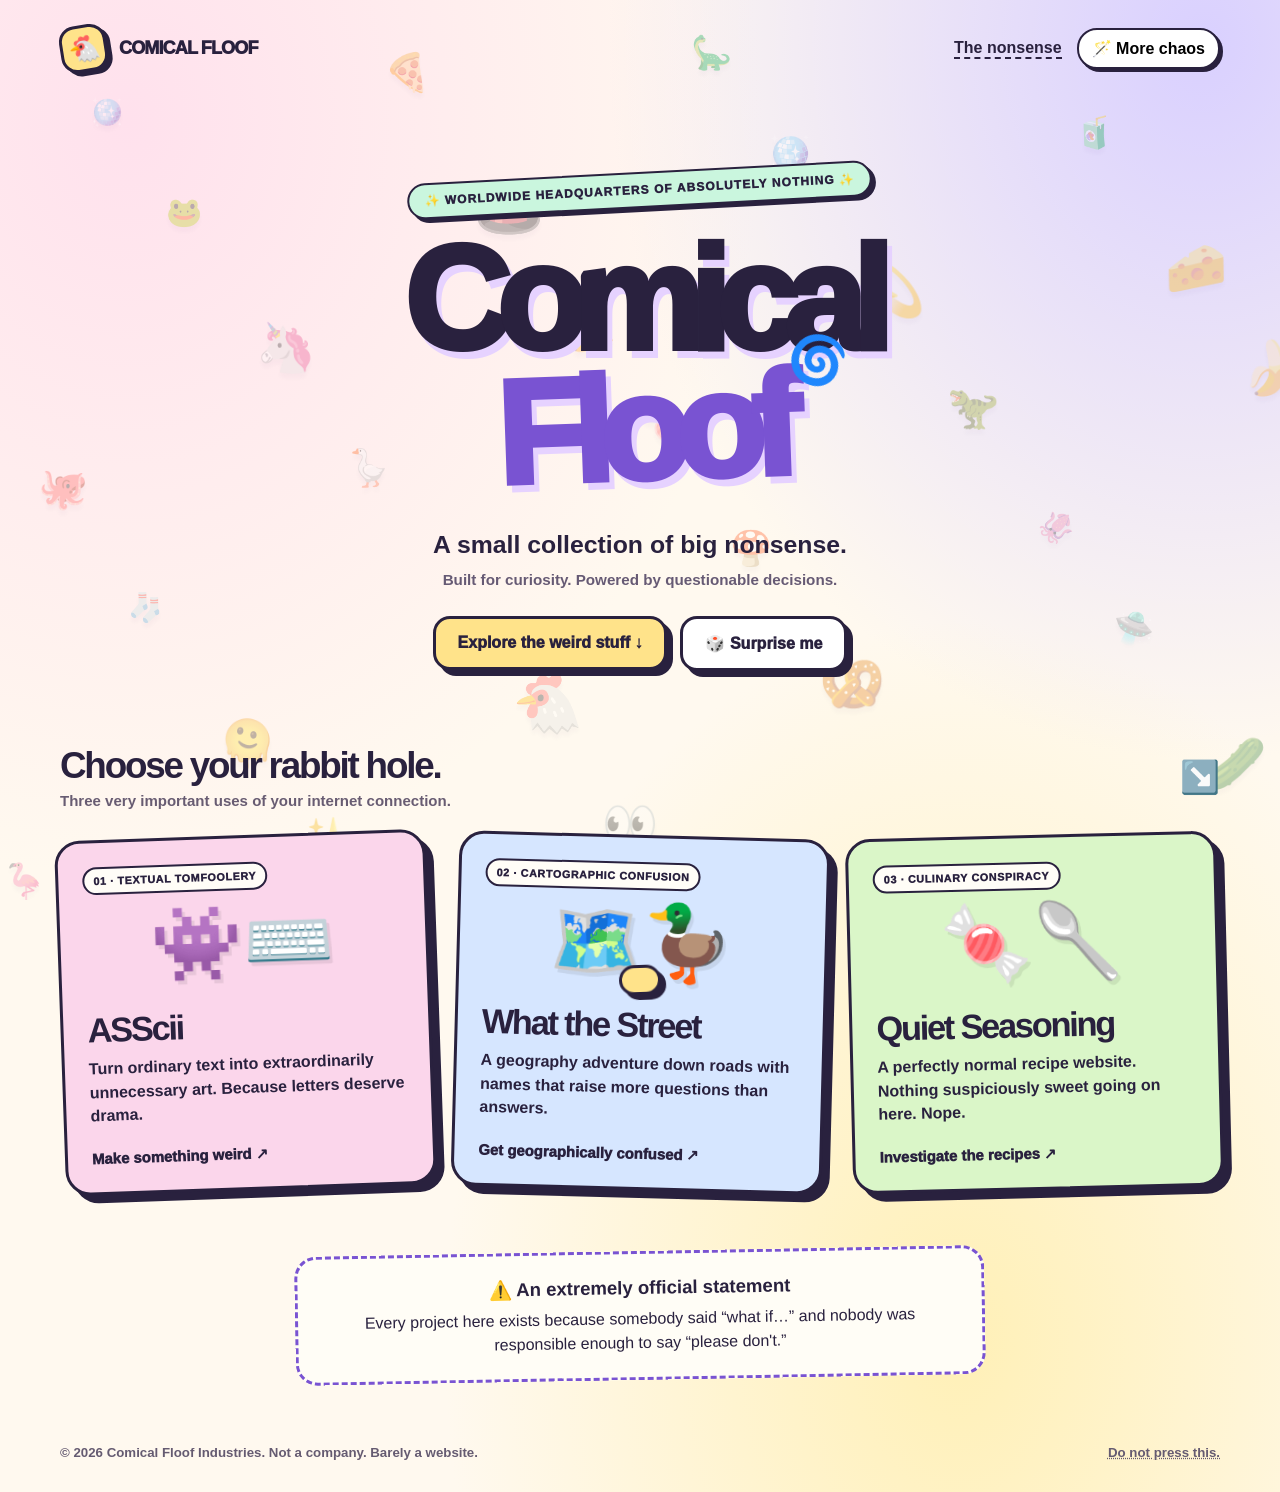
<file: index(1).html>
<!doctype html>
<html lang="en">
<head>
  <meta charset="utf-8">
  <meta name="viewport" content="width=device-width, initial-scale=1">
  <meta name="theme-color" content="#f6e9ff">
  <meta name="description" content="Comical Floof: the very unofficial headquarters of important nonsense.">
  <meta property="og:title" content="Comical Floof — Extremely Important Nonsense">
  <meta property="og:description" content="Not a company. Barely a website.">
  <title>Comical Floof · Extremely Important Nonsense</title>
  <link rel="icon" href="data:image/svg+xml,%3Csvg xmlns='http://www.w3.org/2000/svg' viewBox='0 0 100 100'%3E%3Ctext y='.9em' font-size='85'%3E%F0%9F%90%94%3C/text%3E%3C/svg%3E">
  <style>
    :root { color-scheme:light; --ink:#29213e; --purple:#7953d2; --yellow:#ffe38a; }
    *,*::before,*::after { box-sizing:border-box; }
    html { scroll-behavior:smooth; }
    body { margin:0; color:var(--ink); min-height:100vh; overflow-x:hidden; font-family:'Trebuchet MS',Verdana,sans-serif; background:radial-gradient(ellipse at 10% 8%,#ffe1ed,transparent 39%),radial-gradient(ellipse at 94% 3%,#d9d0ff,transparent 35%),radial-gradient(ellipse at 75% 90%,#fff0b7,transparent 38%),#fff9ef; }
    a { color:inherit; }
    button { cursor:pointer; font:inherit; }
    a:focus-visible,button:focus-visible { outline:4px solid #6943c9; outline-offset:5px; }
    .emoji-sky { position:fixed; z-index:0; inset:0; pointer-events:none; overflow:hidden; }
    .floater { position:absolute; user-select:none; line-height:1; opacity:.33; filter:drop-shadow(0 5px 2px #452e6e16); animation:bob var(--bob) ease-in-out infinite alternate; }
    .floater > span { display:block; animation:spin var(--spin) linear infinite; }
    @keyframes spin { to { transform:rotate(360deg); } }
    @keyframes bob { from { transform:translate(-16px,-26px); } to { transform:translate(19px,32px); } }
    .page { position:relative; z-index:1; width:min(1160px,calc(100% - 36px)); margin:auto; }
    .topbar { padding:25px 0; display:flex; align-items:center; justify-content:space-between; gap:16px; }
    .brand { display:flex; align-items:center; gap:12px; font-size:1.13rem; letter-spacing:-.05em; font-weight:1000; text-decoration:none; }
    .brand-icon { width:47px; height:47px; display:grid; place-items:center; font-size:1.6rem; border:3px solid var(--ink); border-radius:16px; background:var(--yellow); box-shadow:4px 4px 0 var(--ink); transform:rotate(-9deg); }
    nav { display:flex; align-items:center; gap:15px; }
    nav a { font-weight:900; text-decoration:none; border-bottom:2px dashed var(--ink); }
    .tiny-btn { padding:9px 13px; border:2px solid var(--ink); border-radius:20px; background:#fff; box-shadow:3px 3px 0 var(--ink); font-weight:900; }
    .tiny-btn:hover { transform:translate(2px,2px); box-shadow:1px 1px 0 var(--ink); }
    .hero { position:relative; text-align:center; padding:75px 10px 74px; }
    .eyebrow { display:inline-block; padding:9px 15px; background:#caf6de; border:2px solid var(--ink); border-radius:100px; transform:rotate(-3deg); box-shadow:4px 4px 0 var(--ink); font-size:.75rem; text-transform:uppercase; letter-spacing:.09em; font-weight:1000; }
    h1 { margin:28px 0 16px; font-size:clamp(4rem,11.5vw,9.6rem); line-height:.88; letter-spacing:-.095em; font-weight:1000; text-shadow:5px 7px 0 #e6d2ff; }
    h1 span { display:block; }
    h1 .floof { position:relative; color:var(--purple); transform:rotate(-2deg); }
    h1 .sparkle { display:inline-block; position:absolute; top:-.45em; margin-left:.1em; font-size:.32em; letter-spacing:0; text-shadow:none; transform:rotate(20deg); }
    .subtitle { margin:33px auto 0; font-size:clamp(1.1rem,2.6vw,1.55rem); font-weight:900; line-height:1.35; }
    .subnote { margin:9px auto 28px; color:#665a74; font-size:.95rem; font-weight:700; }
    .hero-cta { display:flex; align-items:center; justify-content:center; flex-wrap:wrap; gap:13px; }
    .big-btn { display:inline-flex; align-items:center; justify-content:center; gap:8px; padding:15px 22px; border:3px solid var(--ink); border-radius:17px; background:var(--yellow); color:var(--ink); box-shadow:6px 6px 0 var(--ink); text-decoration:none; font-weight:1000; transition:transform .17s,box-shadow .17s; }
    .big-btn.secondary { background:#fff; }
    .big-btn:hover { transform:translate(4px,4px) rotate(1deg); box-shadow:2px 2px 0 var(--ink); }
    .section-head { display:flex; align-items:center; justify-content:space-between; gap:15px; margin:0 0 26px; }
    h2 { margin:0; font-size:clamp(1.7rem,4vw,2.3rem); letter-spacing:-.06em; }
    .section-head p { margin:5px 0 0; color:#685c72; font-weight:700; font-size:.94rem; }
    .projects { display:grid; grid-template-columns:repeat(3,minmax(0,1fr)); gap:24px; margin-bottom:62px; }
    .project { display:flex; flex-direction:column; min-height:330px; padding:24px; border:3px solid var(--ink); border-radius:25px; box-shadow:8px 8px 0 var(--ink); text-decoration:none; transition:transform .2s,box-shadow .2s; }
    .project:hover,.project:focus-visible { transform:translateY(-8px) rotate(0) !important; box-shadow:9px 14px 0 var(--ink); }
    .project.pink { background:#fbd6eb; transform:rotate(-2deg); }
    .project.blue { background:#d6e6ff; transform:rotate(1.5deg); }
    .project.green { background:#daf6c8; transform:rotate(-1.4deg); }
    .tag { align-self:flex-start; padding:6px 9px; border:2px solid var(--ink); border-radius:100px; background:#fffdf7; font-size:.67rem; text-transform:uppercase; letter-spacing:.06em; font-weight:1000; }
    .illustration { display:grid; place-items:center; min-height:104px; font-size:clamp(3.2rem,6vw,4.6rem); filter:drop-shadow(3px 4px 0 #00000014); }
    .project h3 { margin:13px 0 9px; font-size:clamp(1.6rem,2.8vw,2.15rem); letter-spacing:-.065em; line-height:1.05; }
    .project p { margin:0 0 22px; font-size:1rem; font-weight:650; line-height:1.47; }
    .project .linktext { margin-top:auto; font-size:.93rem; font-weight:1000; }
    .official { max-width:690px; margin:0 auto 58px; padding:23px 25px; border:3px dashed var(--purple); border-radius:22px; background:#fffdf6; text-align:center; transform:rotate(-1deg); }
    .official strong { font-size:1.16rem; }
    .official p { margin:8px 0 0; line-height:1.48; }
    footer { display:flex; justify-content:space-between; align-items:center; flex-wrap:wrap; gap:12px; padding:6px 0 32px; color:#655b71; font-weight:800; font-size:.83rem; }
    footer button { padding:0; border:0; background:transparent; color:inherit; text-decoration:underline dotted; font-weight:900; }
    .toast { position:fixed; z-index:30; bottom:25px; left:50%; width:max-content; max-width:calc(100% - 30px); padding:12px 18px; border:3px solid var(--ink); border-radius:15px; background:var(--yellow); font-weight:1000; text-align:center; box-shadow:5px 5px 0 var(--ink); transform:translate(-50%,120px) rotate(-2deg); transition:transform .28s; pointer-events:none; }
    .toast.show { transform:translate(-50%,0) rotate(-2deg); }
    .chaos-piece { position:fixed; z-index:20; pointer-events:none; animation:blast 1.8s ease-out both; }
    @keyframes blast { from { opacity:1; transform:translate(0,0) rotate(0); } to { opacity:0; transform:translate(var(--dx),var(--dy)) rotate(var(--rot)); } }
    @media(max-width:770px) { .projects { grid-template-columns:1fr; max-width:500px; margin:0 auto 52px; gap:25px; } .project { min-height:255px; } .illustration { min-height:75px; } .hero { padding:60px 0 63px; } h1 { font-size:clamp(3.75rem,15vw,6rem); } }
    @media(max-width:430px) { nav a { display:none; } .brand { font-size:1rem; } .tiny-btn { padding:8px 10px; } .eyebrow { font-size:.64rem; } }
    @media(prefers-reduced-motion:reduce) { *,*::before,*::after { animation-duration:.01ms !important; animation-iteration-count:1 !important; transition-duration:.01ms !important; scroll-behavior:auto !important; } }
  </style>
</head>
<body>
  <div class="emoji-sky" id="emojiSky" aria-hidden="true"></div>
  <div class="page">
    <header class="topbar">
      <a class="brand" href="./" aria-label="Comical Floof homepage"><span class="brand-icon" aria-hidden="true">🐔</span> COMICAL FLOOF</a>
      <nav aria-label="Main navigation"><a href="#projects">The nonsense</a><button class="tiny-btn" id="moreChaos" type="button">🪄 More chaos</button></nav>
    </header>
    <main>
      <section class="hero" aria-labelledby="mainTitle">
        <span class="eyebrow">✨ Worldwide headquarters of absolutely nothing ✨</span>
        <h1 id="mainTitle"><span>Comical</span><span class="floof">Floof<span class="sparkle" aria-hidden="true">🌀</span></span></h1>
        <p class="subtitle">A small collection of big nonsense.</p>
        <p class="subnote">Built for curiosity. Powered by questionable decisions.</p>
        <div class="hero-cta"><a href="#projects" class="big-btn">Explore the weird stuff ↓</a><button id="surprise" class="big-btn secondary" type="button">🎲 Surprise me</button></div>
      </section>
      <section id="projects" aria-labelledby="projectTitle">
        <div class="section-head"><div><h2 id="projectTitle">Choose your rabbit hole.</h2><p>Three very important uses of your internet connection.</p></div><span aria-hidden="true" style="font-size:2rem">↘️</span></div>
        <div class="projects">
          <a class="project pink" href="./asscii.html" aria-label="Open ASScii"><span class="tag">01 · Textual tomfoolery</span><div class="illustration" aria-hidden="true">👾⌨️</div><h3>ASScii</h3><p>Turn ordinary text into extraordinarily unnecessary art. Because letters deserve drama.</p><span class="linktext">Make something weird ↗</span></a>
          <a class="project blue" href="./whatthestreet.html" aria-label="Open What the Street"><span class="tag">02 · Cartographic confusion</span><div class="illustration" aria-hidden="true">🗺️🦆</div><h3>What the Street</h3><p>A geography adventure down roads with names that raise more questions than answers.</p><span class="linktext">Get geographically confused ↗</span></a>
          <a class="project green" href="./quietseasoning.html" aria-label="Open Quiet Seasoning"><span class="tag">03 · Culinary conspiracy</span><div class="illustration" aria-hidden="true">🍬🥄</div><h3>Quiet Seasoning</h3><p>A perfectly normal recipe website. Nothing suspiciously sweet going on here. Nope.</p><span class="linktext">Investigate the recipes ↗</span></a>
        </div>
      </section>
      <aside class="official"><strong>⚠️ An extremely official statement</strong><p>Every project here exists because somebody said “what if…” and nobody was responsible enough to say “please don't.”</p></aside>
    </main>
    <footer><span>© 2026 Comical Floof Industries. Not a company. Barely a website.</span><button id="secret" type="button" title="Absolutely do not touch">Do not press this.</button></footer>
  </div>
  <div id="toast" class="toast" role="status" aria-live="polite"></div>
  <script>
    (function () {
      'use strict';
      var sky = document.getElementById('emojiSky');
      var symbols = ['🦆','🦄','🥨','🪩','🐙','👀','🧀','🛸','🍕','🦖','🫠','🐸','🍄','🦩','🍌','🐔','🧃','🪿','✨','💫','🧦','🦕','🍬','🥒','🎩','🦑'];
      for (var i = 0; i < 28; i++) {
        var wrap = document.createElement('span');
        var inner = document.createElement('span');
        wrap.className = 'floater';
        inner.textContent = symbols[(i * 11 + 3) % symbols.length];
        wrap.style.left = ((i * 37 + 7) % 101) + '%';
        wrap.style.top = ((i * 23 + 11) % 99) + '%';
        wrap.style.fontSize = (27 + (i * 17 % 31)) + 'px';
        wrap.style.setProperty('--bob', (6 + i % 7) + 's');
        wrap.style.setProperty('--spin', (12 + i % 13) + 's');
        wrap.style.animationDelay = (-i * .7) + 's';
        inner.style.animationDirection = i % 2 ? 'reverse' : 'normal';
        wrap.appendChild(inner);
        sky.appendChild(wrap);
      }
      var pages = ['./asscii.html','./whatthestreet.html','./quietseasoning.html'];
      document.getElementById('surprise').addEventListener('click', function () { window.location.href = pages[Math.floor(Math.random() * pages.length)]; });
      var toast = document.getElementById('toast');
      var toastTimer;
      function say(text) { toast.textContent = text; toast.classList.add('show'); clearTimeout(toastTimer); toastTimer = setTimeout(function () { toast.classList.remove('show'); }, 2800); }
      var messages = ['You have been promoted to Chief Goblin Officer.','The council of ducks approves. 🦆','Chaos levels are within acceptable nonsense.','A goose has been notified. 🪿','This passed absolutely no quality assurance.','You found the secret. The secret is more emojis.'];
      var count = 0;
      function makeChaos() {
        say(messages[count++ % messages.length]);
        if (window.matchMedia('(prefers-reduced-motion: reduce)').matches) return;
        for (var j = 0; j < 19; j++) {
          var e = document.createElement('span'); e.className = 'chaos-piece';
          e.textContent = symbols[Math.floor(Math.random() * symbols.length)];
          e.style.left = (20 + Math.random() * 60) + 'vw'; e.style.top = (35 + Math.random() * 35) + 'vh';
          e.style.fontSize = (20 + Math.random() * 36) + 'px';
          e.style.setProperty('--dx', (Math.random() * 700 - 350) + 'px');
          e.style.setProperty('--dy', (-60 - Math.random() * 650) + 'px');
          e.style.setProperty('--rot', (Math.random() * 1100 - 550) + 'deg');
          document.body.appendChild(e);
          e.addEventListener('animationend', function () { this.remove(); });
        }
      }
      document.getElementById('moreChaos').addEventListener('click', makeChaos);
      document.getElementById('secret').addEventListener('click', makeChaos);
    }());
  </script>
</body>
</html>
</file>
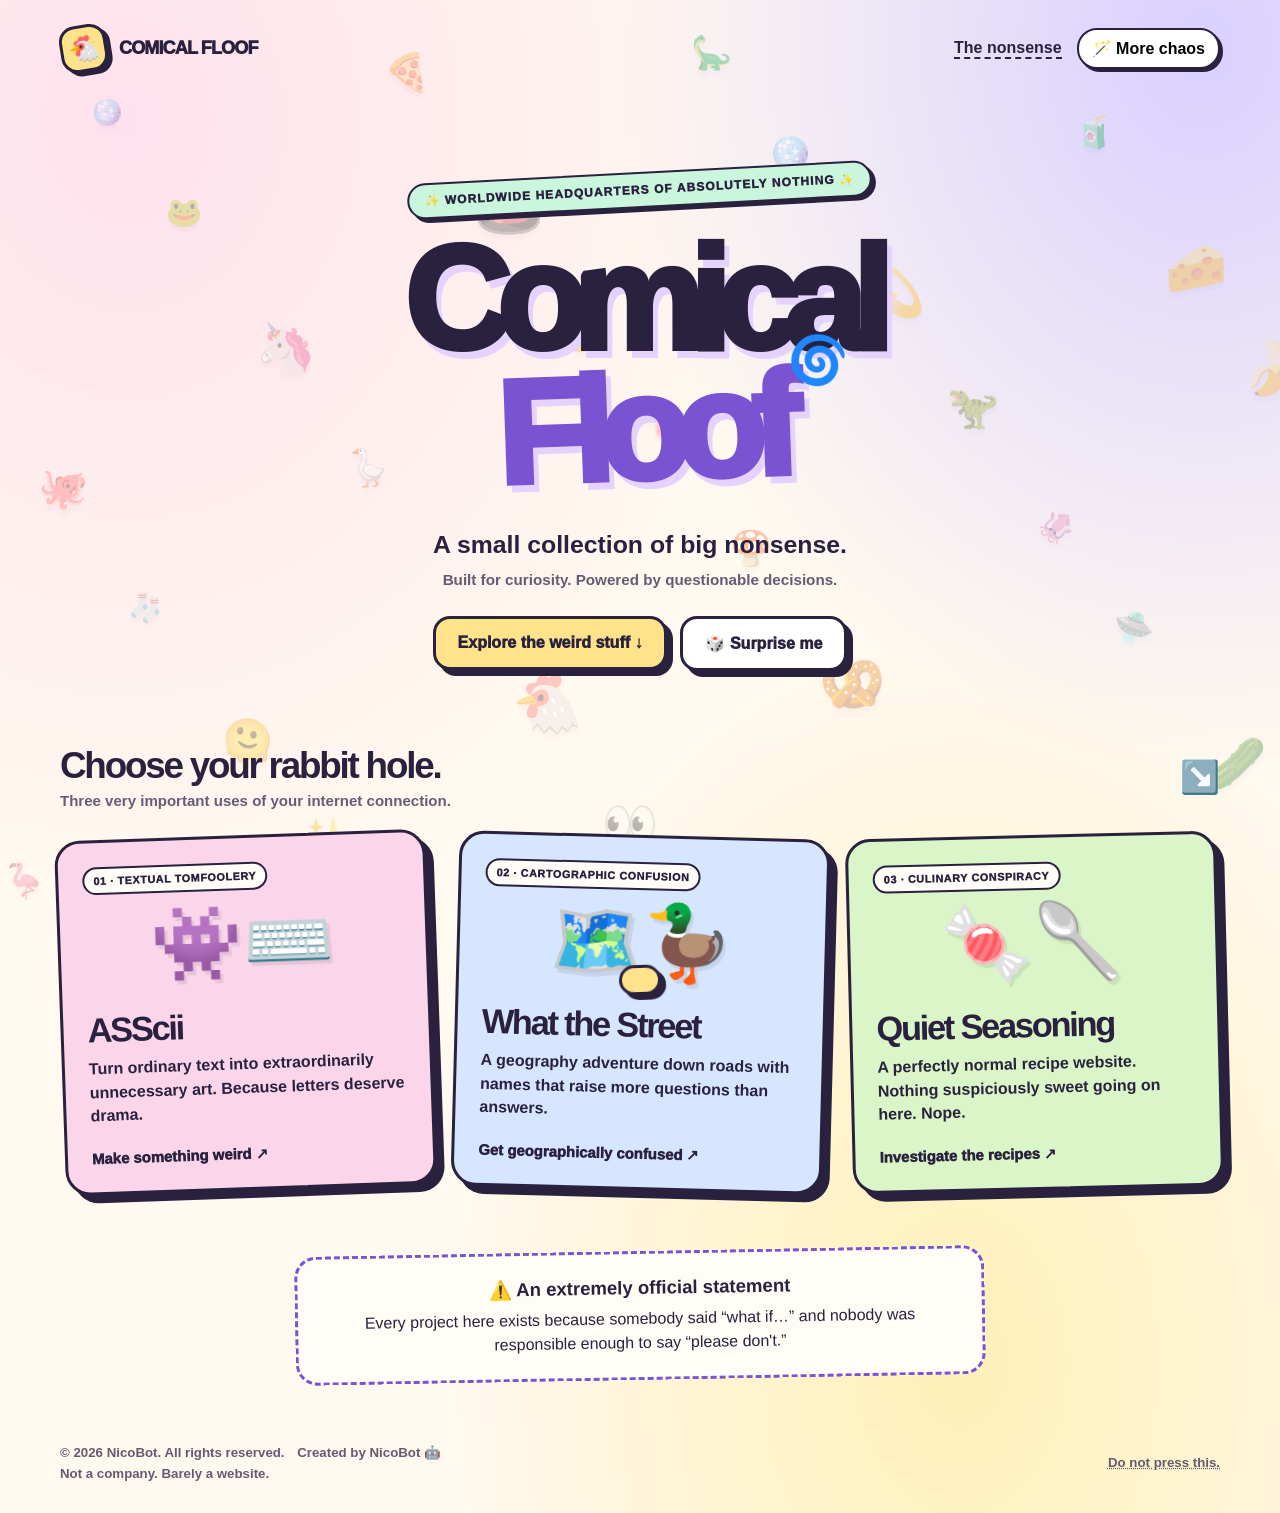
<file: index(3).html>
<!doctype html>
<html lang="en">
<head>
  <meta charset="utf-8">
  <meta name="viewport" content="width=device-width, initial-scale=1">
  <meta name="theme-color" content="#f6e9ff">
  <meta name="description" content="Comical Floof: the very unofficial headquarters of important nonsense.">
  <meta property="og:title" content="Comical Floof — Extremely Important Nonsense">
  <meta property="og:description" content="Not a company. Barely a website.">
  <title>Comical Floof · Extremely Important Nonsense</title>
  <link rel="icon" href="data:image/svg+xml,%3Csvg xmlns='http://www.w3.org/2000/svg' viewBox='0 0 100 100'%3E%3Ctext y='.9em' font-size='85'%3E%F0%9F%90%94%3C/text%3E%3C/svg%3E">
  <style>
    :root { color-scheme:light; --ink:#29213e; --purple:#7953d2; --yellow:#ffe38a; }
    *,*::before,*::after { box-sizing:border-box; }
    html { scroll-behavior:smooth; }
    body { margin:0; color:var(--ink); min-height:100vh; overflow-x:hidden; font-family:'Trebuchet MS',Verdana,sans-serif; background:radial-gradient(ellipse at 10% 8%,#ffe1ed,transparent 39%),radial-gradient(ellipse at 94% 3%,#d9d0ff,transparent 35%),radial-gradient(ellipse at 75% 90%,#fff0b7,transparent 38%),#fff9ef; }
    a { color:inherit; }
    button { cursor:pointer; font:inherit; }
    a:focus-visible,button:focus-visible { outline:4px solid #6943c9; outline-offset:5px; }
    .emoji-sky { position:fixed; z-index:0; inset:0; pointer-events:none; overflow:hidden; }
    .floater { position:absolute; user-select:none; line-height:1; opacity:.33; filter:drop-shadow(0 5px 2px #452e6e16); animation:bob var(--bob) ease-in-out infinite alternate; }
    .floater > span { display:block; animation:spin var(--spin) linear infinite; }
    @keyframes spin { to { transform:rotate(360deg); } }
    @keyframes bob { from { transform:translate(-16px,-26px); } to { transform:translate(19px,32px); } }
    .page { position:relative; z-index:1; width:min(1160px,calc(100% - 36px)); margin:auto; }
    .topbar { padding:25px 0; display:flex; align-items:center; justify-content:space-between; gap:16px; }
    .brand { display:flex; align-items:center; gap:12px; font-size:1.13rem; letter-spacing:-.05em; font-weight:1000; text-decoration:none; }
    .brand-icon { width:47px; height:47px; display:grid; place-items:center; font-size:1.6rem; border:3px solid var(--ink); border-radius:16px; background:var(--yellow); box-shadow:4px 4px 0 var(--ink); transform:rotate(-9deg); }
    nav { display:flex; align-items:center; gap:15px; }
    nav a { font-weight:900; text-decoration:none; border-bottom:2px dashed var(--ink); }
    .tiny-btn { padding:9px 13px; border:2px solid var(--ink); border-radius:20px; background:#fff; box-shadow:3px 3px 0 var(--ink); font-weight:900; }
    .tiny-btn:hover { transform:translate(2px,2px); box-shadow:1px 1px 0 var(--ink); }
    .hero { position:relative; text-align:center; padding:75px 10px 74px; }
    .eyebrow { display:inline-block; padding:9px 15px; background:#caf6de; border:2px solid var(--ink); border-radius:100px; transform:rotate(-3deg); box-shadow:4px 4px 0 var(--ink); font-size:.75rem; text-transform:uppercase; letter-spacing:.09em; font-weight:1000; }
    h1 { margin:28px 0 16px; font-size:clamp(4rem,11.5vw,9.6rem); line-height:.88; letter-spacing:-.095em; font-weight:1000; text-shadow:5px 7px 0 #e6d2ff; }
    h1 span { display:block; }
    h1 .floof { position:relative; color:var(--purple); transform:rotate(-2deg); }
    h1 .sparkle { display:inline-block; position:absolute; top:-.45em; margin-left:.1em; font-size:.32em; letter-spacing:0; text-shadow:none; transform:rotate(20deg); }
    .subtitle { margin:33px auto 0; font-size:clamp(1.1rem,2.6vw,1.55rem); font-weight:900; line-height:1.35; }
    .subnote { margin:9px auto 28px; color:#665a74; font-size:.95rem; font-weight:700; }
    .hero-cta { display:flex; align-items:center; justify-content:center; flex-wrap:wrap; gap:13px; }
    .big-btn { display:inline-flex; align-items:center; justify-content:center; gap:8px; padding:15px 22px; border:3px solid var(--ink); border-radius:17px; background:var(--yellow); color:var(--ink); box-shadow:6px 6px 0 var(--ink); text-decoration:none; font-weight:1000; transition:transform .17s,box-shadow .17s; }
    .big-btn.secondary { background:#fff; }
    .big-btn:hover { transform:translate(4px,4px) rotate(1deg); box-shadow:2px 2px 0 var(--ink); }
    .section-head { display:flex; align-items:center; justify-content:space-between; gap:15px; margin:0 0 26px; }
    h2 { margin:0; font-size:clamp(1.7rem,4vw,2.3rem); letter-spacing:-.06em; }
    .section-head p { margin:5px 0 0; color:#685c72; font-weight:700; font-size:.94rem; }
    .projects { display:grid; grid-template-columns:repeat(3,minmax(0,1fr)); gap:24px; margin-bottom:62px; }
    .project { display:flex; flex-direction:column; min-height:330px; padding:24px; border:3px solid var(--ink); border-radius:25px; box-shadow:8px 8px 0 var(--ink); text-decoration:none; transition:transform .2s,box-shadow .2s; }
    .project:hover,.project:focus-visible { transform:translateY(-8px) rotate(0) !important; box-shadow:9px 14px 0 var(--ink); }
    .project.pink { background:#fbd6eb; transform:rotate(-2deg); }
    .project.blue { background:#d6e6ff; transform:rotate(1.5deg); }
    .project.green { background:#daf6c8; transform:rotate(-1.4deg); }
    .tag { align-self:flex-start; padding:6px 9px; border:2px solid var(--ink); border-radius:100px; background:#fffdf7; font-size:.67rem; text-transform:uppercase; letter-spacing:.06em; font-weight:1000; }
    .illustration { display:grid; place-items:center; min-height:104px; font-size:clamp(3.2rem,6vw,4.6rem); filter:drop-shadow(3px 4px 0 #00000014); }
    .project h3 { margin:13px 0 9px; font-size:clamp(1.6rem,2.8vw,2.15rem); letter-spacing:-.065em; line-height:1.05; }
    .project p { margin:0 0 22px; font-size:1rem; font-weight:650; line-height:1.47; }
    .project .linktext { margin-top:auto; font-size:.93rem; font-weight:1000; }
    .official { max-width:690px; margin:0 auto 58px; padding:23px 25px; border:3px dashed var(--purple); border-radius:22px; background:#fffdf6; text-align:center; transform:rotate(-1deg); }
    .official strong { font-size:1.16rem; }
    .official p { margin:8px 0 0; line-height:1.48; }
    footer { display:flex; justify-content:space-between; align-items:center; flex-wrap:wrap; gap:12px; padding:6px 0 32px; color:#655b71; font-weight:800; font-size:.83rem; }
    footer button { padding:0; border:0; background:transparent; color:inherit; text-decoration:underline dotted; font-weight:900; }
    .toast { position:fixed; z-index:30; bottom:25px; left:50%; width:max-content; max-width:calc(100% - 30px); padding:12px 18px; border:3px solid var(--ink); border-radius:15px; background:var(--yellow); font-weight:1000; text-align:center; box-shadow:5px 5px 0 var(--ink); transform:translate(-50%,120px) rotate(-2deg); transition:transform .28s; pointer-events:none; }
    .toast.show { transform:translate(-50%,0) rotate(-2deg); }
    .chaos-piece { position:fixed; z-index:20; pointer-events:none; animation:blast 1.8s ease-out both; }
    @keyframes blast { from { opacity:1; transform:translate(0,0) rotate(0); } to { opacity:0; transform:translate(var(--dx),var(--dy)) rotate(var(--rot)); } }
    @media(max-width:770px) { .projects { grid-template-columns:1fr; max-width:500px; margin:0 auto 52px; gap:25px; } .project { min-height:255px; } .illustration { min-height:75px; } .hero { padding:60px 0 63px; } h1 { font-size:clamp(3.75rem,15vw,6rem); } }
    @media(max-width:430px) { nav a { display:none; } .brand { font-size:1rem; } .tiny-btn { padding:8px 10px; } .eyebrow { font-size:.64rem; } }
    @media(prefers-reduced-motion:reduce) { *,*::before,*::after { animation-duration:.01ms !important; animation-iteration-count:1 !important; transition-duration:.01ms !important; scroll-behavior:auto !important; } }
  </style>
</head>
<body>
  <div class="emoji-sky" id="emojiSky" aria-hidden="true"></div>
  <div class="page">
    <header class="topbar">
      <a class="brand" href="./" aria-label="Comical Floof homepage"><span class="brand-icon" aria-hidden="true">🐔</span> COMICAL FLOOF</a>
      <nav aria-label="Main navigation"><a href="#projects">The nonsense</a><button class="tiny-btn" id="moreChaos" type="button">🪄 More chaos</button></nav>
    </header>
    <main>
      <section class="hero" aria-labelledby="mainTitle">
        <span class="eyebrow">✨ Worldwide headquarters of absolutely nothing ✨</span>
        <h1 id="mainTitle"><span>Comical</span><span class="floof">Floof<span class="sparkle" aria-hidden="true">🌀</span></span></h1>
        <p class="subtitle">A small collection of big nonsense.</p>
        <p class="subnote">Built for curiosity. Powered by questionable decisions.</p>
        <div class="hero-cta"><a href="#projects" class="big-btn">Explore the weird stuff ↓</a><button id="surprise" class="big-btn secondary" type="button">🎲 Surprise me</button></div>
      </section>
      <section id="projects" aria-labelledby="projectTitle">
        <div class="section-head"><div><h2 id="projectTitle">Choose your rabbit hole.</h2><p>Three very important uses of your internet connection.</p></div><span aria-hidden="true" style="font-size:2rem">↘️</span></div>
        <div class="projects">
          <a class="project pink" href="./asscii.html" aria-label="Open ASScii"><span class="tag">01 · Textual tomfoolery</span><div class="illustration" aria-hidden="true">👾⌨️</div><h3>ASScii</h3><p>Turn ordinary text into extraordinarily unnecessary art. Because letters deserve drama.</p><span class="linktext">Make something weird ↗</span></a>
          <a class="project blue" href="./whatthestreet.html" aria-label="Open What the Street"><span class="tag">02 · Cartographic confusion</span><div class="illustration" aria-hidden="true">🗺️🦆</div><h3>What the Street</h3><p>A geography adventure down roads with names that raise more questions than answers.</p><span class="linktext">Get geographically confused ↗</span></a>
          <a class="project green" href="./quietseasoning.html" aria-label="Open Quiet Seasoning"><span class="tag">03 · Culinary conspiracy</span><div class="illustration" aria-hidden="true">🍬🥄</div><h3>Quiet Seasoning</h3><p>A perfectly normal recipe website. Nothing suspiciously sweet going on here. Nope.</p><span class="linktext">Investigate the recipes ↗</span></a>
        </div>
      </section>
      <aside class="official"><strong>⚠️ An extremely official statement</strong><p>Every project here exists because somebody said “what if…” and nobody was responsible enough to say “please don't.”</p></aside>
    </main>
    <footer><span>© 2026 NicoBot. All rights reserved. <span style="display:inline-block;margin-left:9px">Created by NicoBot 🤖</span><span style="display:block;margin-top:6px;font-weight:600">Not a company. Barely a website.</span></span><button id="secret" type="button" title="Absolutely do not touch">Do not press this.</button></footer>
  </div>
  <div id="toast" class="toast" role="status" aria-live="polite"></div>
  <script>
    (function () {
      'use strict';
      var sky = document.getElementById('emojiSky');
      var symbols = ['🦆','🦄','🥨','🪩','🐙','👀','🧀','🛸','🍕','🦖','🫠','🐸','🍄','🦩','🍌','🐔','🧃','🪿','✨','💫','🧦','🦕','🍬','🥒','🎩','🦑'];
      for (var i = 0; i < 28; i++) {
        var wrap = document.createElement('span');
        var inner = document.createElement('span');
        wrap.className = 'floater';
        inner.textContent = symbols[(i * 11 + 3) % symbols.length];
        wrap.style.left = ((i * 37 + 7) % 101) + '%';
        wrap.style.top = ((i * 23 + 11) % 99) + '%';
        wrap.style.fontSize = (27 + (i * 17 % 31)) + 'px';
        wrap.style.setProperty('--bob', (6 + i % 7) + 's');
        wrap.style.setProperty('--spin', (12 + i % 13) + 's');
        wrap.style.animationDelay = (-i * .7) + 's';
        inner.style.animationDirection = i % 2 ? 'reverse' : 'normal';
        wrap.appendChild(inner);
        sky.appendChild(wrap);
      }
      var pages = ['./asscii.html','./whatthestreet.html','./quietseasoning.html'];
      document.getElementById('surprise').addEventListener('click', function () { window.location.href = pages[Math.floor(Math.random() * pages.length)]; });
      var toast = document.getElementById('toast');
      var toastTimer;
      function say(text) { toast.textContent = text; toast.classList.add('show'); clearTimeout(toastTimer); toastTimer = setTimeout(function () { toast.classList.remove('show'); }, 2800); }
      var messages = ['You have been promoted to Chief Goblin Officer.','The council of ducks approves. 🦆','Chaos levels are within acceptable nonsense.','A goose has been notified. 🪿','This passed absolutely no quality assurance.','You found the secret. The secret is more emojis.'];
      var count = 0;
      function makeChaos() {
        say(messages[count++ % messages.length]);
        if (window.matchMedia('(prefers-reduced-motion: reduce)').matches) return;
        for (var j = 0; j < 19; j++) {
          var e = document.createElement('span'); e.className = 'chaos-piece';
          e.textContent = symbols[Math.floor(Math.random() * symbols.length)];
          e.style.left = (20 + Math.random() * 60) + 'vw'; e.style.top = (35 + Math.random() * 35) + 'vh';
          e.style.fontSize = (20 + Math.random() * 36) + 'px';
          e.style.setProperty('--dx', (Math.random() * 700 - 350) + 'px');
          e.style.setProperty('--dy', (-60 - Math.random() * 650) + 'px');
          e.style.setProperty('--rot', (Math.random() * 1100 - 550) + 'deg');
          document.body.appendChild(e);
          e.addEventListener('animationend', function () { this.remove(); });
        }
      }
      document.getElementById('moreChaos').addEventListener('click', makeChaos);
      document.getElementById('secret').addEventListener('click', makeChaos);
    }());
  </script>
</body>
</html>
</file>
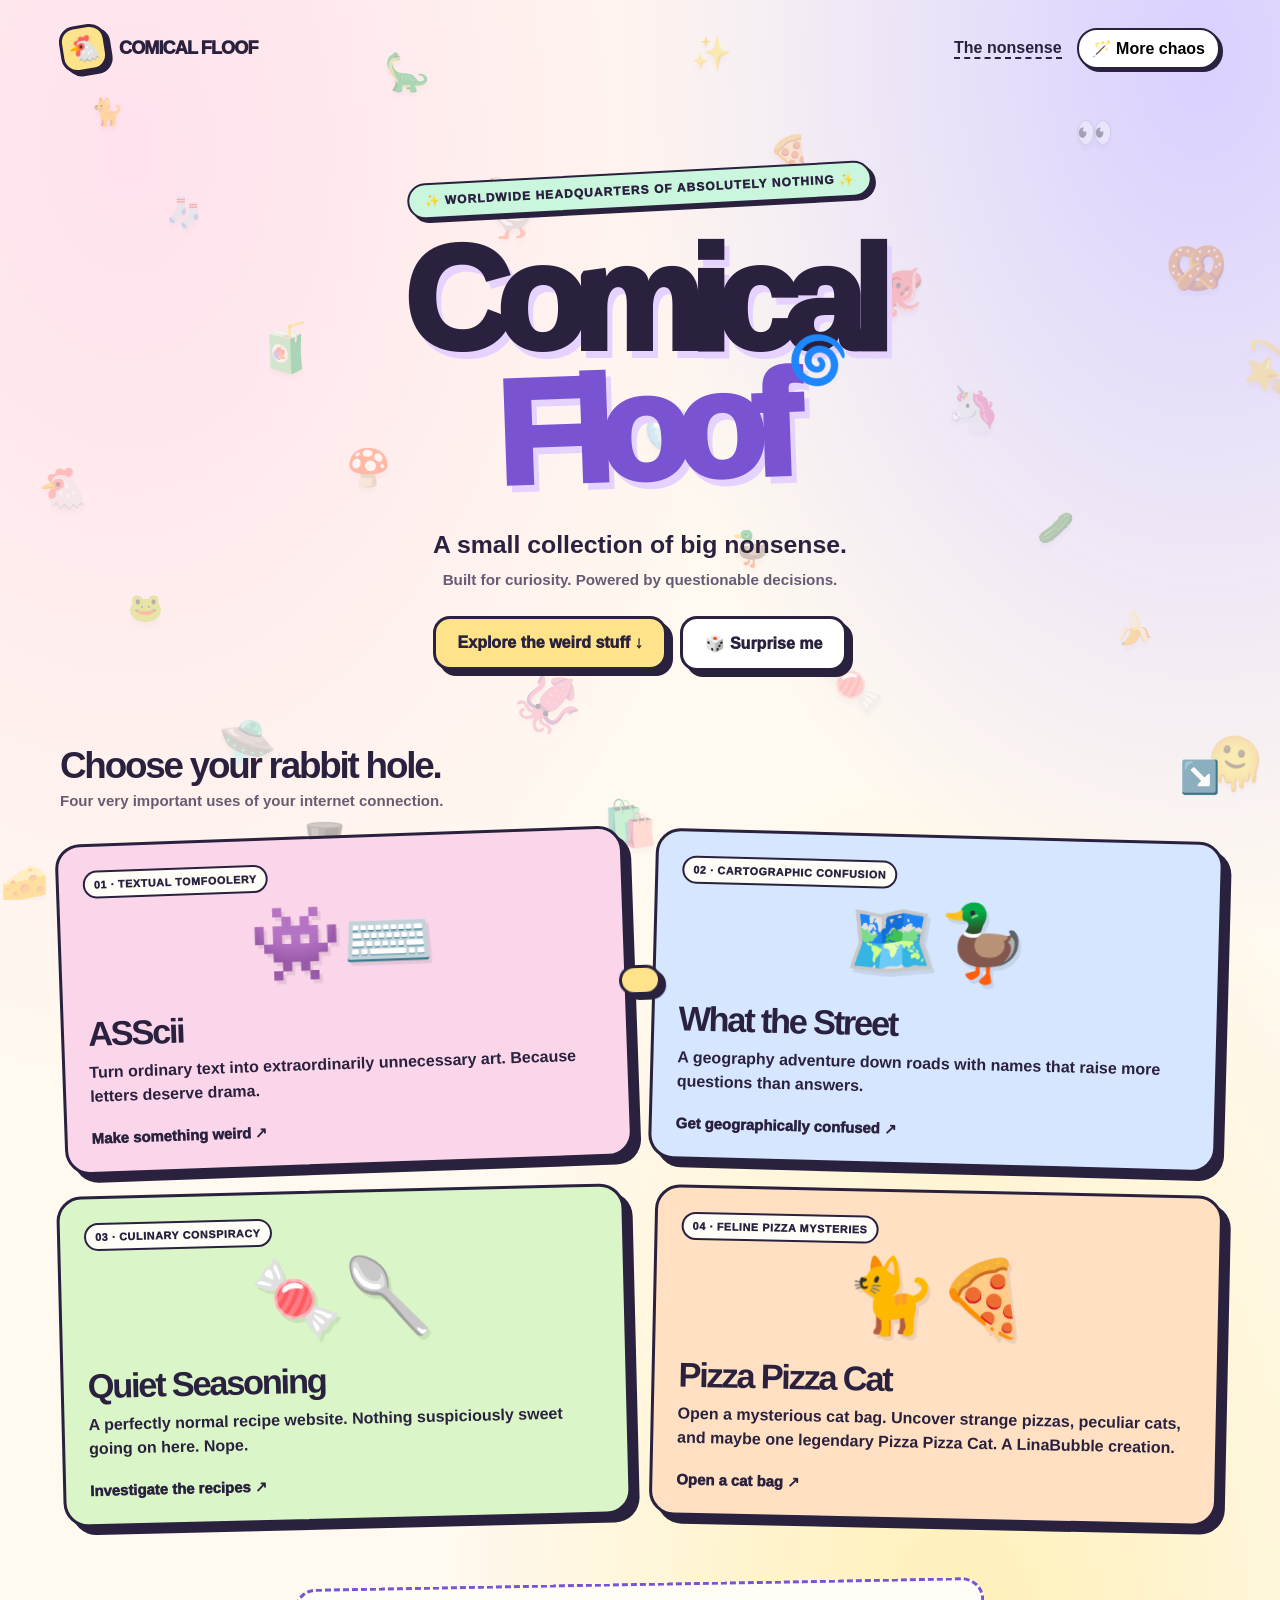
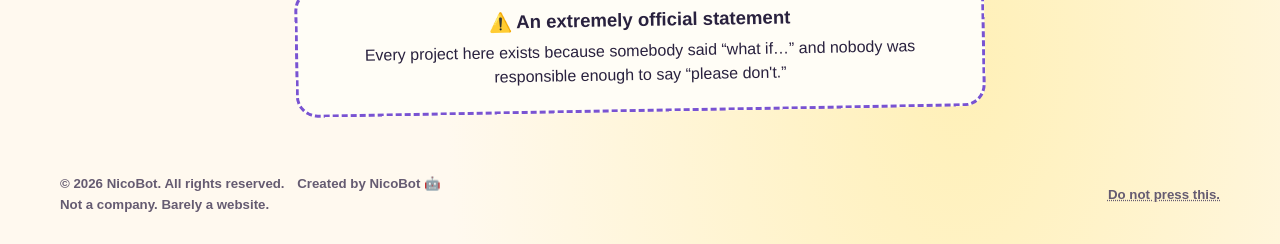
<file: index(5).html>
<!doctype html>
<html lang="en">
<head>
  <meta charset="utf-8">
  <meta name="viewport" content="width=device-width, initial-scale=1">
  <meta name="theme-color" content="#f6e9ff">
  <meta name="description" content="Comical Floof: the very unofficial headquarters of important nonsense.">
  <meta property="og:title" content="Comical Floof — Extremely Important Nonsense">
  <meta property="og:description" content="Not a company. Barely a website.">
  <title>Comical Floof · Extremely Important Nonsense</title>
  <link rel="icon" href="data:image/svg+xml,%3Csvg xmlns='http://www.w3.org/2000/svg' viewBox='0 0 100 100'%3E%3Ctext y='.9em' font-size='85'%3E%F0%9F%90%94%3C/text%3E%3C/svg%3E">
  <style>
    :root { color-scheme:light; --ink:#29213e; --purple:#7953d2; --yellow:#ffe38a; }
    *,*::before,*::after { box-sizing:border-box; }
    html { scroll-behavior:smooth; }
    body { margin:0; color:var(--ink); min-height:100vh; overflow-x:hidden; font-family:'Trebuchet MS',Verdana,sans-serif; background:radial-gradient(ellipse at 10% 8%,#ffe1ed,transparent 39%),radial-gradient(ellipse at 94% 3%,#d9d0ff,transparent 35%),radial-gradient(ellipse at 75% 90%,#fff0b7,transparent 38%),#fff9ef; }
    a { color:inherit; }
    button { cursor:pointer; font:inherit; }
    a:focus-visible,button:focus-visible { outline:4px solid #6943c9; outline-offset:5px; }
    .emoji-sky { position:fixed; z-index:0; inset:0; pointer-events:none; overflow:hidden; }
    .floater { position:absolute; user-select:none; line-height:1; opacity:.33; filter:drop-shadow(0 5px 2px #452e6e16); animation:bob var(--bob) ease-in-out infinite alternate; }
    .floater > span { display:block; animation:spin var(--spin) linear infinite; }
    @keyframes spin { to { transform:rotate(360deg); } }
    @keyframes bob { from { transform:translate(-16px,-26px); } to { transform:translate(19px,32px); } }
    .page { position:relative; z-index:1; width:min(1160px,calc(100% - 36px)); margin:auto; }
    .topbar { padding:25px 0; display:flex; align-items:center; justify-content:space-between; gap:16px; }
    .brand { display:flex; align-items:center; gap:12px; font-size:1.13rem; letter-spacing:-.05em; font-weight:1000; text-decoration:none; }
    .brand-icon { width:47px; height:47px; display:grid; place-items:center; font-size:1.6rem; border:3px solid var(--ink); border-radius:16px; background:var(--yellow); box-shadow:4px 4px 0 var(--ink); transform:rotate(-9deg); }
    nav { display:flex; align-items:center; gap:15px; }
    nav a { font-weight:900; text-decoration:none; border-bottom:2px dashed var(--ink); }
    .tiny-btn { padding:9px 13px; border:2px solid var(--ink); border-radius:20px; background:#fff; box-shadow:3px 3px 0 var(--ink); font-weight:900; }
    .tiny-btn:hover { transform:translate(2px,2px); box-shadow:1px 1px 0 var(--ink); }
    .hero { position:relative; text-align:center; padding:75px 10px 74px; }
    .eyebrow { display:inline-block; padding:9px 15px; background:#caf6de; border:2px solid var(--ink); border-radius:100px; transform:rotate(-3deg); box-shadow:4px 4px 0 var(--ink); font-size:.75rem; text-transform:uppercase; letter-spacing:.09em; font-weight:1000; }
    h1 { margin:28px 0 16px; font-size:clamp(4rem,11.5vw,9.6rem); line-height:.88; letter-spacing:-.095em; font-weight:1000; text-shadow:5px 7px 0 #e6d2ff; }
    h1 span { display:block; }
    h1 .floof { position:relative; color:var(--purple); transform:rotate(-2deg); }
    h1 .sparkle { display:inline-block; position:absolute; top:-.45em; margin-left:.1em; font-size:.32em; letter-spacing:0; text-shadow:none; transform:rotate(20deg); }
    .subtitle { margin:33px auto 0; font-size:clamp(1.1rem,2.6vw,1.55rem); font-weight:900; line-height:1.35; }
    .subnote { margin:9px auto 28px; color:#665a74; font-size:.95rem; font-weight:700; }
    .hero-cta { display:flex; align-items:center; justify-content:center; flex-wrap:wrap; gap:13px; }
    .big-btn { display:inline-flex; align-items:center; justify-content:center; gap:8px; padding:15px 22px; border:3px solid var(--ink); border-radius:17px; background:var(--yellow); color:var(--ink); box-shadow:6px 6px 0 var(--ink); text-decoration:none; font-weight:1000; transition:transform .17s,box-shadow .17s; }
    .big-btn.secondary { background:#fff; }
    .big-btn:hover { transform:translate(4px,4px) rotate(1deg); box-shadow:2px 2px 0 var(--ink); }
    .section-head { display:flex; align-items:center; justify-content:space-between; gap:15px; margin:0 0 26px; }
    h2 { margin:0; font-size:clamp(1.7rem,4vw,2.3rem); letter-spacing:-.06em; }
    .section-head p { margin:5px 0 0; color:#685c72; font-weight:700; font-size:.94rem; }
    .projects { display:grid; grid-template-columns:repeat(2,minmax(0,1fr)); gap:24px; margin-bottom:62px; }
    .project { display:flex; flex-direction:column; min-height:330px; padding:24px; border:3px solid var(--ink); border-radius:25px; box-shadow:8px 8px 0 var(--ink); text-decoration:none; transition:transform .2s,box-shadow .2s; }
    .project:hover,.project:focus-visible { transform:translateY(-8px) rotate(0) !important; box-shadow:9px 14px 0 var(--ink); }
    .project.pink { background:#fbd6eb; transform:rotate(-2deg); }
    .project.blue { background:#d6e6ff; transform:rotate(1.5deg); }
    .project.green { background:#daf6c8; transform:rotate(-1.4deg); }
    .project.orange { background:#ffe0c3; transform:rotate(1.2deg); }
    .tag { align-self:flex-start; padding:6px 9px; border:2px solid var(--ink); border-radius:100px; background:#fffdf7; font-size:.67rem; text-transform:uppercase; letter-spacing:.06em; font-weight:1000; }
    .illustration { display:grid; place-items:center; min-height:104px; font-size:clamp(3.2rem,6vw,4.6rem); filter:drop-shadow(3px 4px 0 #00000014); }
    .project h3 { margin:13px 0 9px; font-size:clamp(1.6rem,2.8vw,2.15rem); letter-spacing:-.065em; line-height:1.05; }
    .project p { margin:0 0 22px; font-size:1rem; font-weight:650; line-height:1.47; }
    .project .linktext { margin-top:auto; font-size:.93rem; font-weight:1000; }
    .official { max-width:690px; margin:0 auto 58px; padding:23px 25px; border:3px dashed var(--purple); border-radius:22px; background:#fffdf6; text-align:center; transform:rotate(-1deg); }
    .official strong { font-size:1.16rem; }
    .official p { margin:8px 0 0; line-height:1.48; }
    footer { display:flex; justify-content:space-between; align-items:center; flex-wrap:wrap; gap:12px; padding:6px 0 32px; color:#655b71; font-weight:800; font-size:.83rem; }
    footer button { padding:0; border:0; background:transparent; color:inherit; text-decoration:underline dotted; font-weight:900; }
    .toast { position:fixed; z-index:30; bottom:25px; left:50%; width:max-content; max-width:calc(100% - 30px); padding:12px 18px; border:3px solid var(--ink); border-radius:15px; background:var(--yellow); font-weight:1000; text-align:center; box-shadow:5px 5px 0 var(--ink); transform:translate(-50%,120px) rotate(-2deg); transition:transform .28s; pointer-events:none; }
    .toast.show { transform:translate(-50%,0) rotate(-2deg); }
    .chaos-piece { position:fixed; z-index:20; pointer-events:none; animation:blast 1.8s ease-out both; }
    @keyframes blast { from { opacity:1; transform:translate(0,0) rotate(0); } to { opacity:0; transform:translate(var(--dx),var(--dy)) rotate(var(--rot)); } }
    @media(max-width:770px) { .projects { grid-template-columns:1fr; max-width:500px; margin:0 auto 52px; gap:25px; } .project { min-height:255px; } .illustration { min-height:75px; } .hero { padding:60px 0 63px; } h1 { font-size:clamp(3.75rem,15vw,6rem); } }
    @media(max-width:430px) { nav a { display:none; } .brand { font-size:1rem; } .tiny-btn { padding:8px 10px; } .eyebrow { font-size:.64rem; } }
    @media(prefers-reduced-motion:reduce) { *,*::before,*::after { animation-duration:.01ms !important; animation-iteration-count:1 !important; transition-duration:.01ms !important; scroll-behavior:auto !important; } }
  </style>
</head>
<body>
  <div class="emoji-sky" id="emojiSky" aria-hidden="true"></div>
  <div class="page">
    <header class="topbar">
      <a class="brand" href="./" aria-label="Comical Floof homepage"><span class="brand-icon" aria-hidden="true">🐔</span> COMICAL FLOOF</a>
      <nav aria-label="Main navigation"><a href="#projects">The nonsense</a><button class="tiny-btn" id="moreChaos" type="button">🪄 More chaos</button></nav>
    </header>
    <main>
      <section class="hero" aria-labelledby="mainTitle">
        <span class="eyebrow">✨ Worldwide headquarters of absolutely nothing ✨</span>
        <h1 id="mainTitle"><span>Comical</span><span class="floof">Floof<span class="sparkle" aria-hidden="true">🌀</span></span></h1>
        <p class="subtitle">A small collection of big nonsense.</p>
        <p class="subnote">Built for curiosity. Powered by questionable decisions.</p>
        <div class="hero-cta"><a href="#projects" class="big-btn">Explore the weird stuff ↓</a><button id="surprise" class="big-btn secondary" type="button">🎲 Surprise me</button></div>
      </section>
      <section id="projects" aria-labelledby="projectTitle">
        <div class="section-head"><div><h2 id="projectTitle">Choose your rabbit hole.</h2><p>Four very important uses of your internet connection.</p></div><span aria-hidden="true" style="font-size:2rem">↘️</span></div>
        <div class="projects">
          <a class="project pink" href="./asscii.html" aria-label="Open ASScii"><span class="tag">01 · Textual tomfoolery</span><div class="illustration" aria-hidden="true">👾⌨️</div><h3>ASScii</h3><p>Turn ordinary text into extraordinarily unnecessary art. Because letters deserve drama.</p><span class="linktext">Make something weird ↗</span></a>
          <a class="project blue" href="./whatthestreet.html" aria-label="Open What the Street"><span class="tag">02 · Cartographic confusion</span><div class="illustration" aria-hidden="true">🗺️🦆</div><h3>What the Street</h3><p>A geography adventure down roads with names that raise more questions than answers.</p><span class="linktext">Get geographically confused ↗</span></a>
          <a class="project green" href="./quietseasoning.html" aria-label="Open Quiet Seasoning"><span class="tag">03 · Culinary conspiracy</span><div class="illustration" aria-hidden="true">🍬🥄</div><h3>Quiet Seasoning</h3><p>A perfectly normal recipe website. Nothing suspiciously sweet going on here. Nope.</p><span class="linktext">Investigate the recipes ↗</span></a>
          <a class="project orange" href="./Pizza_Pizza_Cat.html" aria-label="Open Pizza Pizza Cat"><span class="tag">04 · Feline pizza mysteries</span><div class="illustration" aria-hidden="true">🐈🍕</div><h3>Pizza Pizza Cat</h3><p>Open a mysterious cat bag. Uncover strange pizzas, peculiar cats, and maybe one legendary Pizza Pizza Cat. A LinaBubble creation.</p><span class="linktext">Open a cat bag ↗</span></a>
        </div>
      </section>
      <aside class="official"><strong>⚠️ An extremely official statement</strong><p>Every project here exists because somebody said “what if…” and nobody was responsible enough to say “please don't.”</p></aside>
    </main>
    <footer><span>© 2026 NicoBot. All rights reserved. <span style="display:inline-block;margin-left:9px">Created by NicoBot 🤖</span><span style="display:block;margin-top:6px;font-weight:600">Not a company. Barely a website.</span></span><button id="secret" type="button" title="Absolutely do not touch">Do not press this.</button></footer>
  </div>
  <div id="toast" class="toast" role="status" aria-live="polite"></div>
  <script>
    (function () {
      'use strict';
      var sky = document.getElementById('emojiSky');
      var symbols = ['🦆','🦄','🥨','🐈','🪩','🐙','👀','🧀','🛸','🍕','🦖','🫠','🐸','🍄','🦩','🍌','🐔','🧃','🪿','✨','💫','🧦','🦕','🛍️','🍬','🥒','🎩','🦑'];
      for (var i = 0; i < 28; i++) {
        var wrap = document.createElement('span');
        var inner = document.createElement('span');
        wrap.className = 'floater';
        inner.textContent = symbols[(i * 11 + 3) % symbols.length];
        wrap.style.left = ((i * 37 + 7) % 101) + '%';
        wrap.style.top = ((i * 23 + 11) % 99) + '%';
        wrap.style.fontSize = (27 + (i * 17 % 31)) + 'px';
        wrap.style.setProperty('--bob', (6 + i % 7) + 's');
        wrap.style.setProperty('--spin', (12 + i % 13) + 's');
        wrap.style.animationDelay = (-i * .7) + 's';
        inner.style.animationDirection = i % 2 ? 'reverse' : 'normal';
        wrap.appendChild(inner);
        sky.appendChild(wrap);
      }
      var pages = ['./asscii.html','./whatthestreet.html','./quietseasoning.html','./Pizza_Pizza_Cat.html'];
      document.getElementById('surprise').addEventListener('click', function () { window.location.href = pages[Math.floor(Math.random() * pages.length)]; });
      var toast = document.getElementById('toast');
      var toastTimer;
      function say(text) { toast.textContent = text; toast.classList.add('show'); clearTimeout(toastTimer); toastTimer = setTimeout(function () { toast.classList.remove('show'); }, 2800); }
      var messages = ['You have been promoted to Chief Goblin Officer.','The council of ducks approves. 🦆','Chaos levels are within acceptable nonsense.','A goose has been notified. 🪿','This passed absolutely no quality assurance.','You found the secret. The secret is more emojis.'];
      var count = 0;
      function makeChaos() {
        say(messages[count++ % messages.length]);
        if (window.matchMedia('(prefers-reduced-motion: reduce)').matches) return;
        for (var j = 0; j < 19; j++) {
          var e = document.createElement('span'); e.className = 'chaos-piece';
          e.textContent = symbols[Math.floor(Math.random() * symbols.length)];
          e.style.left = (20 + Math.random() * 60) + 'vw'; e.style.top = (35 + Math.random() * 35) + 'vh';
          e.style.fontSize = (20 + Math.random() * 36) + 'px';
          e.style.setProperty('--dx', (Math.random() * 700 - 350) + 'px');
          e.style.setProperty('--dy', (-60 - Math.random() * 650) + 'px');
          e.style.setProperty('--rot', (Math.random() * 1100 - 550) + 'deg');
          document.body.appendChild(e);
          e.addEventListener('animationend', function () { this.remove(); });
        }
      }
      document.getElementById('moreChaos').addEventListener('click', makeChaos);
      document.getElementById('secret').addEventListener('click', makeChaos);
    }());
  </script>
</body>
</html>
</file>
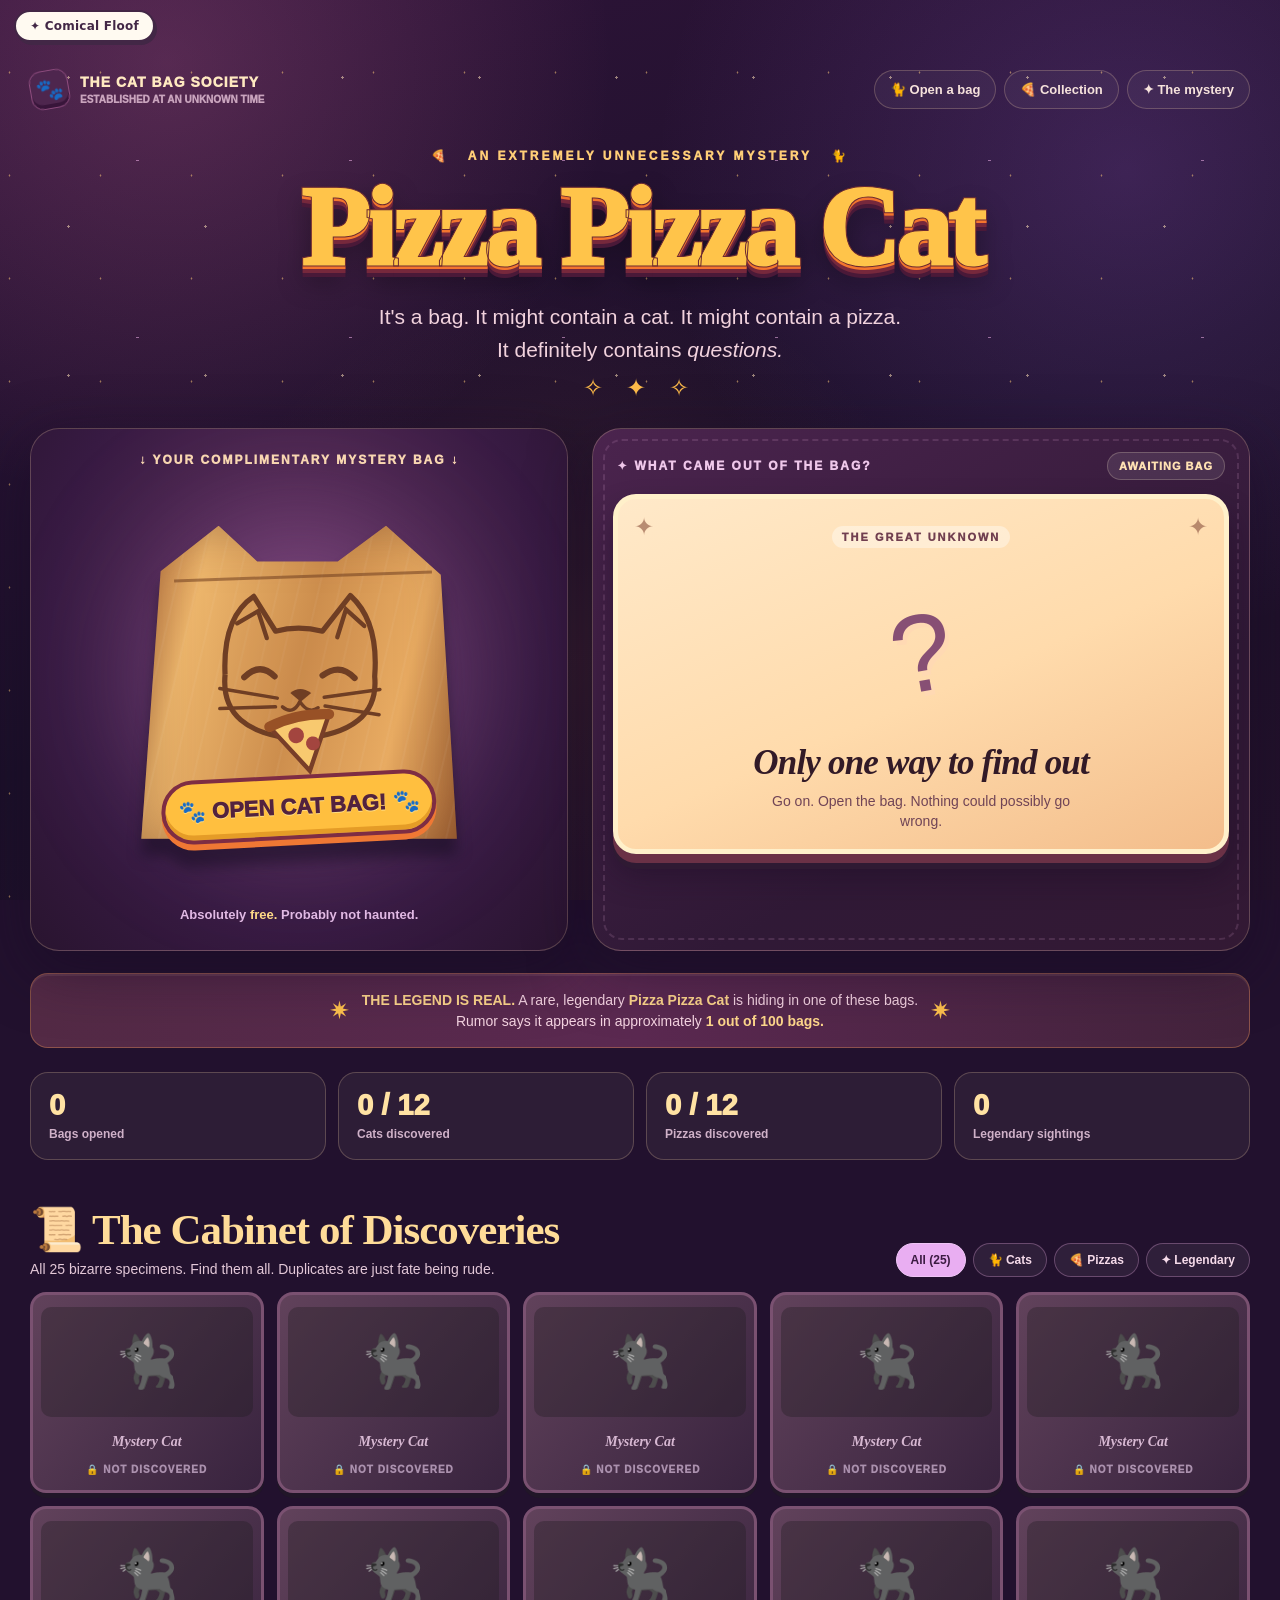
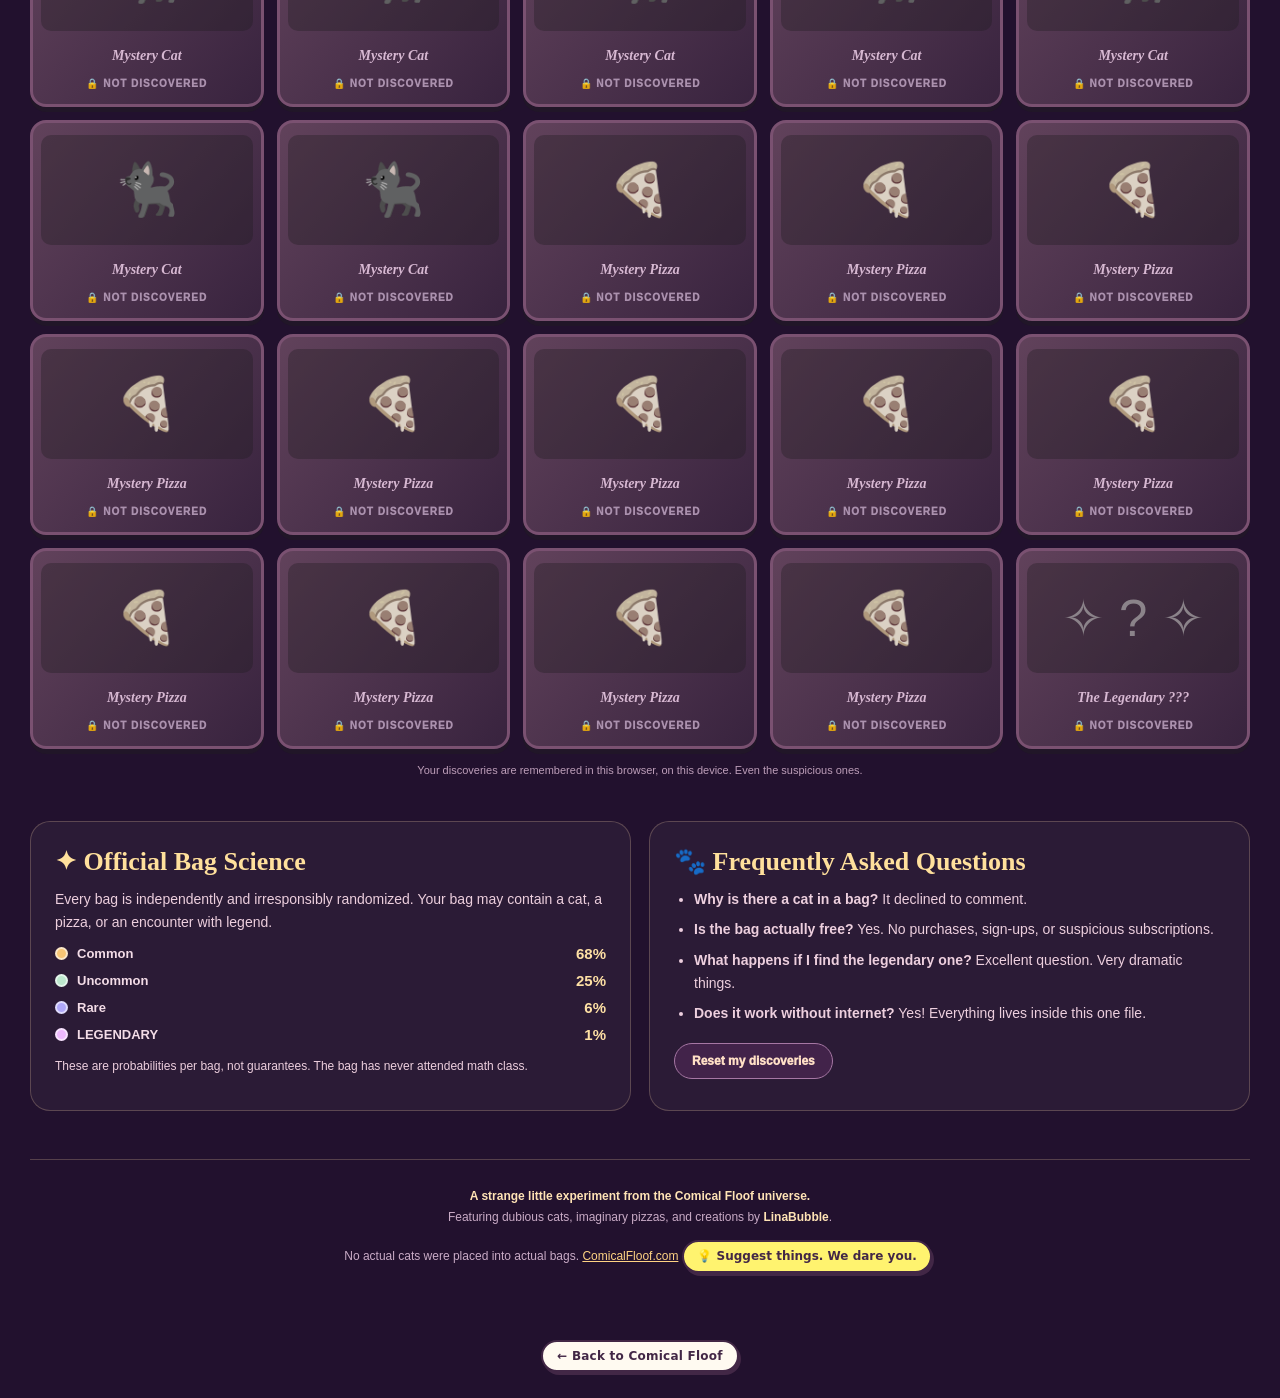
<file: pizzapizzacat.html>
<!doctype html>
<html lang="en">
<head>
<meta charset="utf-8">
<meta name="viewport" content="width=device-width, initial-scale=1">
<meta name="theme-color" content="#25132f">
<meta name="description" content="Open a mysterious cat bag. Find an unusual cat or an even stranger pizza. One legendary creature is hiding inside.">
<meta name="author" content="LinaBubble">
<title>Pizza Pizza Cat — The Cat Bag</title>
<style>
  :root { --night:#22112e; --night2:#35163d; --ink:#321a27; --cream:#ffefd2; --paper:#ffe2b6; --gold:#ffc44a; --orange:#fb9138; --pink:#f3a7c8; --purple:#cf81ed; --muted:#d3bed4; --border:rgba(255,218,173,.23); }
  * {box-sizing:border-box} html {scroll-behavior:smooth} body {margin:0;color:#fff5ea;background:var(--night);font-family:'Trebuchet MS',Verdana,sans-serif;min-height:100vh;overflow-x:hidden}
  body::before {content:"";position:fixed;inset:0;z-index:-2;pointer-events:none;background:radial-gradient(circle at 13% 7%,rgba(236,120,175,.22),transparent 32%),radial-gradient(circle at 88% 19%,rgba(155,93,210,.24),transparent 35%),radial-gradient(circle at 45% 73%,rgba(244,138,72,.11),transparent 40%),linear-gradient(160deg,#30143a 0%,#1b1029 57%,#23122b 100%)}
  body::after {content:"";position:fixed;inset:0;z-index:-1;pointer-events:none;opacity:.54;background-image:radial-gradient(#ffe2b9 1px,transparent 1.2px),radial-gradient(#f8b8f0 1px,transparent 1.2px),radial-gradient(#ffca79 .7px,transparent 1.1px);background-size:137px 149px,213px 177px,91px 103px;background-position:0 3px,31px 72px,55px 21px}
  button,a {touch-action:manipulation} button {font:inherit} a {color:#ffd383} a:hover {color:#fff3b9} :focus-visible{outline:3px solid #fff099;outline-offset:5px}
  .wrap {width:min(1220px,calc(100% - 44px));margin:0 auto} .topbar{display:flex;align-items:center;justify-content:space-between;gap:16px;padding:24px 0 13px}
  .brand {color:#ffe9c1;display:flex;align-items:center;gap:11px;text-decoration:none;font-weight:1000;letter-spacing:1px;font-size:14px}.brand .paw{width:39px;height:39px;display:grid;place-items:center;border-radius:12px;background:#4e264e;border:1px solid #8e4c7e;box-shadow:inset 0 -4px 0 #38153a;font-size:22px;transform:rotate(-10deg)}
  nav {display:flex;align-items:center;flex-wrap:wrap;justify-content:flex-end;gap:8px}nav a {text-decoration:none;color:#f6e2dc;font-weight:800;font-size:13px;border:1px solid var(--border);padding:11px 15px;border-radius:999px;background:#ffffff0b;transition:.2s} nav a:hover{background:#ffffff22;color:white;transform:translateY(-2px)}
  .hero{text-align:center;padding:27px 0 7px;position:relative}.eyebrow{font-size:12px;font-weight:1000;letter-spacing:3px;color:#ffce77;text-transform:uppercase}.hero h1{font-family:Georgia,'Trebuchet MS',serif;font-weight:1000;font-size:clamp(48px,9vw,112px);line-height:.98;letter-spacing:-4px;margin:11px auto 17px;max-width:1150px;color:var(--gold);-webkit-text-stroke:1px #6c2a31;text-shadow:0 3px 0 #f4752e,0 7px 0 #76283c,0 11px 0 #4a1938,0 14px 28px rgba(0,0,0,.36)}
  .hero p{font-size:clamp(16px,2.3vw,21px);max-width:660px;margin:0 auto;color:#f1d2dd;line-height:1.55}.squiggle{color:#ffbc4a;font-size:24px;letter-spacing:8px;margin:8px auto 0}
  .worklabel{display:inline-flex;gap:7px;align-items:center;background:#ffce7030;border:1px solid #f7ca7c6b;color:#ffe6a5;font-weight:800;padding:6px 12px;border-radius:30px;font-size:11px;letter-spacing:1px;margin-top:12px}
  .stage{position:relative;display:grid;grid-template-columns:minmax(0,.9fr) minmax(0,1.1fr);gap:24px;align-items:stretch;margin-top:19px}
  .stage-panel{min-width:0;border-radius:29px;border:1px solid var(--border);position:relative;overflow:hidden;box-shadow:0 18px 60px #170a2480}
  .bag-panel{background:radial-gradient(ellipse at 50% 36%,#62325c 0%,#371a42 65%,#29142f 100%);min-height:510px;padding:24px 20px 19px;display:flex;align-items:center;flex-direction:column}
  .panel-label{text-transform:uppercase;font-size:12px;letter-spacing:2px;font-weight:1000;color:#f8d6b1;text-align:center;position:relative;z-index:2}
  .bagglow{position:absolute;top:92px;left:50%;transform:translateX(-50%);width:300px;height:310px;background:#b979cf50;filter:blur(68px);border-radius:50%;pointer-events:none}
  .bag-wrap{display:flex;align-items:center;justify-content:center;flex:1;width:100%;position:relative;min-height:345px}
  .bag-button{position:relative;border:0;background:none;padding:10px;cursor:pointer;display:block;width:min(340px,97%);height:345px;transform-origin:50% 86%;filter:drop-shadow(0 17px 7px #130b1f85);transition:transform .23s ease,filter .23s ease}
  .bag-button:hover:not(:disabled){transform:translateY(-10px) rotate(-2deg);filter:drop-shadow(0 25px 15px #130b1f97)}.bag-button:active:not(:disabled){transform:translateY(3px) scale(.97)}.bag-button:disabled{cursor:wait}
  .bag-body{position:absolute;inset:12px 9px 7px;background:linear-gradient(104deg,#ac6636 0%,#edb66c 19%,#cd8e4d 49%,#e8ab62 76%,#a36232 100%);clip-path:polygon(7% 14%,25% 0,37% 11%,62% 11%,77% 0,94% 15%,99% 96%,1% 96%);border-radius:21px 20px 18px 18px;box-shadow:inset 0 0 55px #673b2382}
  .bag-body::before{content:"";position:absolute;inset:0;background:repeating-linear-gradient(103deg,transparent 0 9px,#ffffff10 10px 11px,transparent 12px 20px);opacity:.65}
  .bag-body::after{content:"";position:absolute;top:15%;left:11%;right:9%;border-top:3px solid #7340218f;transform:rotate(-2deg)}
  .bag-art{position:absolute;left:10%;top:17%;height:58%;width:80%;overflow:visible}.bag-tag{position:absolute;bottom:20px;left:50%;width:81%;transform:translateX(-50%) rotate(-3deg);background:#ffbf3f;color:#53233e;font-size:22px;font-weight:1000;line-height:1.1;padding:16px 12px;border-radius:34px;border:4px solid #7e2d43;box-shadow:0 6px 0 #ef7834,inset 0 -5px 0 #e59c27;text-shadow:0 1px #ffde87}
  .bag-sub{margin:2px auto 9px;z-index:1;position:relative;color:#e1b9e4;font-size:13px;font-weight:700;text-align:center}.bag-sub span{color:#ffda88}
  .opening .bag-button{animation:shake .52s ease-in-out infinite}.opening .bag-tag{background:#f6d68e}
  @keyframes shake{0%,100%{transform:rotate(-5deg) translateY(0)}25%{transform:rotate(6deg) translateY(-8px)}50%{transform:rotate(-2deg) translateY(-3px)}75%{transform:rotate(5deg) translateY(-7px)}}
  .reveal-panel{background:linear-gradient(150deg,#4b244e,#301936 66%,#331934);padding:20px;min-height:510px;display:flex;flex-direction:column;justify-content:space-between}
  .reveal-panel:before{content:"";position:absolute;inset:10px;pointer-events:none;border:2px dashed #f6b8ea24;border-radius:19px}
  .reveal-top{display:flex;align-items:center;justify-content:space-between;gap:10px;position:relative;z-index:2;margin:3px 4px 14px}.reveal-top .panel-label{color:#efc7ea;text-align:left}.reveal-top .status{font-size:11px;font-weight:1000;text-transform:uppercase;letter-spacing:1px;color:#ffe1b3;background:#ffffff17;border:1px solid #fff2cc38;border-radius:20px;padding:7px 11px}
  .discovery-card{background:linear-gradient(157deg,#ffe9c9 0%,#ffdbac 54%,#f3bd8b 100%);color:var(--ink);border:5px solid #fff0ca;border-radius:23px;padding:14px 14px 18px;box-shadow:0 9px 0 #6b3146,0 15px 0 #2f1a33,0 20px 32px #190b2378;position:relative;flex:1;display:flex;flex-direction:column;min-height:360px;overflow:hidden}
  .discovery-card:before,.discovery-card:after{content:"✦";position:absolute;color:#9b654f;opacity:.7;font-size:24px;top:14px;left:16px}.discovery-card:after{left:auto;right:16px}
  .card-ribbon{text-align:center;font-size:11px;letter-spacing:2px;font-weight:1000;text-transform:uppercase;color:#713f50;padding:5px 10px;background:#ffffff60;border-radius:20px;align-self:center}
  .art-slot{position:relative;width:100%;height:220px;display:grid;place-items:center;overflow:hidden;border-radius:14px;margin:9px auto 7px;background:radial-gradient(circle,#e8a5a65c,#ffffff00 67%)}.art-slot svg{height:100%;max-width:100%;width:100%;filter:drop-shadow(0 8px 4px #834e4f40)}
  .card-details{text-align:center;margin:auto 0 0;padding:0 7px}.card-name{margin:0;font-size:clamp(25px,3.2vw,35px);line-height:1.05;font-family:Georgia,serif;letter-spacing:-.8px}.card-description{font-size:14px;line-height:1.45;color:#704456;margin:9px auto 0;max-width:340px;min-height:40px}
  .rarity-badge{display:inline-flex;border-radius:20px;font-size:10px;letter-spacing:1px;text-transform:uppercase;font-weight:1000;padding:6px 11px;margin:0 auto 9px;background:#f7c575;border:1px solid #c48145;color:#56313b}.rarity-badge.uncommon{background:#bde8ce;border-color:#66a78a}.rarity-badge.rare{background:#c6c5ff;border-color:#7e7dbd}.rarity-badge.legendary{background:#eeb9ff;border-color:#a95fd2;color:#652078}
  .unopened{height:100%;display:grid;place-items:center;text-align:center}.unopened .mystery-art{font-size:110px;line-height:1;color:#874f74;text-shadow:3px 5px #ffd9b3;transform:rotate(-10deg);margin-top:25px}.unopened .card-name{font-style:italic}.unopened .card-description{max-width:300px}
  .reveal-actions{min-height:56px;display:flex;align-items:end;justify-content:center;margin-top:20px;gap:10px;flex-wrap:wrap;position:relative;z-index:2}.btn{border:0;border-radius:999px;cursor:pointer;padding:15px 23px;font-weight:1000;font-size:15px;box-shadow:0 5px 0 #5d2c5f;transition:transform .17s,box-shadow .17s}.btn:hover{transform:translateY(-3px);box-shadow:0 8px 0 #5d2c5f}.btn:active{transform:translateY(3px);box-shadow:0 2px 0 #5d2c5f}.btn:disabled{opacity:.6;cursor:wait}.btn-primary{background:#e5a2f4;color:#4b2058;border:3px solid #f4c1fa}.btn-secondary{background:#42234a;color:#ffdfc6;border:1px solid #a677a4;box-shadow:none}.btn-secondary:hover{box-shadow:none;background:#5b2d61}
  .legend-banner{display:flex;align-items:center;justify-content:center;text-align:center;gap:12px;border:1px solid #ffa45756;border-radius:18px;background:linear-gradient(90deg,#532a45,#5b2951,#43233c);padding:16px 22px;margin:22px 0 24px;box-shadow:inset 0 2px #f1cbba1a}.legend-banner span:first-child,.legend-banner span:last-child{color:#ffc24d;font-size:25px}.legend-banner strong{color:#ffd88c}.legend-banner p{font-size:14px;line-height:1.45;margin:0;color:#f6d5e3}
  .stats{display:grid;grid-template-columns:repeat(4,minmax(0,1fr));gap:12px;margin:0 0 44px}.stat{padding:17px 18px;background:#fff0da0d;border-radius:18px;border:1px solid var(--border)}.stat .value{font-size:29px;line-height:1.1;color:#ffe2a3;font-weight:1000}.stat .label{font-size:12px;line-height:1.3;color:#cfb1c8;margin-top:5px;font-weight:800}
  section{scroll-margin-top:20px}.section-head{display:flex;align-items:end;justify-content:space-between;gap:12px;flex-wrap:wrap;margin-bottom:15px}.section-head h2{font-size:clamp(30px,4vw,43px);margin:0;font-family:Georgia,serif;letter-spacing:-1px;color:#ffdc98}.section-head p{font-size:14px;color:#e3c8d8;margin:6px 0 0}
  .filters{display:flex;gap:7px;flex-wrap:wrap}.filter{cursor:pointer;border:1px solid #c18cbb66;border-radius:24px;background:#ffffff0f;color:#f6dbea;padding:9px 14px;font-size:12px;font-weight:900}.filter.active,.filter:hover{background:#e9aef2;color:#3b1b42;border-color:#efc5f6}
  .gallery{display:grid;grid-template-columns:repeat(5,minmax(0,1fr));gap:13px;margin-bottom:14px}.gallery-item{position:relative;text-align:center;min-width:0;background:linear-gradient(140deg,#ffeaca,#eec798);border:3px solid #ffe4bb;color:#3e2538;border-radius:16px;padding:12px 8px 15px;min-height:188px;box-shadow:0 5px 0 #3e263d}
  .gallery-item .mini-art{height:110px;display:grid;place-items:center;border-radius:10px;background:#e0a5a02a;margin-bottom:9px;overflow:hidden}.gallery-item .mini-art svg{max-width:100%;width:100%;height:108px}.gallery-item .mini-title{font-size:14px;line-height:1.2;font-weight:1000;min-height:33px;display:grid;place-items:center}.gallery-item .mini-bottom{font-size:10px;letter-spacing:1px;text-transform:uppercase;margin-top:5px;color:#875360;font-weight:1000}
  .gallery-item.locked{background:linear-gradient(130deg,#61425b,#38233e);border-color:#7a5171;color:#d7b8d2;box-shadow:0 5px 0 #211628}.gallery-item.locked .mini-art{background:#28172b59;filter:saturate(.2);font-size:51px;color:#a17b9e}.gallery-item.locked .mini-title{font-style:italic;font-family:Georgia,serif;font-weight:600}.gallery-item.locked .mini-bottom{color:#ab91ae}
  .gallery-item.legendary{background:linear-gradient(145deg,#f9e8b4,#e5baff);border-color:#ffe792;box-shadow:0 5px 0 #b777ab,0 0 20px #eeb6ec44}
  .rarities{display:grid;grid-template-columns:1fr 1fr;gap:18px;margin-top:45px;margin-bottom:48px}.info-card{background:#fff1da0b;border:1px solid var(--border);border-radius:20px;padding:24px}.info-card h3{margin:0 0 11px;color:#ffe09c;font-family:Georgia,serif;font-size:26px}.info-card p,.info-card li{color:#edcfde;font-size:14px;line-height:1.65}.info-card p{margin:0 0 10px}.info-card ul{padding-left:20px;margin:0}.info-card li+li{margin-top:7px}.rarity-line{display:flex;align-items:center;gap:9px;margin:10px 0;color:#f3dce7;font-size:13px;font-weight:800}.rarity-dot{width:13px;height:13px;flex:0 0 13px;border:2px solid #fff9;border-radius:50%}.rarity-line b{margin-left:auto;color:#ffe1a5;font-size:15px}
  footer{border-top:1px solid var(--border);padding:26px 0 45px;text-align:center;color:#c9abc6;font-size:12px;line-height:1.75}footer strong{color:#ffe3b5}.tiny-note{font-size:11px;color:#bd9eb9;text-align:center;margin:15px 0 0}
  .new-ribbon{position:absolute;top:12px;right:-43px;background:#ea7548;color:#fff7d5;font-size:11px;font-weight:1000;letter-spacing:1px;padding:8px 48px;transform:rotate(36deg);box-shadow:0 2px 4px #38202a80}.legendary-glow{animation:legendglow 2s infinite alternate;border-color:#ffda79;box-shadow:0 9px 0 #b16bb7,0 0 35px #eec27188,0 0 70px #eb85dc66}@keyframes legendglow{from{box-shadow:0 9px 0 #b16bb7,0 0 19px #eec27155}to{box-shadow:0 9px 0 #b16bb7,0 0 45px #eec271cc,0 0 65px #eb85dcbb}}
  .flash{animation:pop .5s cubic-bezier(.2,1.5,.6,1)}@keyframes pop{from{transform:scale(.88) rotate(-2deg);opacity:.45}to{transform:scale(1) rotate(0);opacity:1}}
  #confetti{position:fixed;inset:0;pointer-events:none;z-index:10;overflow:hidden}.confetti{position:absolute;top:-20px;width:11px;height:17px;border-radius:3px;animation:fall 3s ease-in forwards;opacity:0}@keyframes fall{0%{transform:translateY(-20px) rotate(0);opacity:1}100%{transform:translateY(105vh) rotate(810deg);opacity:0}}
  .hidden{display:none!important}
  @media(max-width:850px){.stage{grid-template-columns:1fr}.bag-panel{min-height:440px}.reveal-panel{min-height:470px}.gallery{grid-template-columns:repeat(4,minmax(0,1fr))}.hero h1{letter-spacing:-2px}.rarities{grid-template-columns:1fr}}
  @media(max-width:560px){.wrap{width:min(100% - 24px,1220px)}.topbar{align-items:start;flex-direction:column;gap:13px;padding-top:14px}.brand{font-size:12px}nav{width:100%;justify-content:space-between;gap:5px}nav a{font-size:11px;padding:8px 10px}.hero{padding-top:19px}.hero h1{font-size:clamp(47px,13vw,69px);letter-spacing:-2px;margin-top:10px}.hero p{font-size:15px}.stage{gap:14px;margin-top:12px}.stage-panel{border-radius:22px}.bag-panel{min-height:400px;padding:20px 12px 13px}.bag-wrap{min-height:300px}.bag-button{width:285px;height:310px}.bag-tag{font-size:19px;padding:13px 10px}.reveal-panel{padding:15px;min-height:440px}.art-slot{height:195px}.discovery-card{min-height:345px}.stats{grid-template-columns:repeat(2,1fr);gap:9px;margin-bottom:34px}.stat{padding:13px}.stat .value{font-size:26px}.legend-banner{padding:13px 9px;gap:6px}.legend-banner p{font-size:12px}.legend-banner span:first-child,.legend-banner span:last-child{font-size:18px}.gallery{grid-template-columns:repeat(2,minmax(0,1fr));gap:10px}.gallery-item{min-height:181px}.section-head h2{font-size:33px}.info-card{padding:19px}.rarities{gap:12px;margin-top:33px}}
  @media(prefers-reduced-motion:reduce){*,*:before,*:after{scroll-behavior:auto!important;animation-duration:.01ms!important;animation-iteration-count:1!important;transition-duration:.01ms!important}}
</style>
<style>.cf-suggest{display:inline-block;margin:12px 4px 4px;padding:7px 13px;border:2px solid #422746;border-radius:30px;background:#fff36f;color:#422746!important;font:800 12px/1.2 system-ui,-apple-system,"Segoe UI",sans-serif;letter-spacing:0;text-decoration:none!important;text-transform:none;box-shadow:2px 3px 0 #422746;animation:cfwob 2.6s ease-in-out infinite;white-space:nowrap}.cf-suggest:hover,.cf-suggest:focus-visible{animation-duration:.45s}@keyframes cfwob{0%,100%{transform:rotate(-3deg)}50%{transform:rotate(3deg)}}@media(prefers-reduced-motion:reduce){.cf-suggest{animation:none}}</style>
<style>.cf-home{display:inline-block;margin:0;padding:7px 14px;border:2px solid #422746;border-radius:30px;background:#fffaf1;color:#422746!important;font:800 12px/1.2 system-ui,-apple-system,"Segoe UI",sans-serif;letter-spacing:.02em;text-decoration:none;box-shadow:2px 3px 0 #422746}.cf-home:hover{background:#fff36f}.cf-homebar{padding:10px 14px 4px;text-align:left;position:relative;z-index:30}.cf-homebar.bottom{text-align:center;padding:18px 14px 26px}</style>
</head>
<body>
<div class="cf-homebar"><a class="cf-home" href="index.html">✦ Comical Floof</a></div>
<div id="confetti" aria-hidden="true"></div>
<div class="wrap">
  <header class="topbar">
    <a class="brand" href="#top" aria-label="Back to top"><span class="paw">🐾</span><span>THE CAT BAG SOCIETY<br><small style="letter-spacing:0;color:#c9a4bd;font-size:10px">ESTABLISHED AT AN UNKNOWN TIME</small></span></a>
    <nav aria-label="Main navigation"><a href="#bag">🐈 Open a bag</a><a href="#collection">🍕 Collection</a><a href="#about">✦ The mystery</a></nav>
  </header>
  <main id="top">
    <div class="hero">
      <div class="eyebrow">🍕 &nbsp; An extremely unnecessary mystery &nbsp; 🐈</div>
      <h1 id="siteName">Pizza Pizza Cat</h1>
      <p>It's a bag. It might contain a cat. It might contain a pizza.<br>It definitely contains <em>questions.</em></p>
      <div class="squiggle" aria-hidden="true">✧ ✦ ✧</div>
    </div>
    <section id="bag" class="stage" aria-label="Open a cat bag">
      <div class="stage-panel bag-panel" id="bagPanel">
        <div class="panel-label">↓ Your complimentary mystery bag ↓</div>
        <div class="bagglow"></div>
        <div class="bag-wrap">
          <button class="bag-button" id="openBag" type="button" aria-label="Open the cat bag and reveal a cat or pizza">
            <div class="bag-body"></div>
            <svg class="bag-art" viewBox="0 0 300 230" aria-hidden="true">
              <path d="M65 118 Q62 52 98 28 L123 68 Q149 61 177 68 L209 27 Q242 57 237 120 Q243 185 149 192 Q59 185 65 118" fill="#b97641" fill-opacity=".13" stroke="#6f3e24" stroke-width="6" stroke-linejoin="round"/>
              <path d="M79 59 L103 45 L113 76 M194 75 L204 43 L225 62" fill="none" stroke="#6f3e24" stroke-width="5" stroke-linecap="round"/>
              <path d="M87 121 Q105 103 122 120 M177 119 Q197 104 214 122" fill="none" stroke="#6f3e24" stroke-width="7" stroke-linecap="round"/>
              <path d="M140 139 Q151 130 164 139 L152 149Z" fill="#6f3e24"/>
              <path d="M151 149 Q143 165 131 155 M151 149 Q161 164 172 156" fill="none" stroke="#6f3e24" stroke-width="4" stroke-linecap="round"/>
              <path d="M125 145 L59 134 M123 155 L59 157 M179 144 L243 135 M180 154 L242 164" fill="none" stroke="#6f3e24" stroke-width="4" stroke-linecap="round"/>
              <g transform="translate(116 178) rotate(-12)"><path d="M0 0 Q35 -13 70 0 L35 59Z" fill="#f8c96f" stroke="#783e28" stroke-width="5"/><path d="M0 0 Q33 -9 70 0" fill="none" stroke="#985126" stroke-width="12" stroke-linecap="round"/><circle cx="28" cy="16" r="9" fill="#a3453f"/><circle cx="45" cy="29" r="8" fill="#a3453f"/></g>
            </svg>
            <span class="bag-tag" id="bagTag">🐾 OPEN CAT BAG! 🐾</span>
          </button>
        </div>
        <p class="bag-sub" id="bagMessage">Absolutely <span>free.</span> Probably not haunted.</p>
      </div>
      <div class="stage-panel reveal-panel">
        <div class="reveal-top"><span class="panel-label">✦ What came out of the bag?</span><span class="status" id="revealStatus">AWAITING BAG</span></div>
        <div id="revealCard" class="discovery-card unopened" aria-live="polite" aria-atomic="true">
          <div class="card-ribbon">The Great Unknown</div>
          <div class="mystery-art" aria-hidden="true">?</div>
          <div class="card-details"><h2 class="card-name">Only one way to find out</h2><p class="card-description">Go on. Open the bag. Nothing could possibly go wrong.</p></div>
        </div>
        <div class="reveal-actions"><button id="openAgain" class="btn btn-primary hidden" type="button">✦ OPEN ANOTHER CAT BAG</button><a href="#collection" id="seeCollection" class="btn btn-secondary hidden" style="text-decoration:none;text-align:center">My collection</a></div>
      </div>
    </section>
    <aside class="legend-banner"><span aria-hidden="true">✷</span><p><strong>THE LEGEND IS REAL.</strong> A rare, legendary <strong>Pizza Pizza Cat</strong> is hiding in one of these bags.<br>Rumor says it appears in approximately <strong>1 out of 100 bags.</strong></p><span aria-hidden="true">✷</span></aside>
    <div class="stats" aria-label="Your bag opening statistics">
      <div class="stat"><div class="value" id="openCount">0</div><div class="label">Bags opened</div></div>
      <div class="stat"><div class="value" id="catCount">0 / 12</div><div class="label">Cats discovered</div></div>
      <div class="stat"><div class="value" id="pizzaCount">0 / 12</div><div class="label">Pizzas discovered</div></div>
      <div class="stat"><div class="value" id="legendCount">0</div><div class="label">Legendary sightings</div></div>
    </div>
    <section id="collection">
      <div class="section-head"><div><h2>📜 The Cabinet of Discoveries</h2><p>All 25 bizarre specimens. Find them all. Duplicates are just fate being rude.</p></div>
        <div class="filters" role="group" aria-label="Filter collection"><button class="filter active" data-filter="all" aria-pressed="true">All (25)</button><button class="filter" data-filter="cat" aria-pressed="false">🐈 Cats</button><button class="filter" data-filter="pizza" aria-pressed="false">🍕 Pizzas</button><button class="filter" data-filter="legendary" aria-pressed="false">✦ Legendary</button></div></div>
      <div class="gallery" id="gallery" aria-live="polite"></div>
      <p class="tiny-note">Your discoveries are remembered in this browser, on this device. Even the suspicious ones.</p>
    </section>
    <section id="about" class="rarities">
      <div class="info-card"><h3>✦ Official Bag Science</h3><p>Every bag is independently and irresponsibly randomized. Your bag may contain a cat, a pizza, or an encounter with legend.</p>
        <div class="rarity-line"><i class="rarity-dot" style="background:#f7c575"></i>Common <b>68%</b></div>
        <div class="rarity-line"><i class="rarity-dot" style="background:#bde8ce"></i>Uncommon <b>25%</b></div>
        <div class="rarity-line"><i class="rarity-dot" style="background:#b0a8fa"></i>Rare <b>6%</b></div>
        <div class="rarity-line"><i class="rarity-dot" style="background:#eeb9ff"></i>LEGENDARY <b>1%</b></div>
        <p style="margin-top:14px;font-size:12px">These are probabilities per bag, not guarantees. The bag has never attended math class.</p>
      </div>
      <div class="info-card"><h3>🐾 Frequently Asked Questions</h3><ul><li><strong>Why is there a cat in a bag?</strong> It declined to comment.</li><li><strong>Is the bag actually free?</strong> Yes. No purchases, sign-ups, or suspicious subscriptions.</li><li><strong>What happens if I find the legendary one?</strong> Excellent question. Very dramatic things.</li><li><strong>Does it work without internet?</strong> Yes! Everything lives inside this one file.</li></ul>
        <button class="btn btn-secondary" id="resetCollection" type="button" style="margin-top:18px;padding:10px 17px;font-size:12px">Reset my discoveries</button>
      </div>
    </section>
  </main>
  <footer><strong>A strange little experiment from the Comical Floof universe.</strong><br>Featuring dubious cats, imaginary pizzas, and creations by <strong>LinaBubble</strong>.<br>No actual cats were placed into actual bags. <a href="https://comicalfloof.com" target="_blank" rel="noopener noreferrer">ComicalFloof.com</a><a class="cf-suggest" href="suggestionbox.html">💡 Suggest things. We dare you.</a></footer>
</div>
<script>
'use strict';
/* Official site name: Pizza Pizza Cat. */
const SITE_NAME = 'Pizza Pizza Cat';
document.querySelector('#siteName').textContent = SITE_NAME;
document.title = SITE_NAME + ' — Open the Cat Bag';

// 12 illustrated cats + 12 illustrated pizzas + 1 very rare legendary cat-pizza.
const cats = [
  ['business-cat','Business Cat','Has three briefcases. None contain business.','common','#dca36e','#b56a50','#e7b4c6','tie'],
  ['soup-cat','Soup Cat','A cat that has been thinking about soup since 1997.','common','#f0c58b','#b87b48','#8ec8bd','soup'],
  ['tax-cat','Tax Cat','Knows your deductions. Refuses to elaborate.','common','#a1a6ac','#58646f','#e1ae83','paper'],
  ['moon-cat','Moon Cat','The moon is not made of cheese. It is made of cat.','common','#c3a9dc','#766da9','#e2c979','moon'],
  ['moth-cat','Moth Cat','Immediately flies toward the nearest bad idea.','common','#d2c2a3','#98856d','#d39cb2','moth'],
  ['bread-cat','Emergency Bread Cat','Use only in case of extreme toast.','common','#edc28f','#c18d54','#e9af72','bread'],
  ['static-cat','Static Cat','Makes the television show the weather from 1983.','common','#bdc7d5','#77869b','#8bcece','bolt'],
  ['detective-cat','Detective Cat','Has identified the criminal. It was the lamp.','uncommon','#d5a78c','#8e6778','#d69e6d','detective'],
  ['mushroom-cat','Mushroom Cat','Please do not ask where it has been growing.','uncommon','#f2d2b6','#af8a7d','#d98e8b','mushroom'],
  ['disco-cat','Disco Cat','Arrives exactly six minutes after the party ends.','uncommon','#8e7d9f','#5f4679','#ffb4c7','disco'],
  ['wizard-cat','Unlicensed Wizard Cat','All its spells turn things into slightly smaller cats.','uncommon','#6d7090','#444869','#e9bf8f','wizard'],
  ['ceiling-cat','Royal Ceiling Cat','Watches from above. Has opinions about the drapes.','rare','#e7e0d1','#b2a0ad','#dec56b','crown']
].map(([id,name,description,rarity,fur,stripe,accent,accessory],i)=>({id,name,description,rarity,fur,stripe,accent,accessory,type:'cat',seed:i}));
const pizzas = [
  ['pepperoni-eclipse','Pepperoni Eclipse','For three brief minutes, the sun was delicious.','common','pepperoni','#e4a04c','#ca584a'],
  ['haunted-hawaiian','Haunted Hawaiian','The pineapple is haunted. The ham is indifferent.','common','pineapple','#f3b758','#e5d27b'],
  ['cosmic-cheese','Cosmic Cheese','One small slice for man. One giant mozzarella.','common','star','#e9be70','#f8e29b'],
  ['pickle-storm','Pickle Storm','The forecast calls for a 90% chance of pickles.','common','pickle','#e6b96a','#74a16f'],
  ['ominous-olive','The Ominous Olive','Nobody invited the olive. It came anyway.','common','olive','#efbf84','#555268'],
  ['dragon-breath','Dragon Breath','Spicy enough to awaken a minor dragon.','common','pepper','#e6a260','#ed6e4d'],
  ['upside-down','Upside-Down Slice','The cheese is on the bottom. No one is okay.','common','tomato','#f0bf83','#dd6d5c'],
  ['void-mushroom','Void Mushroom','If it stares back, offer it a napkin.','uncommon','mushroom','#a48a88','#655874'],
  ['breakfast-dinner','Breakfast for Dinner','Knows what time it is. Does not care.','uncommon','egg','#e3ac61','#f5e9a5'],
  ['disco-supreme','Disco Supreme','Glitters legally classified as a vegetable.','uncommon','disco','#d3a3a8','#ee9eec'],
  ['soggy-oracle','Soggy Oracle','Predicts a damp future and extra napkins.','uncommon','cloud','#afc2b8','#9ed7d2'],
  ['marshmallow-marinara','Marshmallow Marinara','Chefs fear it. Children demand answers.','rare','marshmallow','#f0b47d','#ffebd1']
].map(([id,name,description,rarity,topping,cheese,accent],i)=>({id,name,description,rarity,topping,cheese,accent,type:'pizza',seed:i}));
const legendary = {id:'pizza-pizza-cat',name:'LEGENDARY Pizza Pizza Cat',description:'Half pizza. Half cat. Entirely impossible. You found the legend.',rarity:'legendary',type:'legendary',seed:25};
const entries=[...cats,...pizzas,legendary];
const byId=Object.fromEntries(entries.map(entry=>[entry.id,entry]));
const STORAGE_KEY='pizzaPizzaCatBag-v1';
const $=sel=>document.querySelector(sel);
const escapeHTML=s=>String(s).replace(/[&<>"']/g,c=>({'&':'&amp;','<':'&lt;','>':'&gt;','"':'&quot;',"'":'&#39;'}[c]));
let state={opens:0,counts:{},legendCount:0,last:null};
try{let loaded=JSON.parse(localStorage.getItem(STORAGE_KEY)||'null');if(loaded&&typeof loaded==='object'&&loaded.counts&&typeof loaded.counts==='object'){state={opens:Number(loaded.opens)||0,counts:loaded.counts,legendCount:Number(loaded.legendCount)||0,last:loaded.last||null};}}catch(error){}
let filter='all';let isOpening=false;
function save(){try{localStorage.setItem(STORAGE_KEY,JSON.stringify(state))}catch(error){/* Private browsers can block local storage; bag still works. */}}
const starField=(n=14)=>Array.from({length:n},(_,i)=>{const x=(i*97+29)%382+10,y=(i*51+17)%276+10,r=i%4===0?2.6:1.3;return `<circle cx="${x}" cy="${y}" r="${r}" fill="${i%3===0?'#ffe6a7':'#fffcdf'}" opacity="${.5+(i%4)/8}"/>`}).join('');
function catArt(cat,uid){
 const F=cat.fur,S=cat.stripe,A=cat.accent,s=cat.seed;
 const pupilShift=(s%3-1)*4;
 const stripes=s%2===0?`<path d="M145 88 l-11 22 M169 82 l-7 22 M196 83 l4 24 M231 90 l10 24" stroke="${S}" stroke-width="10" stroke-linecap="round" opacity=".7"/>`:`<path d="M118 153 l28 8 M282 153 l-27 8 M122 181 l26 -3 M277 181 l-26 -3" stroke="${S}" stroke-width="9" stroke-linecap="round" opacity=".65"/>`;
 let accessory='';
 switch(cat.accessory){
  case 'tie':accessory=`<path d="M178 245 L200 266 L221 245 L207 283 L195 292Z" fill="#a9445e" stroke="#7e3846" stroke-width="3"/><path d="M169 244 L188 252 L200 260 L214 251 L232 243" fill="none" stroke="#fff0d4" stroke-width="9"/>`;break;
  case 'soup':accessory=`<path d="M132 245 Q200 272 268 245 L252 286 Q201 304 149 286Z" fill="#9acbbd" stroke="#508b7c" stroke-width="5"/><path d="M136 249 Q200 268 263 249" fill="none" stroke="#ebf1c6" stroke-width="11"/><path d="M173 223 Q164 210 175 195 M202 221 Q188 208 202 194 M226 223 Q217 210 227 195" stroke="#fff9e4" fill="none" stroke-width="4" opacity=".8"/>`;break;
  case 'paper':accessory=`<g transform="rotate(12 257 224)"><rect x="239" y="189" width="72" height="91" rx="3" fill="#f7ead1" stroke="#8c7784" stroke-width="4"/><path d="M252 209h42M252 227h33M252 245h41" stroke="#a7a3a0" stroke-width="4"/></g>`;break;
  case 'moon':accessory=`<path d="M285 24 A35 35 0 1 0 320 73 A33 33 0 0 1 285 24Z" fill="#ffe8ae"/><circle cx="113" cy="53" r="4" fill="#fff2bb"/>`;break;
  case 'moth':accessory=`<path d="M112 152 Q30 54 40 196 Q77 239 133 205 M286 153 Q368 54 359 196 Q322 239 267 205" fill="#e3bfcf" stroke="#af8296" stroke-width="5"/><circle cx="68" cy="177" r="20" fill="#ba8fa9"/><circle cx="331" cy="177" r="20" fill="#ba8fa9"/>`;break;
  case 'bread':accessory=`<path d="M127 56 Q115 4 169 8 Q204 -4 236 11 Q290 9 274 70 L261 124 L137 122Z" fill="#e8ab64" stroke="#bd793e" stroke-width="7"/><path d="M142 62 Q154 40 182 47 Q209 34 251 62" fill="none" stroke="#f8d597" stroke-width="7"/>`;break;
  case 'bolt':accessory=`<path d="M304 25 L271 93 L299 91 L278 140 L345 66 L310 71 L333 25Z" fill="#fce39c" stroke="#b59374" stroke-width="3"/>`;break;
  case 'detective':accessory=`<path d="M115 89 Q137 35 197 34 Q252 38 281 92 Q201 121 115 89" fill="#66546b" stroke="#382b43" stroke-width="5"/><path d="M97 91 Q192 107 298 90" stroke="#443449" stroke-width="17" stroke-linecap="round"/>`;break;
  case 'mushroom':accessory=`<path d="M89 94 Q99 10 199 15 Q301 10 315 94 Q203 113 89 94Z" fill="#c96a6d" stroke="#a24c62" stroke-width="6"/><ellipse cx="162" cy="48" rx="18" ry="11" fill="#f6dfcc"/><ellipse cx="235" cy="50" rx="23" ry="13" fill="#f6dfcc"/><ellipse cx="199" cy="81" rx="12" ry="7" fill="#f6dfcc"/>`;break;
  case 'disco':accessory=`<path d="M126 151 L189 151 L195 164 L204 154 L264 151 L255 183 L214 189 L198 169 L180 188 L143 185Z" fill="#eaa7c7" stroke="#66496e" stroke-width="5"/><path d="M107 28 l8 16 17 7 -17 8 -8 17 -8 -17 -17 -8 17 -7Z" fill="#ffdc87"/>`;break;
  case 'wizard':accessory=`<path d="M141 96 L222 7 L260 99Z" fill="#54436c" stroke="#362e50" stroke-width="5"/><path d="M122 100 Q191 79 276 101" stroke="#514263" stroke-width="17" stroke-linecap="round"/><path d="M199 43 l5 8 10 3 -10 4 -5 9 -4 -9 -11 -4 11 -3Z" fill="#ffcc70"/>`;break;
  case 'crown':accessory=`<path d="M128 95 L126 40 L165 68 L199 26 L236 68 L275 40 L273 96Z" fill="#efc45e" stroke="#a57b36" stroke-width="6"/><circle cx="199" cy="72" r="10" fill="#d978a4"/><circle cx="164" cy="80" r="6" fill="#a98cc4"/><circle cx="237" cy="80" r="6" fill="#a98cc4"/>`;break;
 }
 const eyes=cat.accessory==='disco'?'':`<ellipse cx="160" cy="156" rx="22" ry="27" fill="#fff6d6" stroke="${S}" stroke-width="4"/><ellipse cx="239" cy="156" rx="22" ry="27" fill="#fff6d6" stroke="${S}" stroke-width="4"/><ellipse cx="${160+pupilShift}" cy="159" rx="9" ry="18" fill="#3c313e"/><ellipse cx="${239+pupilShift}" cy="159" rx="9" ry="18" fill="#3c313e"/><circle cx="${156+pupilShift}" cy="150" r="4" fill="#fff"/><circle cx="${235+pupilShift}" cy="150" r="4" fill="#fff"/>`;
 return `<svg viewBox="0 0 400 310" role="img" aria-label="Illustration of ${escapeHTML(cat.name)}" xmlns="http://www.w3.org/2000/svg"><ellipse cx="200" cy="160" rx="171" ry="139" fill="${A}" opacity=".25"/>${starField(11)}<ellipse cx="200" cy="291" rx="123" ry="12" fill="#75465a" opacity=".18"/><path d="M124 263 Q92 237 92 181 Q92 93 135 105 L139 51 L184 104 Q200 99 216 104 L260 51 L264 104 Q307 92 307 181 Q306 247 275 267 Q199 294 124 263Z" fill="${F}" stroke="${S}" stroke-width="7" stroke-linejoin="round"/><path d="M143 112 L151 78 L170 109 M229 107 L251 77 L257 111" fill="${A}" opacity=".85"/>${stripes}<ellipse cx="153" cy="212" rx="36" ry="22" fill="#f8eadb" opacity=".74"/><ellipse cx="246" cy="212" rx="36" ry="22" fill="#f8eadb" opacity=".74"/>${eyes}<path d="M184 204 Q201 195 218 204 L202 218Z" fill="#a46777" stroke="#895366" stroke-width="3"/><path d="M201 218 Q192 234 182 224 M201 218 Q209 234 219 224" fill="none" stroke="#795768" stroke-width="4" stroke-linecap="round"/><path d="M154 216 L99 208 M153 229 L96 235 M246 215 L302 208 M247 229 L304 236" fill="none" stroke="${S}" stroke-width="3" stroke-linecap="round"/>${accessory}</svg>`;
}
function toppingArt(p,x,y,i){let t=p.topping,a=p.accent;
 if(t==='pepperoni'||t==='tomato')return `<circle cx="${x}" cy="${y}" r="${16+i%3*2}" fill="${a}" stroke="#a9443e" stroke-width="3"/><circle cx="${x-5}" cy="${y-4}" r="3" fill="#ffbb8a" opacity=".8"/>`;
 if(t==='pineapple')return `<path d="M${x-14} ${y-10} l27 4 -8 24 -22 -4Z" fill="${a}" stroke="#c99b3c" stroke-width="3"/><path d="M${x-12} ${y-6}l19 16 M${x+5} ${y-6}l-13 17" stroke="#dfae58" stroke-width="2"/>`;
 if(t==='star'||t==='disco')return `<path d="M${x} ${y-19}l6 12 15 2 -11 10 3 15 -13 -7 -13 7 3 -15 -11 -10 15 -2Z" fill="${a}" stroke="#fff1c7" stroke-width="2"/>`;
 if(t==='pickle')return `<ellipse cx="${x}" cy="${y}" rx="12" ry="20" transform="rotate(${i*33} ${x} ${y})" fill="${a}" stroke="#4a8556" stroke-width="4"/><circle cx="${x}" cy="${y}" r="3" fill="#d6e6a3"/>`;
 if(t==='olive')return `<circle cx="${x}" cy="${y}" r="17" fill="${a}" stroke="#38303e" stroke-width="2"/><circle cx="${x}" cy="${y}" r="8" fill="#eabf7c"/>`;
 if(t==='pepper')return `<path d="M${x-16} ${y+10}Q${x-13} ${y-20} ${x+11} ${y-14} Q${x+22} ${y+11} ${x+4} ${y+18}Z" fill="${a}" stroke="#ad4535" stroke-width="4"/>`;
 if(t==='mushroom')return `<path d="M${x-19} ${y-1}Q${x-18} ${y-23} ${x+1} ${y-23}Q${x+22} ${y-21} ${x+20} ${y-1}Z" fill="#6a4f73" stroke="#4d405f" stroke-width="3"/><path d="M${x-7} ${y+2}h15v17h-15Z" fill="#e4d0c1"/>`;
 if(t==='egg')return `<path d="M${x-17} ${y-17}Q${x} ${y-29} ${x+15} ${y-14}Q${x+27} ${y+15} ${x} ${y+20}Q${x-28} ${y+11} ${x-17} ${y-17}Z" fill="#fff0ca"/><circle cx="${x}" cy="${y}" r="10" fill="#f2bd4c"/>`;
 if(t==='cloud'||t==='marshmallow')return `<rect x="${x-15}" y="${y-15}" width="30" height="30" rx="10" fill="${a}" stroke="#fff7de" stroke-width="3" transform="rotate(${i*19} ${x} ${y})"/>`;
 return '';
}
function pizzaArt(p,uid){let toppings=[[134,91],[218,70],[275,110],[102,172],[177,157],[262,192],[184,240],[123,232],[244,260]].map(([x,y],i)=>toppingArt(p,x,y,i)).join('');return `<svg viewBox="0 0 400 310" role="img" aria-label="Illustration of ${escapeHTML(p.name)}" xmlns="http://www.w3.org/2000/svg"><ellipse cx="200" cy="162" rx="173" ry="140" fill="${p.accent}" opacity=".2"/>${starField(10)}<ellipse cx="202" cy="284" rx="131" ry="12" fill="#8f5e51" opacity=".22"/><circle cx="201" cy="156" r="129" fill="#bb713d" stroke="#a65f3b" stroke-width="5"/><circle cx="201" cy="156" r="117" fill="#ecb86f" stroke="#f0d091" stroke-width="5"/><circle cx="201" cy="156" r="106" fill="#be5547" stroke="#d37950" stroke-width="4"/><circle cx="201" cy="156" r="98" fill="${p.cheese}"/><path d="M201 57 L201 255 M105 111 L294 204 M109 211 L296 108" stroke="#bd6c4c" stroke-opacity=".6" stroke-width="3"/>${toppings}<circle cx="174" cy="133" r="7" fill="#513c48" opacity="${p.seed%3===1?1:0}"/><circle cx="221" cy="133" r="7" fill="#513c48" opacity="${p.seed%3===1?1:0}"/><path d="M185 163 Q203 178 219 163" stroke="#6e404e" stroke-width="5" fill="none" stroke-linecap="round" opacity="${p.seed%3===1?1:0}"/><circle cx="299" cy="67" r="8" fill="#ffe5a0" opacity=".8"/></svg>`;}
function legendArt(){return `<svg viewBox="0 0 400 310" role="img" aria-label="Legendary Pizza Pizza Cat: a cat made of pepperoni pizza" xmlns="http://www.w3.org/2000/svg"><circle cx="200" cy="150" r="133" fill="#fbc776" opacity=".35"/><circle cx="200" cy="150" r="116" fill="none" stroke="#e1aaff" stroke-width="6" stroke-dasharray="4 12"/><path d="M60 67Q200 5 340 67 L200 296 Z" fill="#e9af62" stroke="#a95e39" stroke-width="8" stroke-linejoin="round"/><path d="M69 65 Q200 22 331 65" fill="none" stroke="#f8d48b" stroke-width="26" stroke-linecap="round"/><path d="M101 88 Q200 65 297 88 L200 276 Z" fill="#efa65b"/><circle cx="128" cy="101" r="15" fill="#b95348"/><circle cx="277" cy="112" r="17" fill="#b95348"/><circle cx="200" cy="255" r="13" fill="#b95348"/><circle cx="140" cy="204" r="13" fill="#b95348"/><circle cx="266" cy="198" r="13" fill="#b95348"/><path d="M117 155L142 100 L168 140 Q201 126 233 140 L262 101 L284 156 Q287 221 200 241 Q114 226 117 155Z" fill="#c6a18e" stroke="#7b5564" stroke-width="5"/><path d="M134 148L144 118L162 145 M239 144L255 116L270 149" fill="#eeccbf"/><ellipse cx="166" cy="175" rx="19" ry="23" fill="#fff6d5"/><ellipse cx="233" cy="175" rx="19" ry="23" fill="#fff6d5"/><ellipse cx="165" cy="177" rx="8" ry="15" fill="#392b37"/><ellipse cx="232" cy="177" rx="8" ry="15" fill="#392b37"/><path d="M187 206 L201 213 L213 206Z" fill="#9d5a65"/><path d="M201 213Q192 228 182 217M201 213Q209 226 220 217" stroke="#7b5564" stroke-width="3" fill="none"/><path d="M154 212 L114 203 M153 221 L111 224 M246 212 L282 201 M247 221L288 222" stroke="#7b5564" stroke-width="3"/><path d="M174 116L182 81L200 101L216 82L226 117Z" fill="#ffdc69" stroke="#a36d49" stroke-width="3"/><path d="M201 87L206 97L215 100L206 104L201 115L195 104L185 100L195 97Z" fill="#f7f8fa"/>${starField(18)}</svg>`;}
function artFor(item,uid){return item.type==='cat'?catArt(item,uid):item.type==='pizza'?pizzaArt(item,uid):legendArt()}
function pick(){const r=Math.random()*100;const rarity=r<1?'legendary':r<7?'rare':r<32?'uncommon':'common';const choices=entries.filter(item=>item.rarity===rarity);return choices[Math.floor(Math.random()*choices.length)];}
function stats(){const uniqueCats=cats.filter(x=>state.counts[x.id]>0).length,uniquePizzas=pizzas.filter(x=>state.counts[x.id]>0).length;$('#openCount').textContent=state.opens.toLocaleString();$('#catCount').textContent=uniqueCats+' / 12';$('#pizzaCount').textContent=uniquePizzas+' / 12';$('#legendCount').textContent=state.legendCount.toLocaleString();}
function renderReveal(item,newFind=false,fromLoad=false){const card=$('#revealCard');const label=item.type==='cat'?'A VERY REAL CAT':item.type==='pizza'?'A QUESTIONABLE PIZZA':'SOMETHING IMPOSSIBLE';card.className='discovery-card flash'+(item.type==='legendary'?' legendary-glow':'');card.innerHTML=`<div class="card-ribbon">${label}</div>${newFind?'<div class="new-ribbon">NEW!</div>':''}<div class="art-slot">${artFor(item,'main')}</div><div class="card-details"><div class="rarity-badge ${item.rarity}">${item.rarity==='legendary'?'✦ ✦ LEGENDARY ✦ ✦':escapeHTML(item.rarity)+' discovery'}</div><h2 class="card-name">${escapeHTML(item.name)}</h2><p class="card-description">${escapeHTML(item.description)}</p></div>`;$('#revealStatus').textContent=item.type==='legendary'?'🌟 THE LEGEND!':newFind?'NEW DISCOVERY':fromLoad?'LAST DISCOVERY':'FOUND IN BAG';$('#openAgain').classList.remove('hidden');$('#seeCollection').classList.remove('hidden');}
function renderGallery(){const items=filter==='all'?entries:filter==='legendary'?[legendary]:entries.filter(item=>item.type===filter);$('#gallery').innerHTML=items.map(item=>{const count=Number(state.counts[item.id])||0;const found=count>0;return `<article class="gallery-item ${found?'':'locked'} ${found&&item.type==='legendary'?'legendary':''}" aria-label="${found?escapeHTML(item.name)+' found '+count+' time(s)':'Undiscovered '+item.type}"><div class="mini-art">${found?artFor(item,'gallery-'+item.id):item.type==='cat'?'🐈‍⬛':item.type==='pizza'?'🍕':'✧ ? ✧'}</div><div class="mini-title">${found?escapeHTML(item.name):item.type==='cat'?'Mystery Cat':item.type==='pizza'?'Mystery Pizza':'The Legendary ???'}</div><div class="mini-bottom">${found?escapeHTML(item.rarity)+' · found '+count+'×':'🔒 NOT DISCOVERED'}</div></article>`;}).join('');}
function confetti(){const root=$('#confetti');root.innerHTML='';const colors=['#ffc656','#e8a1fa','#f18c83','#93dcd4','#fff2c9'];for(let i=0;i<78;i++){const bit=document.createElement('i');bit.className='confetti';bit.style.left=(Math.random()*100)+'%';bit.style.background=colors[i%colors.length];bit.style.animationDelay=(Math.random()*.9)+'s';bit.style.animationDuration=(2.3+Math.random()*2)+'s';root.appendChild(bit);}setTimeout(()=>root.innerHTML='',4800);}
function openBag(){if(isOpening)return;isOpening=true;$('#openBag').disabled=true;$('#openAgain').disabled=true;$('#bagPanel').classList.add('opening');$('#bagTag').textContent='✨ RUMMAGING… ✨';$('#bagMessage').textContent='The bag is making a very unusual noise.';$('#revealStatus').textContent='BAG IN PROGRESS';setTimeout(()=>{const item=pick();const newFind=!state.counts[item.id];state.counts[item.id]=(Number(state.counts[item.id])||0)+1;state.opens++;state.last=item.id;if(item.type==='legendary'){state.legendCount++;confetti();}save();renderReveal(item,newFind);renderGallery();stats();$('#bagTag').textContent='🐾 OPEN CAT BAG! 🐾';$('#bagMessage').innerHTML=item.type==='legendary'?'🌟 <span>YOU FOUND THE LEGEND.</span> THE BAG IS SHOOK.':'Absolutely <span>free.</span> Still probably haunted.';$('#bagPanel').classList.remove('opening');$('#openBag').disabled=false;$('#openAgain').disabled=false;isOpening=false;},680);}
$('#openBag').addEventListener('click',openBag);$('#openAgain').addEventListener('click',openBag);
document.querySelectorAll('.filter').forEach(button=>button.addEventListener('click',()=>{filter=button.dataset.filter;document.querySelectorAll('.filter').forEach(b=>{const active=b===button;b.classList.toggle('active',active);b.setAttribute('aria-pressed',active?'true':'false')});renderGallery();}));
$('#resetCollection').addEventListener('click',()=>{if(window.confirm('Erase all your discovered cats, pizzas, and bag-opening history on this device?')){state={opens:0,counts:{},legendCount:0,last:null};save();stats();renderGallery();$('#revealCard').className='discovery-card unopened';$('#revealCard').innerHTML='<div class="card-ribbon">The Great Unknown</div><div class="mystery-art" aria-hidden="true">?</div><div class="card-details"><h2 class="card-name">Only one way to find out</h2><p class="card-description">Go on. Open the bag. Nothing could possibly go wrong.</p></div>';$('#openAgain').classList.add('hidden');$('#seeCollection').classList.add('hidden');$('#revealStatus').textContent='AWAITING BAG';$('#bagMessage').innerHTML='Absolutely <span>free.</span> Probably not haunted.';}});
stats();renderGallery();if(byId[state.last])renderReveal(byId[state.last],false,true);
</script>
<div class="cf-homebar bottom"><a class="cf-home" href="index.html">← Back to Comical Floof</a></div>
</body>
</html>
</file>
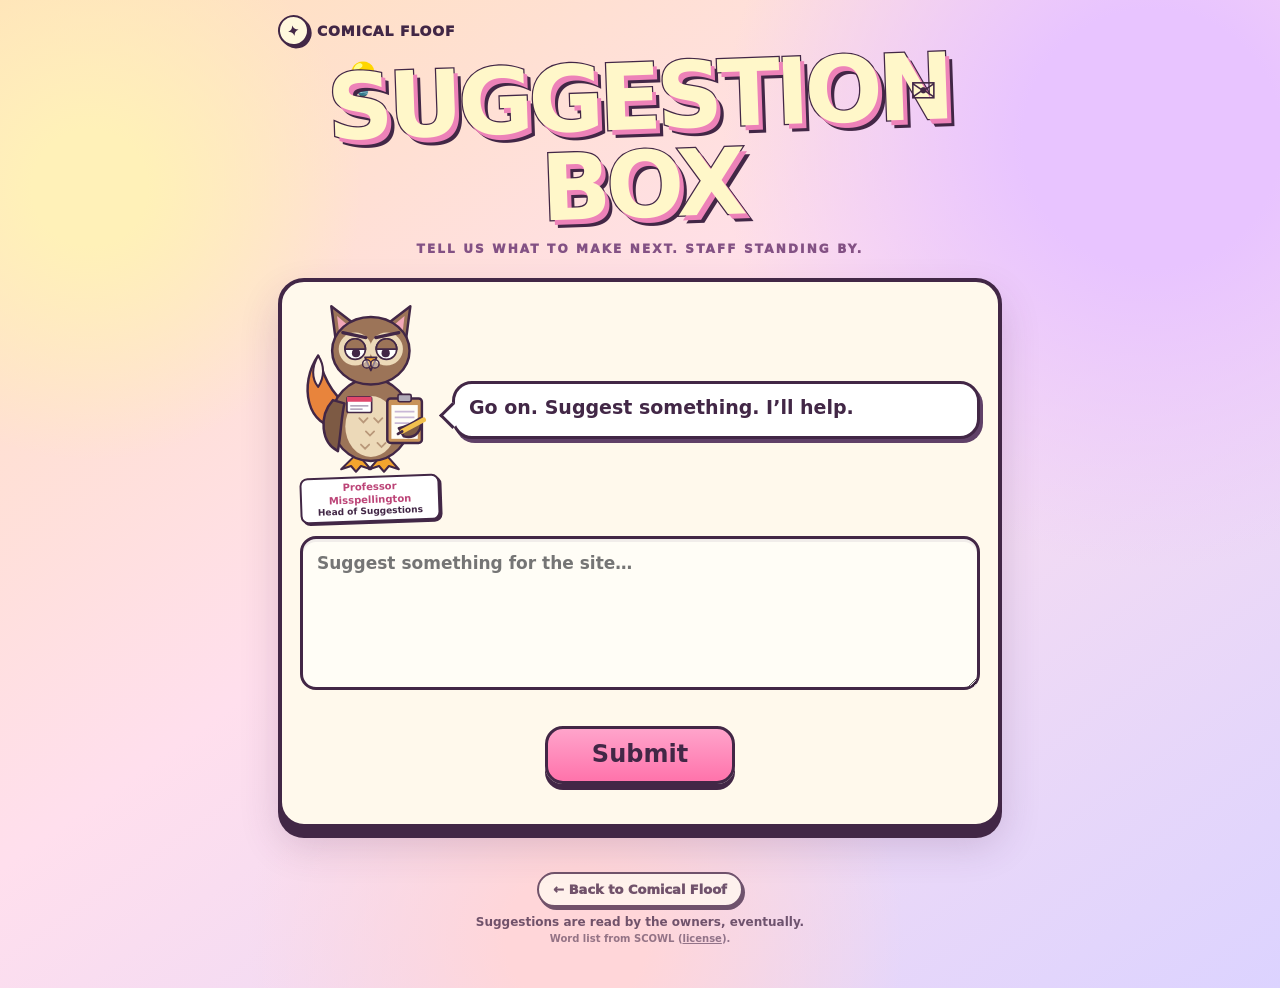
<file: suggestionbox.html>
<!DOCTYPE html>
<html lang="en">
<head>
<meta charset="utf-8">
<meta name="viewport" content="width=device-width, initial-scale=1, viewport-fit=cover">
<meta name="theme-color" content="#f8d4e2">
<meta name="description" content="The Comical Floof suggestion box. Suggestions welcome, probably.">
<title>Suggestion Box ✦ Comical Floof</title>
<style>
:root{--ink:#422746;--paper:#fff9ec;--pink:#ff82ae;--ease:cubic-bezier(.2,.85,.25,1)}
*{box-sizing:border-box}
body{margin:0;min-height:100vh;color:var(--ink);font-family:'Nunito',system-ui,-apple-system,sans-serif;font-weight:800;background:radial-gradient(circle at 7% 19%,#fff1b8 0 4%,transparent 19%),radial-gradient(circle at 90% 14%,#e8c4ff 0 9%,transparent 30%),radial-gradient(circle at 45% 95%,#ffd6d9 0 6%,transparent 28%),linear-gradient(145deg,#ffe1ba 0%,#ffdfed 46%,#dcd3ff 100%);overflow-x:hidden}
a{color:inherit}button{font:inherit;color:var(--ink);cursor:pointer}
.sr-only{position:absolute;width:1px;height:1px;overflow:hidden;clip:rect(0 0 0 0);white-space:nowrap}
.wrap{max-width:760px;margin:0 auto;padding:15px 18px 40px}
.nav{display:flex;align-items:center;justify-content:space-between;gap:10px}
.brand{display:flex;align-items:center;gap:8px;font-weight:1000;font-size:14px;letter-spacing:.06em;text-decoration:none}
.brand-star{display:inline-grid;place-items:center;background:#fff8dd;width:31px;height:31px;border:2px solid var(--ink);border-radius:50%;box-shadow:2px 3px 0 var(--ink);transform:rotate(-13deg)}
.head{position:relative;text-align:center;margin:8px 0 0}.head h1{font-family:'Baloo 2','Nunito',system-ui,sans-serif;font-size:clamp(50px,8.5vw,92px);font-weight:800;letter-spacing:-.055em;line-height:.96;margin:0;color:#fff7c9;-webkit-text-stroke:2.5px var(--ink);paint-order:stroke fill;text-shadow:4px 5px 0 #ed82b8,7px 8px 0 var(--ink);transform:rotate(-2deg)}.tiny-sticker{position:absolute;font-size:32px;pointer-events:none;animation:wiggle 2.1s infinite}.tiny-sticker.a{left:9%;top:6px}.tiny-sticker.b{right:9%;top:18px;animation-direction:reverse}.byline{font-size:12px;letter-spacing:.18em;font-weight:1000;margin:11px 0 0;text-transform:uppercase;color:#835184}
.mini-btn{display:inline-flex;align-items:center;gap:6px;border:2.5px solid var(--ink);background:#fffaf1;border-radius:30px;box-shadow:2px 3px 0 var(--ink);padding:8px 12px;text-decoration:none;font-size:12px;font-weight:1000}

.catslot{position:fixed;z-index:40;left:50%;bottom:0;width:150px;transform:translateX(-50%);clip-path:inset(-600px -100vw 0 -100vw);pointer-events:none}
.kitty{transform:translateY(105%);transition:transform .38s cubic-bezier(.25,1.3,.4,1)}
.catslot.up .kitty{transform:translateY(0)}
.kitty-svg{display:block;width:100%;height:auto;overflow:visible;transform-origin:50% 90%}
.kitty .m-open{opacity:0}.kitty.chomp .m-open{opacity:1}.kitty.chomp .m-closed{opacity:0}
.kitty.sniff .kitty-svg{animation:sniff .35s ease-in-out 3}
.kitty.bat .k-paw.l{animation:bat .32s ease-in-out 3}
.kitty.gulp .kitty-svg{animation:gulp .4s ease-out}
.kitty.blech .kitty-svg{animation:blech .3s ease-in-out 3}
.k-head{transform-origin:100px 100px}
.catsays{position:absolute;left:50%;top:-34px;transform:translateX(-50%);width:max-content;max-width:88vw;text-align:center;font:800 15px 'Baloo 2','Nunito',system-ui,sans-serif;background:#fff;border:2.5px solid var(--ink);border-radius:14px;padding:3px 10px;box-shadow:2px 3px 0 var(--ink);opacity:0}
.catsays.show{animation:say 1.6s ease-out forwards}
.ball{position:absolute;left:0;top:0;width:36px;height:36px;z-index:50;pointer-events:none;transition:opacity .15s}
.ball span{display:block;width:100%;height:100%;border-radius:50%;background:radial-gradient(circle at 35% 30%,#fff 0 18%,#f1ead9 40%,#d8ccb3 100%);border:2.5px solid var(--ink);clip-path:polygon(50% 0,63% 9%,80% 4%,86% 22%,100% 34%,93% 52%,100% 68%,84% 80%,76% 97%,58% 90%,42% 100%,30% 86%,10% 88%,12% 68%,0 54%,9% 38%,4% 20%,22% 14%,34% 2%);transition:transform .15s}

/* ---------- the desk ---------- */
.desk{margin-top:22px;background:var(--paper);border:4px solid var(--ink);border-radius:26px;box-shadow:0 10px 0 var(--ink),0 18px 38px #58315d30;padding:16px 18px 10px}
.prof-row{display:grid;grid-template-columns:140px 1fr;gap:12px;align-items:center}
.prof-wrap{margin:0;position:relative;text-align:center}
.prof{width:100%;height:auto;display:block;overflow:visible}
.prof .p-body{transform-origin:86px 200px;animation:breathe 2.6s ease-in-out infinite}
.prof .p-head{transform-origin:86px 100px}
.prof .lid{transform-box:fill-box;transform-origin:50% 100%;animation:blink 5s infinite}
.prof .blush{opacity:0;transition:opacity .2s}
.prof .scrib{stroke-dasharray:40;stroke-dashoffset:40}
.prof .pencil{transform-origin:150px 148px}
.prof.shake .p-head{animation:shakehead .42s ease-in-out 3}
.prof.scribble .pencil{animation:scribble .14s linear 6}
.prof.scribble .scrib{animation:draw .8s linear forwards}
.prof.pleased .lid{animation:none;transform:scaleY(.45)}
.prof.pleased .blush{opacity:.9}
.prof.pleased .p-body{animation:hop .45s ease-out 2}
.prof.pleased .brow{transform:translateY(-4px)}
.sigh{position:absolute;left:50%;top:-4px;transform:translateX(-50%);font-size:12px;font-style:italic;opacity:0;pointer-events:none;white-space:nowrap}
.sigh.show{animation:say 1.4s ease-out forwards}
.badge{display:inline-block;margin-top:4px;background:#fff;border:2px solid var(--ink);border-radius:8px;padding:3px 7px;font-size:9px;line-height:1.25;font-weight:800;box-shadow:2px 2px 0 var(--ink);transform:rotate(-2deg)}
.badge b{display:block;font-size:10px;color:#bc4477}
.bubble{position:relative;margin:0;background:#fff;border:3px solid var(--ink);border-radius:20px;padding:12px 14px;font:800 clamp(16px,2.4vw,19px)/1.25 'Baloo 2','Nunito',system-ui,sans-serif;box-shadow:3px 4px 0 #604168;min-height:58px}
.bubble:before{content:'';position:absolute;left:-12px;top:22px;width:16px;height:16px;background:#fff;border-left:3px solid var(--ink);border-bottom:3px solid var(--ink);transform:rotate(45deg)}
.bubble.pop{animation:pop .3s var(--ease)}
.dym{border:2.5px solid var(--ink);background:#ffe36f;border-radius:10px;padding:1px 9px;font:inherit;box-shadow:2px 2px 0 var(--ink);font-style:italic;touch-action:manipulation}
.dym:hover{background:#ffd3e7}
textarea{display:block;width:100%;margin:14px 0 0;min-height:140px;resize:vertical;border:3px solid var(--ink);border-radius:16px;background:#fffdf6;padding:12px 14px;font:700 17px/1.45 'Nunito',system-ui,-apple-system,sans-serif;color:var(--ink);box-shadow:inset 0 3px 0 #42274612;transition:transform .55s var(--ease),opacity .55s,border-radius .55s}
textarea:focus{outline:3px solid #ff82ae;outline-offset:2px}
textarea.crumpled{transform:scale(.15) rotate(-35deg);opacity:0;border-radius:50%}
.hp{position:absolute;left:-9999px;width:1px;height:1px;opacity:0}
.pad{position:relative;height:118px;margin-top:6px}
.send{white-space:nowrap;position:absolute;left:50%;top:50%;transform:translate(-50%,-50%);min-height:58px;min-width:190px;border:3.5px solid var(--ink);border-radius:18px;background:linear-gradient(180deg,#ffa4cb,#ff73ab);box-shadow:0 6px 0 var(--ink);font:800 24px/1.05 'Baloo 2','Nunito',system-ui,sans-serif;padding:8px 18px;touch-action:manipulation;transition:left .22s var(--ease),top .22s var(--ease)}
.send.moved{transform:none}
.send:active:not(:disabled){box-shadow:0 1px 0 var(--ink);translate:0 5px}
.send:disabled{opacity:.55;cursor:default}

/* ---------- receipt ---------- */
.receipt{margin-top:22px;text-align:center}
.paper{max-width:400px;margin:0 auto;background:#fffdf6;border:3px solid var(--ink);border-bottom:0;padding:20px 22px 28px;text-align:left;font-family:'Courier New',ui-monospace,monospace;font-weight:700;box-shadow:4px 6px 0 #42274633;position:relative;transform:rotate(-1deg)}
.paper:after{content:'';position:absolute;left:-3px;right:-3px;bottom:-12px;height:14px;background:linear-gradient(-45deg,transparent 7px,#fffdf6 0) 0 0/14px 14px,linear-gradient(45deg,transparent 7px,#fffdf6 0) 0 0/14px 14px}
.r-head{margin:0;text-align:center;font-size:19px;letter-spacing:.06em;border-bottom:2px dashed var(--ink);padding-bottom:10px}
.r-by{margin:12px 0 8px;font-size:16px}
dl{margin:0 0 12px;display:grid;grid-template-columns:auto 1fr;gap:4px 10px;font-size:13px}dt{opacity:.7}dd{margin:0}
.tracker{list-style:none;margin:0;padding:12px 0 0;border-top:2px dashed var(--ink);display:grid;gap:8px;font-size:15px}
.tracker li{opacity:.35;display:flex;gap:10px;align-items:center}
.tracker li:before{content:'○';width:18px;text-align:center}
.tracker li.now{opacity:1}.tracker li.now:before{content:'…';animation:blinkdots .6s steps(2) infinite}
.tracker li.done{opacity:1}.tracker li.done:before{content:'✓';color:#2f9e6a}
.again{margin-top:26px;border:3.5px solid var(--ink);border-radius:18px;background:linear-gradient(180deg,#b8f3d5,#8bd8af);box-shadow:0 6px 0 var(--ink);font:800 20px/1.1 'Baloo 2','Nunito',system-ui,sans-serif;padding:14px 20px}
.again:active{translate:0 5px;box-shadow:0 1px 0 var(--ink)}

.r-fine{margin:16px 0 0;font:700 10px/1.3 'Nunito',system-ui,sans-serif;opacity:.7;text-align:center}
.back{display:inline-flex;align-items:center;gap:6px;border:2.5px solid var(--ink);background:#fffaf1;border-radius:30px;box-shadow:2px 3px 0 var(--ink);padding:8px 14px;text-decoration:none;font-size:13px;font-weight:1000;margin:10px 0 4px}
.foot{text-align:center;font-size:12px;margin-top:34px;opacity:.75}
.foot p{margin:4px 0}.foot .fine{font-size:10px;opacity:.75}

@keyframes wiggle{0%,100%{transform:rotate(-10deg)}50%{transform:rotate(14deg)}}@keyframes wobble{0%,100%{transform:rotate(-1.2deg)}50%{transform:rotate(1.2deg)}}
@keyframes breathe{0%,100%{transform:scale(1)}50%{transform:scale(1.02,.985)}}
@keyframes blink{0%,92%,100%{transform:scaleY(1)}95%{transform:scaleY(2)}}
@keyframes shakehead{0%,100%{transform:rotate(0)}25%{transform:rotate(-9deg)}75%{transform:rotate(9deg)}}
@keyframes scribble{0%,100%{transform:translate(0,0)}50%{transform:translate(-5px,3px)}}
@keyframes draw{to{stroke-dashoffset:0}}
@keyframes hop{0%,100%{transform:translateY(0)}40%{transform:translateY(-7px)}}
@keyframes pop{0%{scale:.9}60%{scale:1.04}100%{scale:1}}
@keyframes say{0%{opacity:0;translate:0 6px}15%{opacity:1;translate:0 -8px}80%{opacity:1;translate:0 -14px}100%{opacity:0;translate:0 -24px}}
@keyframes burp{0%{opacity:0;scale:.5;translate:0 20px}30%{opacity:1;scale:1.2;translate:6px 0}100%{opacity:0;scale:1;translate:20px -30px}}
@keyframes sniff{0%,100%{transform:rotate(0) translateY(0)}50%{transform:rotate(-6deg) translateY(6px)}}
@keyframes bat{0%,100%{transform:translate(0,0)}50%{transform:translate(-14px,-22px)}}
@keyframes gulp{0%{transform:scale(1)}40%{transform:scale(1.08,.92)}100%{transform:scale(1)}}
@keyframes blech{0%,100%{transform:rotate(0)}25%{transform:rotate(-7deg)}75%{transform:rotate(7deg)}}
@keyframes blinkdots{50%{opacity:.2}}

@media(max-width:560px){
  .wrap{padding:10px 10px 30px}
  .head h1{font-size:52px}.tiny-sticker{font-size:24px}.tiny-sticker.a{left:2%}.tiny-sticker.b{right:2%}.byline{font-size:10px}
  .catslot{width:118px}
  .catsays{font-size:13px}
  .desk{padding:12px 12px 6px;border-radius:22px;border-width:3px}
  .prof-row{grid-template-columns:104px 1fr;gap:10px}
  .badge{font-size:8px;padding:2px 5px}.badge b{font-size:8.5px}
  .bubble{padding:10px 11px}
  textarea{font-size:16px;min-height:130px}
  .send{min-width:170px;font-size:22px}
}
@media(prefers-reduced-motion:reduce){*,*:before,*:after{animation-duration:.001ms!important;animation-iteration-count:1!important;transition-duration:.001ms!important}}
</style>
<style>.cf-home{display:inline-block;margin:0;padding:7px 14px;border:2px solid #422746;border-radius:30px;background:#fffaf1;color:#422746!important;font:800 12px/1.2 system-ui,-apple-system,"Segoe UI",sans-serif;letter-spacing:.02em;text-decoration:none;box-shadow:2px 3px 0 #422746}.cf-home:hover{background:#fff36f}.cf-homebar{padding:10px 14px 4px;text-align:left;position:relative;z-index:30}.cf-homebar.bottom{text-align:center;padding:18px 14px 26px}</style>
</head>
<body>
<div class="wrap">
  <header class="nav">
    <a class="brand" href="index.html"><span class="brand-star">✦</span> COMICAL FLOOF</a>
  </header>

  <div class="head"><span class="tiny-sticker a">💡</span><h1>SUGGESTION BOX</h1><span class="tiny-sticker b">✉️</span><p class="byline">Tell us what to make next. Staff standing by.</p></div>

  <div class="catslot" id="catslot" aria-hidden="true"><div class="kitty" id="kitty"></div><span class="catsays" id="catsays"></span></div>

  <main>
    <section class="desk" id="desk" aria-label="Write a suggestion">
      <div class="prof-row">
        <figure class="prof-wrap">
          <svg class="prof" id="prof" viewBox="0 0 170 212" xmlns="http://www.w3.org/2000/svg" role="img" aria-label="Professor Misspellington, a disappointed owl with cat ears, a fox tail and duck feet">
            <path class="p-tail" d="M50 156 C8 160 -2 104 22 70 C30 104 46 126 64 132 Z" fill="#e8843c" stroke="#422746" stroke-width="3" stroke-linejoin="round"/>
            <path d="M22 70 C14 84 14 98 22 108 C30 96 30 82 22 70 Z" fill="#fff6ea" stroke="#422746" stroke-width="2.5" stroke-linejoin="round"/>
            <g class="p-feet" fill="#f4a52e" stroke="#422746" stroke-width="2.5" stroke-linejoin="round">
              <path d="M66 192 L50 208 L62 204 L68 211 L74 204 L86 208 L72 192 Z"/>
              <path d="M98 192 L84 208 L96 204 L102 211 L108 204 L120 208 L106 192 Z"/>
            </g>
            <g class="p-body">
              <ellipse cx="86" cy="148" rx="48" ry="50" fill="#9c7458" stroke="#422746" stroke-width="3"/>
              <ellipse cx="86" cy="156" rx="31" ry="37" fill="#ecd9b8"/>
              <path d="M72 146 l5 5 l5 -5 M90 146 l5 5 l5 -5 M80 162 l5 5 l5 -5 M74 178 l5 5 l5 -5 M94 176 l5 5 l5 -5" fill="none" stroke="#b9987a" stroke-width="2.2" stroke-linecap="round"/>
              <g class="p-badge"><rect x="57" y="120" width="30" height="19" rx="2.5" fill="#fff" stroke="#422746" stroke-width="2"/><rect x="57" y="120" width="30" height="6" fill="#e0476b"/><path d="M61 131 h22 M61 135 h15" stroke="#9a8aa6" stroke-width="1.6"/></g>
              <path d="M40 124 C22 144 26 176 46 186 C50 164 50 144 54 128 Z" fill="#7d5a44" stroke="#422746" stroke-width="3" stroke-linejoin="round"/>
              <g class="p-clip">
                <rect x="106" y="122" width="42" height="54" rx="4" fill="#c8935a" stroke="#422746" stroke-width="3"/>
                <rect x="111" y="130" width="32" height="41" fill="#fffdf6"/>
                <rect x="119" y="117" width="16" height="9" rx="2" fill="#b0aab8" stroke="#422746" stroke-width="2"/>
                <path d="M115 138 h24 M115 145 h24 M115 152 h18" stroke="#c9b8d6" stroke-width="2"/>
                <path class="scrib" d="M115 162 q4 -7 8 0 t8 0 t8 0" fill="none" stroke="#e0476b" stroke-width="2.4" stroke-linecap="round"/>
              </g>
              <path d="M126 168 C140 172 150 160 146 146 C140 150 132 156 120 158 Z" fill="#7d5a44" stroke="#422746" stroke-width="3" stroke-linejoin="round"/>
              <g class="pencil"><path d="M150 148 L124 162" stroke="#f2c14e" stroke-width="6" stroke-linecap="round"/><path d="M124 162 L119 165" stroke="#422746" stroke-width="3.5" stroke-linecap="round"/></g>
            </g>
            <g class="p-head">
              <path d="M44 56 L38 10 L72 36 Z" fill="#9c7458" stroke="#422746" stroke-width="3" stroke-linejoin="round"/>
              <path d="M128 56 L134 10 L100 36 Z" fill="#9c7458" stroke="#422746" stroke-width="3" stroke-linejoin="round"/>
              <path d="M48 46 L45 22 L63 37 Z" fill="#f2a7b8"/><path d="M124 46 L127 22 L109 37 Z" fill="#f2a7b8"/>
              <ellipse cx="86" cy="64" rx="47" ry="41" fill="#9c7458" stroke="#422746" stroke-width="3"/>
              <circle cx="67" cy="62" r="20" fill="#ecd9b8"/><circle cx="105" cy="62" r="20" fill="#ecd9b8"/>
              <circle cx="67" cy="62" r="12.5" fill="#fff" stroke="#422746" stroke-width="2"/><circle cx="105" cy="62" r="12.5" fill="#fff" stroke="#422746" stroke-width="2"/>
              <circle class="pupil" cx="68" cy="67" r="5" fill="#422746"/><circle class="pupil" cx="104" cy="67" r="5" fill="#422746"/>
              <path class="lid" d="M54.5 62 A12.5 12.5 0 0 1 79.5 62 Z" fill="#9c7458" stroke="#422746" stroke-width="2"/>
              <path class="lid" d="M92.5 62 A12.5 12.5 0 0 1 117.5 62 Z" fill="#9c7458" stroke="#422746" stroke-width="2"/>
              <path class="brow" d="M52 42 L80 48 M120 42 L92 48" stroke="#422746" stroke-width="4" stroke-linecap="round"/>
              <ellipse class="blush" cx="52" cy="80" rx="7" ry="4" fill="#f2a7b8"/><ellipse class="blush" cx="120" cy="80" rx="7" ry="4" fill="#f2a7b8"/>
              <path d="M79 72 L93 72 L86 88 Z" fill="#f4a52e" stroke="#422746" stroke-width="2.2" stroke-linejoin="round"/>
              <g class="glasses" fill="#ffffff66" stroke="#422746" stroke-width="1.8"><circle cx="81" cy="80" r="5"/><circle cx="91" cy="80" r="5"/><path d="M86 80 h0" /></g>
            </g>
          </svg>
          <span class="sigh" id="sigh">*sigh*</span>
          <figcaption class="badge"><b>Professor Misspellington</b>Head of Suggestions</figcaption>
        </figure>
        <p class="bubble" id="bubble" aria-live="polite"></p>
      </div>
      <label class="sr-only" for="note">Your suggestion</label>
      <textarea id="note" maxlength="800" rows="5" placeholder="Suggest something for the site…" autocomplete="off" autocorrect="off" autocapitalize="off" spellcheck="false"></textarea>
      <input type="checkbox" id="botcheck" name="botcheck" class="hp" tabindex="-1" autocomplete="off" aria-hidden="true">
      <div class="pad" id="pad"><button type="button" class="send" id="send">Submit</button></div>
    </section>

    <section class="receipt" id="receipt" hidden aria-live="polite">
      <div class="paper">
        <p class="r-head">SUGGESTION DIGESTED ✓</p>
        <p class="r-by">Digested by <b id="rCat">Sir Crumbsalot</b></p>
        <dl>
          <dt>Eating style</dt><dd id="rEat"></dd>
          <dt>Spelling damage</dt><dd id="rStyle"></dd>
        </dl>
        <ol class="tracker" id="tracker">
          <li>Received</li><li>Sniffed</li><li>Debated by cats</li><li>Probably happening</li>
        </ol>
        <p class="r-fine">No real cats ate any real paper.</p>
      </div>
      <button type="button" class="again" id="again">🐟 Feed the cats another suggestion</button>
    </section>
  </main>

  <footer class="foot">
    <p><a class="back" href="index.html">← Back to Comical Floof</a></p>
    <p>Suggestions are read by the owners, eventually.</p>
    <p class="fine">Word list from SCOWL (<a href="suggestionbox-words-license.txt">license</a>).</p>
  </footer>
</div>
<script>
(() => {
'use strict';

/* =====================================================================
   PASTE YOUR WEB3FORMS ACCESS KEY BETWEEN THE QUOTES BELOW.
   It is safe for this key to be public: it is not an email address.
   Leave it empty and the cats will spit every suggestion back out.
   ===================================================================== */
const WEB3FORMS_ACCESS_KEY = 'baec3fc7-740e-4c64-97d8-38106a3f0474';

const $ = id => document.getElementById(id);
const RM = () => window.matchMedia('(prefers-reduced-motion: reduce)').matches;
const pick = a => a[Math.floor(Math.random() * a.length)];
const wait = ms => new Promise(r => setTimeout(r, ms));

const ta = $('note'), prof = $('prof'), bubble = $('bubble'), btn = $('send'), pad = $('pad');

/* ---------------- Word list (loads after the page appears) ---------------- */
let WORDS = null;
function decodeWords(txt) {
  const D = '0123456789abcdefghijklmnopqrstuvwxyz', set = new Set();
  let prev = '';
  const lines = txt.split('\n');
  for (let i = 0; i < lines.length; i++) {
    const l = lines[i];
    if (!l) continue;
    const w = prev.slice(0, D.indexOf(l[0])) + l.slice(1);
    set.add(w); prev = w;
  }
  return set;
}
function loadWords() {
  fetch('suggestionbox-words.txt').then(r => { if (!r.ok) throw new Error('no list'); return r.text(); })
    .then(t => { WORDS = decodeWords(t); })
    .catch(() => { WORDS = null; });
}
if (document.readyState === 'complete') setTimeout(loadWords, 100);
else window.addEventListener('load', () => setTimeout(loadWords, 100));

/* ---------------- Family-friendly guard (ROT13 so the source stays clean) ---------------- */
const rot = s => s.replace(/[a-z]/g, c => String.fromCharCode((c.charCodeAt(0) - 84) % 26 + 97));
const BAD_PARTS = 'shpx shx shd cuhx fuvg fulg phag xhag pbpx xbpx qvpx ovgpu ovpu olgpu ovngpu fyhg juber chffl avtt avte avtn snttbg sntt encr encvfg ergneq gjng jnax cvff cravf crravf intvan qvyqb obbo gvggl gvggvr cbea onfgneq obyybpx qbhpur wvmm anmv uvgyre'.split(' ').map(rot);
const BAD_WORDS = 'nff nefr nffrf phz xhz snt sntf uryy qnza penc frk frkl nany nahf ubzb fcvp xvxr puvax tbbx jbc pbba wnc gvg gvgf ubr ubrf abo xabo'.split(' ').map(rot);
function isRude(w) {
  const pieces = w.toLowerCase().split(/[^a-z]+/).filter(Boolean);
  const whole = pieces.join('');
  for (const p of pieces.concat([whole])) {
    if (BAD_WORDS.indexOf(p) >= 0) return true;
  }
  for (const b of BAD_PARTS) if (whole.indexOf(b) >= 0) return true;
  return false;
}

/* ---------------- Misspelling styles ---------------- */
const SOUNDALIKE = {
  i: 'eye', more: 'moor', games: 'gnomes', game: 'gnome', want: 'wand', new: 'gnu', know: 'no', no: 'know',
  write: 'right', right: 'rite', great: 'grate', there: 'their', their: 'there', your: 'yore', you: 'ewe',
  for: 'four', to: 'two', too: 'tutu', be: 'bee', see: 'sea', here: 'hear', would: 'wood', whole: 'hole',
  site: 'sight', website: 'websight', made: 'maid', meet: 'meat', week: 'weak', way: 'weigh', one: 'won',
  night: 'knight', hair: 'hare', tail: 'tale', sun: 'son', peace: 'piece', buy: 'bye', by: 'bye', read: 'reed',
  wait: 'weight', plain: 'plane', mail: 'male', road: 'rode', so: 'sew', our: 'hour', all: 'awl', blue: 'blew',
  dear: 'deer', flew: 'flu', real: 'reel', sale: 'sail', some: 'sum', where: 'wear', which: 'witch',
  weather: 'whether', fair: 'fare', poor: 'pour', cats: 'katz', cat: 'kat', page: 'paige', idea: 'eyedea',
  please: 'pleas', add: 'ad', eight: 'ate', four: 'fore', knew: 'gnu', flower: 'flour', button: 'mutton',
  suggest: 'sujjest', suggestion: 'sujjestshun', fun: 'fungus', cool: 'kool', thanks: 'thanx', pizza: 'peetza'
};
const OLDE = { website: 'webbe-syte', the: 'ye', you: 'thou', your: 'thy', are: 'art', has: 'hath', does: 'doth', old: 'olde', shop: 'shoppe', town: 'towne', my: 'mine', is: 'be' };
const PHONETIC = [
  [/ph/g, 'f'], [/tion/g, 'shun'], [/sion/g, 'zhun'], [/gg(?=e)/g, 'jj'], [/ight/g, 'yte'], [/ite/g, 'yte'],
  [/ough/g, 'uff'], [/ck/g, 'k'], [/qu/g, 'kw'], [/c(?=[eiy])/g, 's'], [/c/g, 'k'], [/x/g, 'ks'], [/wh/g, 'w'],
  [/^kn/, 'n'], [/ea/g, 'ee'], [/oo/g, 'u'], [/er$/, 'ur'], [/le$/, 'ul'], [/y$/, 'ee'], [/s$/, 'z'], [/ou/g, 'ow']
];
const VOWEL_SWAP = { a: 'u', e: 'i', i: 'y', o: 'aw', u: 'oo' };

function phonetic(w) {
  let r = w;
  for (const [re, to] of PHONETIC) r = r.replace(re, to);
  if (r === w) {
    const idx = [];
    for (let i = 1; i < w.length; i++) if (VOWEL_SWAP[w[i]]) idx.push(i);
    if (!idx.length) return null;
    const i = pick(idx);
    r = w.slice(0, i) + VOWEL_SWAP[w[i]] + w.slice(i + 1);
  }
  return r;
}
function stretch(w) {
  const idx = [];
  for (let i = 0; i < w.length; i++) if ('aeiouy'.indexOf(w[i]) >= 0) idx.push(i);
  if (!idx.length) return w + w[w.length - 1];
  const i = pick(idx), n = 3 + Math.floor(Math.random() * 3);
  return w.slice(0, i) + w[i].repeat(n) + w.slice(i + 1);
}
function soundalike(w) { return SOUNDALIKE[w] || phonetic(w); }
function olde(w) {
  if (OLDE[w]) return OLDE[w];
  const isV = c => 'aeiou'.indexOf(c) >= 0;
  if (w.length > 3 && w[w.length - 1] === 's' && w[w.length - 2] !== 's') {
    const base = olde(w.slice(0, -1));
    return base ? base.replace(/e?$/, 'e') + 's' : null;
  }
  let s = w.replace('i', 'y');
  const last = s[s.length - 1];
  if (last === 'y' && s.length > 3) s = s.slice(0, -1) + 'ie';
  else if (!isV(last) && last !== 'y') s = s.length <= 5 && !isV(s[s.length - 2]) ? s + 'e' : (s.length <= 5 ? s + last + 'e' : s + 'e');
  return s;
}
function shuffle(w) {
  if (w.length < 3) return null;
  const opts = [];
  for (let i = 1; i < w.length - 1; i++) if (w[i] !== w[i + 1]) opts.push(i);
  if (!opts.length) return null;
  const i = pick(opts);
  return w.slice(0, i) + w[i + 1] + w[i] + w.slice(i + 2);
}
const STYLES = {
  phonetic: { fn: phonetic, label: 'Phonetic chaos' },
  stretch: { fn: stretch, label: 'Extra letters' },
  soundalike: { fn: soundalike, label: 'Sound-alike words' },
  olde: { fn: olde, label: 'Olde English' },
  shuffle: { fn: shuffle, label: 'Letter shuffle' }
};
let style = pick(Object.keys(STYLES));

function caseLike(orig, r) {
  if (orig === 'I') return r;
  if (orig.length > 1 && orig === orig.toUpperCase()) return r.toUpperCase();
  if (orig[0] !== orig[0].toLowerCase()) return r[0].toUpperCase() + r.slice(1);
  return r;
}
function eligible(word) {
  if (!WORDS || /[^A-Za-z]/.test(word)) return false;
  const w = word.toLowerCase();
  if ((style === 'soundalike' && SOUNDALIKE[w]) || (style === 'olde' && OLDE[w])) return true;
  return w.length >= 3 && WORDS.has(w);
}
function wreck(word) {
  const w = word.toLowerCase();
  for (let t = 0; t < 6; t++) {
    const r = STYLES[style].fn(w);
    if (r && r !== w && !isRude(r)) return caseLike(word, r);
  }
  return null;
}

/* ---------------- Keeping the original text ---------------- */
let swaps = {};   // wrecked form -> queue of original words
function logSwap(wrecked, orig) { (swaps[wrecked] = swaps[wrecked] || []).push(orig); }
function originalText() {
  const used = {};
  return ta.value.replace(/[A-Za-z][A-Za-z'-]*/g, tok => {
    const q = swaps[tok];
    if (!q) return tok;
    const n = used[tok] || 0;
    if (n >= q.length) return tok;
    used[tok] = n + 1;
    return q[n];
  });
}

/* ---------------- Professor Misspellington ---------------- */
let poseTimer = 0, lastShake = 0;
function pose(name, ms) {
  prof.classList.remove('shake', 'scribble', 'pleased');
  void prof.getBoundingClientRect();
  if (!name) return;
  prof.classList.add(name);
  clearTimeout(poseTimer);
  poseTimer = setTimeout(() => prof.classList.remove(name), ms || 1200);
}
function say(text, suggestion) {
  bubble.textContent = '';
  const p = document.createElement('span');
  p.textContent = text;
  bubble.appendChild(p);
  if (suggestion) {
    const b = document.createElement('button');
    b.type = 'button'; b.className = 'dym'; b.textContent = suggestion;
    b.addEventListener('pointerdown', e => e.preventDefault());
    b.addEventListener('click', acceptSuggestion);
    bubble.appendChild(document.createTextNode(' '));
    bubble.appendChild(b);
    bubble.appendChild(document.createTextNode('?'));
  }
  bubble.classList.remove('pop'); void bubble.offsetWidth; bubble.classList.add('pop');
}
function sigh() {
  const now = Date.now();
  if (now - lastShake < 1800) return;
  lastShake = now;
  pose('shake', 1300);
  const s = $('sigh');
  s.classList.remove('show'); void s.offsetWidth; s.classList.add('show');
}
const HELLO = 'Go on. Suggest something. I’ll help.';
const ASK1 = ['Did you mean:', 'Surely you meant:', 'Did you mean:'];
const ASK2 = ['I’ll ask again. Did you mean:', 'Ignoring me won’t help. Did you mean:', 'Last chance. Did you mean:'];
const TOOK_OVER = 'That’s it. I’m fixing them myself.';
const FIXED = ['Fixed it.', 'You’re welcome.', 'Much better.', 'There.', 'Corrected.'];
const THANKED = ['Excellent. Much worse.', 'Wonderful. Truly awful.', 'Yes. Perfect.', 'See? Easy.'];

/* ---------------- Escalating chaos ---------------- */
let pending = null, ignored = 0, autoCount = 0, busy = false, wordsSince = 9;
const phase = () => (ignored >= 6 ? 3 : ignored >= 3 ? 2 : 1);

function replaceWord(start, end, orig, wrecked) {
  if (ta.value.slice(start, end) !== orig) {
    const re = new RegExp('\\b' + orig + '\\b', 'g');
    let m, found = -1;
    while ((m = re.exec(ta.value))) found = m.index;
    if (found < 0) return false;
    start = found; end = found + orig.length;
  }
  ta.setRangeText(wrecked, start, end, 'preserve');
  logSwap(wrecked, orig);
  return true;
}
function acceptSuggestion() {
  if (!pending || busy) return;
  const p = pending; pending = null;
  if (!replaceWord(p.start, p.end, p.orig, p.wrecked)) { say('Too late. You changed it.'); return; }
  ignored = 0;
  pose('pleased', 1100);
  say(pick(THANKED));
  ta.focus({ preventScroll: true });
}
function handleWord(word, start, end) {
  wordsSince++;
  if (!eligible(word)) return;
  const wrecked = wreck(word);
  if (!wrecked) { sigh(); return; }
  ta.setRangeText(wrecked, start, end, 'preserve');
  logSwap(wrecked, word);
  pose('pleased', 900);
  autoCount++;
  if (autoCount === 1 || autoCount % 3 === 0) say(pick(FIXED));
}
ta.addEventListener('input', e => {
  if (busy) return;
  const t = e.inputType || '';
  if (t && t.indexOf('insert') !== 0) return;
  const caret = ta.selectionStart;
  if (caret !== ta.selectionEnd) return;
  const m = ta.value.slice(0, caret).match(/([A-Za-z]+(?:'[A-Za-z]+)?)([^A-Za-z'])$/);
  if (!m) return;
  const start = caret - m[0].length;
  const word = m[1];
  /* Phone keyboards type in "composition" mode, so wait a tick for the keyboard to finish, then check the word is still there */
  setTimeout(() => {
    if (busy || ta.value.slice(start, start + word.length) !== word) return;
    handleWord(word, start, start + word.length);
  }, 30);
});

/* ---------------- The runaway button ---------------- */
let dodges = 0, suppressUntil = 0, lastDodge = 0;
const DODGE_TEXT = ['Submit', 'Nope.', 'Too slow.', 'Missed me.'];
const limit = touch => (touch ? 2 : 3);
function centerButton() {
  btn.style.left = ''; btn.style.top = ''; btn.classList.remove('moved');
  btn.textContent = 'Submit';
}
function dodge(touch) {
  if (busy || dodges >= limit(touch) || Date.now() - lastDodge < 260) return false;
  dodges++; lastDodge = Date.now();
  const pr = pad.getBoundingClientRect(), br = btn.getBoundingClientRect();
  const maxX = Math.max(0, pr.width - br.width - 8), maxY = Math.max(0, pr.height - br.height - 8);
  const curX = br.left - pr.left;
  let x = 0, y = 0;
  for (let t = 0; t < 12; t++) {
    x = 4 + Math.random() * maxX; y = 4 + Math.random() * maxY;
    if (Math.abs(x - curX) > br.width * 0.7) break;
  }
  btn.classList.add('moved');
  btn.style.left = Math.round(x) + 'px';
  btn.style.top = Math.round(y) + 'px';
  btn.textContent = dodges >= limit(touch) ? 'Fine. Click me.' : DODGE_TEXT[dodges];
  return true;
}
pad.addEventListener('pointermove', e => {
  if (e.pointerType !== 'mouse') return;
  const r = btn.getBoundingClientRect();
  const dx = Math.max(r.left - e.clientX, 0, e.clientX - r.right);
  const dy = Math.max(r.top - e.clientY, 0, e.clientY - r.bottom);
  if (Math.hypot(dx, dy) < 36) dodge(false);
});
btn.addEventListener('pointerdown', e => {
  if (e.pointerType === 'mouse') return;
  if (dodge(true)) { suppressUntil = Date.now() + 600; e.preventDefault(); } else suppressUntil = 0;
});
btn.addEventListener('click', e => {
  if (Date.now() < suppressUntil) { e.preventDefault(); return; }
  submit();
});

/* ---------------- The black cats ---------------- */
const EYES = [['green', '#7bd389'], ['yellow', '#f2d14b'], ['orange', '#f39a3d'], ['blue', '#6cc3f0']];
const ACCESSORIES = ['hat', 'bowtie', 'monocle', 'crown', 'none'];
const TAILS = ['fluffy', 'skinny', 'long'];
const EATING = [['nibble', 'A polite nibble'], ['gobble', 'Gobbled it whole'], ['sniff', 'Suspicious sniff first'], ['play', 'Played with it first']];
const NAMES = ['Sir Crumbsalot', 'Lady Nibblesworth', 'Professor Chompington', 'Duchess Gobbleton', 'Captain Munchkins',
  'Count Paperchew', 'Madame Crinkle', 'Lord Scribblescarf', 'Sergeant Snacksalot', 'Miss Tummyrumble',
  'Admiral Napkin', 'Dame Papyrus', 'Chef Crumple', 'Little Shredward', 'Baroness Wadsworth', 'Mister Inkwhiskers',
  'The Right Honourable Fuzz', 'Archduke Nomsworth'];
let lastName = '';
function newCat() {
  let name = pick(NAMES);
  while (name === lastName) name = pick(NAMES);
  lastName = name;
  return { name, eye: pick(EYES), acc: pick(ACCESSORIES), tail: pick(TAILS), eat: pick(EATING) };
}
function catSVG(c) {
  const INK = '#4a3d57', FUR = '#211a28', E = c.eye[1];
  const tails = {
    skinny: `<path d="M148 196 C188 190 196 140 178 112" fill="none" stroke="${FUR}" stroke-width="9" stroke-linecap="round"/>`,
    fluffy: `<path d="M146 194 C190 188 200 140 178 108" fill="none" stroke="${INK}" stroke-width="30" stroke-linecap="round"/><path d="M146 194 C190 188 200 140 178 108" fill="none" stroke="${FUR}" stroke-width="24" stroke-linecap="round" stroke-dasharray="2 7"/><path d="M146 194 C190 188 200 140 178 108" fill="none" stroke="${FUR}" stroke-width="20" stroke-linecap="round"/>`,
    long: `<path d="M148 196 C214 190 214 96 186 62 C166 38 136 30 122 14" fill="none" stroke="${FUR}" stroke-width="11" stroke-linecap="round"/>`
  };
  const acc = {
    none: '',
    hat: `<g transform="rotate(14 130 40)"><ellipse cx="130" cy="44" rx="24" ry="6" fill="#8a5fd0" stroke="#2b1d2e" stroke-width="3"/><rect x="116" y="12" width="28" height="32" rx="4" fill="#8a5fd0" stroke="#2b1d2e" stroke-width="3"/><rect x="116" y="34" width="28" height="6" fill="#f2c14e"/></g>`,
    bowtie: `<g stroke="#2b1d2e" stroke-width="3" stroke-linejoin="round"><path d="M100 140 L78 128 L78 152 Z" fill="#e0476b"/><path d="M100 140 L122 128 L122 152 Z" fill="#e0476b"/><circle cx="100" cy="140" r="6" fill="#ff8fb1"/></g>`,
    monocle: `<circle cx="122" cy="82" r="17" fill="#ffffff22" stroke="#f2c14e" stroke-width="4"/><path d="M137 90 C150 110 146 130 136 146" fill="none" stroke="#f2c14e" stroke-width="2.5" stroke-dasharray="4 3"/>`,
    crown: `<path d="M72 40 L76 14 L88 28 L100 8 L112 28 L124 14 L128 40 Z" fill="#f2c14e" stroke="#2b1d2e" stroke-width="3" stroke-linejoin="round"/><circle cx="100" cy="30" r="4" fill="#e0476b"/>`
  };
  return `<svg class="kitty-svg" viewBox="0 0 220 230" xmlns="http://www.w3.org/2000/svg" aria-hidden="true">
  <g class="k-tail">${tails[c.tail]}</g>
  <ellipse cx="100" cy="182" rx="58" ry="48" fill="${FUR}" stroke="${INK}" stroke-width="4"/>
  <g class="k-head">
    <path d="M52 80 L58 22 L96 56 Z" fill="${FUR}" stroke="${INK}" stroke-width="4" stroke-linejoin="round"/>
    <path d="M148 80 L142 22 L104 56 Z" fill="${FUR}" stroke="${INK}" stroke-width="4" stroke-linejoin="round"/>
    <path d="M60 64 L63 36 L82 54 Z" fill="#7d4d6b"/><path d="M140 64 L137 36 L118 54 Z" fill="#7d4d6b"/>
    <circle cx="100" cy="88" r="52" fill="${FUR}" stroke="${INK}" stroke-width="4"/>
    <ellipse cx="78" cy="82" rx="12" ry="14" fill="${E}"/><ellipse cx="122" cy="82" rx="12" ry="14" fill="${E}"/>
    <ellipse cx="78" cy="83" rx="3.5" ry="10" fill="#0d0a10"/><ellipse cx="122" cy="83" rx="3.5" ry="10" fill="#0d0a10"/>
    <circle cx="82" cy="77" r="3" fill="#fff"/><circle cx="126" cy="77" r="3" fill="#fff"/>
    <path d="M94 102 L106 102 L100 109 Z" fill="#d98aa6"/>
    <path class="m-closed" d="M88 114 q6 7 12 0 q6 7 12 0" fill="none" stroke="#6b5878" stroke-width="3" stroke-linecap="round"/>
    <ellipse class="m-open" cx="100" cy="120" rx="13" ry="11" fill="#5a1f35" stroke="#6b5878" stroke-width="3"/>
    <path d="M70 108 L40 102 M70 114 L40 118 M130 108 L160 102 M130 114 L160 118" stroke="#6b5878" stroke-width="2.5" stroke-linecap="round"/>
    ${acc[c.acc]}
  </g>
  <ellipse class="k-paw l" cx="80" cy="224" rx="15" ry="9" fill="${FUR}" stroke="${INK}" stroke-width="3"/>
  <ellipse class="k-paw r" cx="120" cy="224" rx="15" ry="9" fill="${FUR}" stroke="${INK}" stroke-width="3"/>
</svg>`;
}

/* ---------------- The feast ---------------- */
const slot = $('catslot'), kitty = $('kitty'), catSays = $('catsays');
function abs(el) { const r = el.getBoundingClientRect(); return { x: r.left + window.scrollX, y: r.top + window.scrollY, w: r.width, h: r.height }; }
function mouthPos() {
  const r = abs(kitty.querySelector('svg'));
  return { x: r.x + r.w * (100 / 220), y: r.y + r.h * (120 / 230) };
}
function makeBall(x, y) {
  const b = document.createElement('div');
  b.className = 'ball'; b.innerHTML = '<span></span>';
  b.style.transform = `translate(${x}px,${y}px)`;
  document.body.appendChild(b);
  return b;
}
function fly(ball, from, to, ms, lift) {
  if (RM()) { ball.style.transform = `translate(${to.x}px,${to.y}px)`; return wait(10); }
  const mid = { x: (from.x + to.x) / 2, y: Math.min(from.y, to.y) - (lift || 120) };
  const a = ball.animate([
    { transform: `translate(${from.x}px,${from.y}px) rotate(0deg)` },
    { transform: `translate(${mid.x}px,${mid.y}px) rotate(220deg)` },
    { transform: `translate(${to.x}px,${to.y}px) rotate(400deg)` }
  ], { duration: ms, easing: 'ease-in-out', fill: 'forwards' });
  return a.finished ? a.finished.then(() => {}, () => {}) : wait(ms);
}
function catLine(text) { catSays.textContent = text; catSays.classList.remove('show'); void catSays.offsetWidth; catSays.classList.add('show'); }
function scale(ball, s) { ball.firstChild.style.transform = `scale(${s})`; }
function mouth(open) { kitty.classList.toggle('chomp', open); }

async function eat(cat, ball) {
  const k = cat.eat[0];
  if (k === 'sniff') {
    kitty.classList.add('sniff'); catLine('sniff… sniff…'); await wait(1100); kitty.classList.remove('sniff');
    mouth(true); await wait(220); scale(ball, 0.4); await wait(200);
  } else if (k === 'nibble') {
    for (const s of [0.78, 0.56, 0.34]) { mouth(true); await wait(170); scale(ball, s); mouth(false); await wait(200); }
    mouth(true); await wait(200);
  } else if (k === 'play') {
    const m = mouthPos();
    kitty.classList.add('bat');
    await fly(ball, m, { x: m.x - 50, y: m.y + 10 }, 320, 40);
    await fly(ball, { x: m.x - 50, y: m.y + 10 }, { x: m.x + 50, y: m.y + 10 }, 380, 50);
    await fly(ball, { x: m.x + 50, y: m.y + 10 }, m, 320, 40);
    kitty.classList.remove('bat'); mouth(true); await wait(200);
  } else {
    mouth(true); await wait(120);
  }
  ball.style.opacity = '0';
  mouth(false);
  kitty.classList.add('gulp');
}

async function send(data) {
  if ($('botcheck').checked) { await wait(600); return { ok: true }; }
  if (!WEB3FORMS_ACCESS_KEY) { await wait(500); return { ok: false, unplugged: true }; }
  const ctrl = window.AbortController ? new AbortController() : null;
  const timer = setTimeout(() => { if (ctrl) ctrl.abort(); }, 15000);
  const body = {
    access_key: WEB3FORMS_ACCESS_KEY,
    subject: 'New suggestion, digested by ' + data.cat.name,
    from_name: 'comicalFloof Suggestion Box',
    'What they meant': data.original,
    'What the Professor did to it': data.wrecked,
    'Misspelling style': STYLES[data.style].label,
    'Cat that ate it': data.cat.name
  };
  try {
    const r = await fetch('https://api.web3forms.com/submit', {
      method: 'POST',
      headers: { 'Content-Type': 'application/json', Accept: 'application/json' },
      body: JSON.stringify(body),
      signal: ctrl ? ctrl.signal : undefined
    });
    const j = await r.json().catch(() => null);
    return { ok: !!(r.ok && j && j.success) };
  } catch (e) {
    return { ok: false };
  } finally {
    clearTimeout(timer);
  }
}

async function submit() {
  if (busy) return;
  const wrecked = ta.value.trim();
  if (!wrecked) { sigh(); say('You have to suggest something. That’s the whole job.'); ta.focus(); return; }
  busy = true;
  pending = null;
  const original = originalText().trim();
  const cat = newCat();
  kitty.className = 'kitty';
  kitty.innerHTML = catSVG(cat);
  btn.disabled = true;
  ta.readOnly = true;
  say('Off it goes.');

  const sending = send({ original, wrecked, style, cat });

  ta.blur();
  await wait(RM() ? 20 : 250);
  ta.scrollIntoView({ behavior: 'auto', block: 'center' });
  const start = abs(ta);
  ta.classList.add('crumpled');
  await wait(RM() ? 50 : 650);
  const ball = makeBall(start.x + start.w / 2 - 18, start.y + start.h / 2 - 18);
  slot.classList.add('up');
  await wait(RM() ? 50 : 420);
  const m = mouthPos();
  const target = { x: m.x - 18, y: m.y - 18 };
  await fly(ball, { x: start.x + start.w / 2 - 18, y: start.y + start.h / 2 - 18 }, target, 900, 160);
  await eat(cat, ball);
  const res = await sending;

  if (res.ok) {
    await wait(250);
    kitty.classList.remove('gulp');
    catLine('*burp*');
    await wait(1100);
    await wait(RM() ? 300 : 500);
    slot.classList.remove('up');
    ball.remove();
    await wait(400);
    showReceipt(cat);
  } else {
    kitty.classList.remove('gulp');
    kitty.classList.add('blech');
    mouth(true);
    ball.style.opacity = '1';
    scale(ball, 1);
    catLine(res.unplugged ? 'Blech. This page isn’t plugged in yet.' : 'Blech. Try again.');
    await fly(ball, target, { x: start.x + start.w / 2 - 18, y: start.y + start.h / 2 - 18 }, 800, 140);
    ball.remove();
    ta.classList.remove('crumpled');
    mouth(false);
    await wait(900);
    kitty.classList.remove('blech');
    slot.classList.remove('up');
    ta.readOnly = false;
    btn.disabled = false;
    busy = false;
    say(res.unplugged ? 'The cat refuses. Someone forgot to plug it in.' : 'Even the cat has standards. Try again.');
  }
}

/* ---------------- Receipt and status tracker ---------------- */
let trackTimers = [];
function showReceipt(cat) {
  $('desk').hidden = true;
  $('rCat').textContent = cat.name;
  $('rEat').textContent = cat.eat[1];
  $('rStyle').textContent = STYLES[style].label;
  const steps = Array.prototype.slice.call(document.querySelectorAll('#tracker li'));
  steps.forEach(li => { li.className = ''; });
  $('receipt').hidden = false;
  $('receipt').scrollIntoView({ behavior: RM() ? 'auto' : 'smooth', block: 'start' });
  steps.forEach((li, i) => {
    trackTimers.push(setTimeout(() => {
      if (i > 0) steps[i - 1].className = 'done';
      li.className = i === steps.length - 1 ? 'done' : 'now';
    }, 500 + i * 1300));
  });
}
function reset() {
  trackTimers.forEach(clearTimeout); trackTimers = [];
  $('receipt').hidden = true;
  $('desk').hidden = false;
  ta.value = ''; ta.readOnly = false; ta.classList.remove('crumpled');
  swaps = {}; pending = null; ignored = 0; autoCount = 0; dodges = 0; wordsSince = 9;
  style = pick(Object.keys(STYLES));
  centerButton(); btn.disabled = false; busy = false;
  pose(null);
  say('Back for more? Wonderful. Type away.');
  $('desk').scrollIntoView({ behavior: RM() ? 'auto' : 'smooth', block: 'start' });
  ta.focus({ preventScroll: true });
}
$('again').addEventListener('click', reset);

say(HELLO);
})();
</script>
</body>
</html>
</file>
